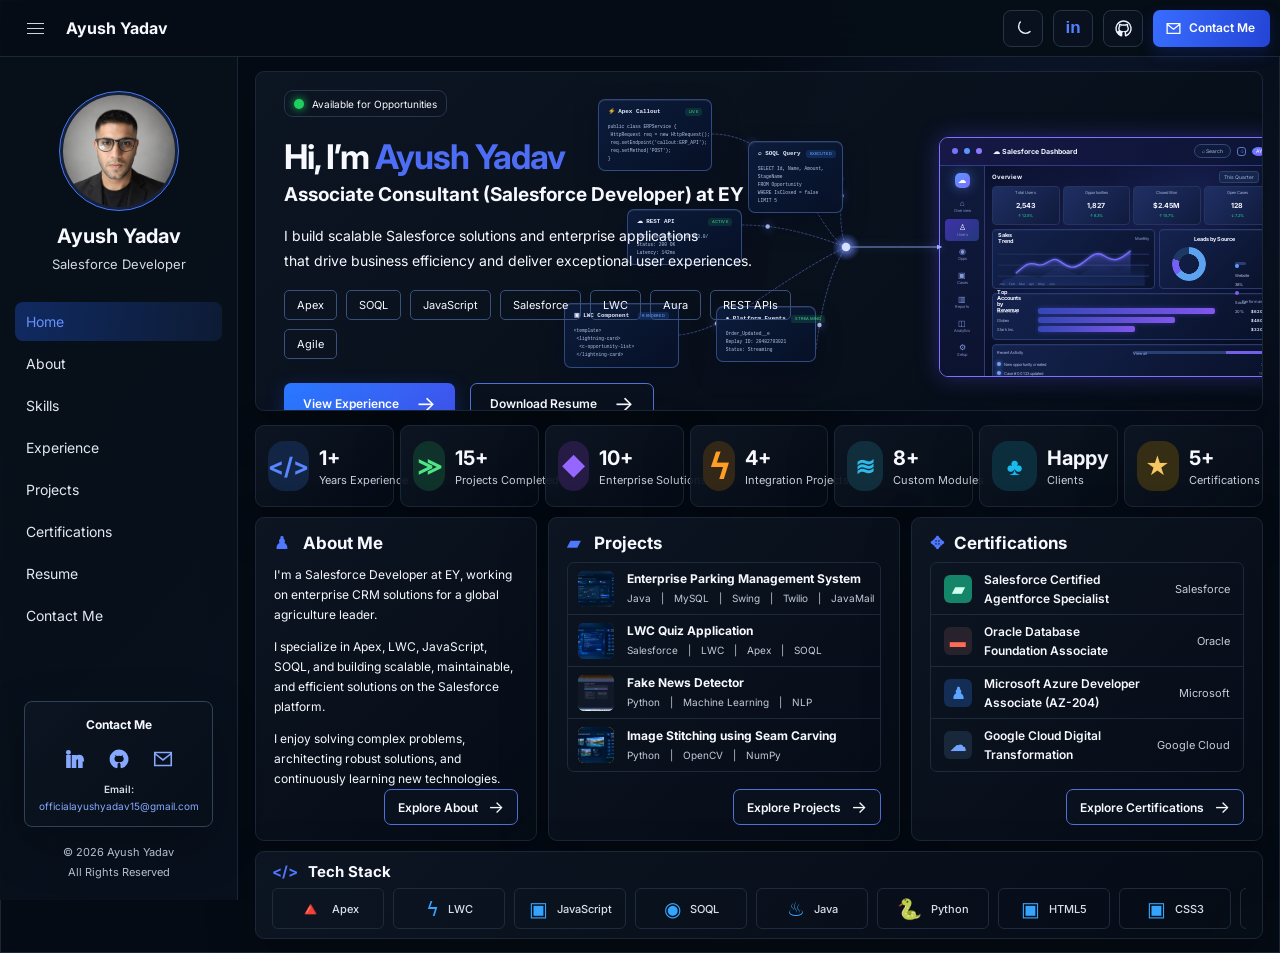
<file: index.html>
<!doctype html>
<html lang="en">
<head>
  <meta charset="utf-8">
  <meta name="viewport" content="width=device-width, initial-scale=1">
  <meta name="description" content="Ayush Yadav &#x2014; Salesforce Developer portfolio dashboard.">
  <title>Ayush Yadav | Salesforce Developer</title>
  <link rel="canonical" href="https://yadavayushportfolio.netlify.app/">
  <meta property="og:type" content="website">
  <meta property="og:site_name" content="Ayush Yadav">
  <meta property="og:title" content="Ayush Yadav | Salesforce Developer">
  <meta property="og:description" content="Ayush Yadav &#x2014; Salesforce Developer portfolio dashboard.">
  <meta property="og:url" content="https://yadavayushportfolio.netlify.app/">
  <meta property="og:image" content="https://yadavayushportfolio.netlify.app/IMAGES/PROFILE.png">
  <meta property="og:image:type" content="image/png">
  <meta property="og:image:width" content="1086">
  <meta property="og:image:height" content="1448">
  <meta property="og:image:alt" content="Ayush Yadav">
  <meta name="twitter:card" content="summary">
  <meta name="twitter:title" content="Ayush Yadav | Salesforce Developer">
  <meta name="twitter:description" content="Ayush Yadav &#x2014; Salesforce Developer portfolio dashboard.">
  <meta name="twitter:image" content="https://yadavayushportfolio.netlify.app/IMAGES/PROFILE.png">
  <meta name="twitter:image:alt" content="Ayush Yadav">
  <script type="application/ld+json">
  {
    "@context": "https://schema.org",
    "@graph": [
      {
        "@type": "WebSite",
        "@id": "https://yadavayushportfolio.netlify.app/#website",
        "url": "https://yadavayushportfolio.netlify.app/",
        "name": "Ayush Yadav | Salesforce Developer"
      },
      {
        "@type": "Person",
        "@id": "https://yadavayushportfolio.netlify.app/#person",
        "name": "Ayush Yadav",
        "url": "https://yadavayushportfolio.netlify.app/",
        "image": "https://yadavayushportfolio.netlify.app/IMAGES/PROFILE.png",
        "sameAs": [
          "https://github.com/officialayushyadav15"
        ]
      }
    ]
  }
  </script>
  <link rel="icon" type="image/png" href="IMAGES/LOGO.png">
  <link rel="preconnect" href="https://fonts.googleapis.com">
  <link rel="preconnect" href="https://fonts.gstatic.com" crossorigin>
  <link href="https://fonts.googleapis.com/css2?family=Inter:wght@400;500;600;700;800&display=swap" rel="stylesheet">
  <link rel="stylesheet" href="css/variables.css">
  <link rel="stylesheet" href="css/style.css">
  <link rel="stylesheet" href="css/sidebar.css">
  <link rel="stylesheet" href="css/header.css">
  <link rel="stylesheet" href="css/hero.css">
  <link rel="stylesheet" href="css/cards.css">
  <link rel="stylesheet" href="css/techstack.css">
  <link rel="stylesheet" href="css/animation.css">
  <link rel="stylesheet" href="css/responsive.css">
</head>
<body>
  <div class="app-shell">
    <header class="topbar">
      <button class="menu-button" type="button" aria-label="Open navigation" aria-expanded="false"><span></span><span></span><span></span></button>
      <strong class="topbar-name">Ayush Yadav</strong>
      <div class="topbar-actions">
        <button class="icon-button theme-toggle" type="button" aria-label="Toggle colour theme" aria-pressed="false"><svg viewBox="0 0 24 24" aria-hidden="true"><path d="M20.8 15.6A8.7 8.7 0 0 1 8.4 3.2 8.7 8.7 0 1 0 20.8 15.6Z"/></svg></button>
        <a class="icon-button linkedin" href="https://www.linkedin.com/in/ayush-yadav-dev/" aria-label="LinkedIn" target="_blank" rel="noreferrer">in</a>
        <a class="icon-button" href="https://github.com/officialayushyadav15" aria-label="GitHub" target="_blank" rel="noreferrer"><svg viewBox="0 0 24 24" aria-hidden="true"><path d="M12 2.6a9.5 9.5 0 0 0-3 18.5c.5.1.6-.2.6-.5v-1.8c-2.5.5-3-1.1-3-1.1-.4-1-1-1.3-1-1.3-.8-.6.1-.6.1-.6.9.1 1.4.9 1.4.9.8 1.3 2.1 1 2.6.7.1-.6.3-1 .6-1.2-2-.2-4.1-1-4.1-4.5 0-1 .4-1.8 1-2.4-.1-.2-.4-1.2.1-2.4 0 0 .8-.3 2.5.9a8.6 8.6 0 0 1 4.6 0c1.8-1.2 2.5-.9 2.5-.9.5 1.3.2 2.2.1 2.4.6.7 1 1.5 1 2.4 0 3.5-2.1 4.3-4.1 4.5.3.3.6.9.6 1.8v2.6c0 .3.2.6.6.5A9.5 9.5 0 0 0 12 2.6Z"/></svg></a>
        <a class="contact-top" href="pages/contact.html" aria-label="Contact Me"><svg viewBox="0 0 24 24" aria-hidden="true"><path d="M3 5h18v14H3zM3 6l9 7 9-7"/></svg>Contact Me</a>
      </div>
    </header>

    <aside class="sidebar" aria-label="Main navigation">
      <div class="identity">
        <div class="portrait"><img src="IMAGES/PROFILE.png" alt="Ayush Yadav"></div>
        <strong class="identity-name">Ayush Yadav</strong><p>Salesforce Developer</p>
      </div>
      <nav class="sidebar-nav">
        <a class="active" href="index.html">Home</a>
        <a href="pages/about.html">About</a>
        <a href="pages/skills.html">Skills</a>
        <a href="pages/experience.html">Experience</a>
        <a href="pages/projects.html">Projects</a>
        <a href="pages/certifications.html">Certifications</a>
        <a href="pages/resume.html">Resume</a>
        <a href="pages/contact.html">Contact Me</a>
      </nav>
      <div class="sidebar-footer">
        <div class="sidebar-foot"><strong>Contact Me</strong><div class="social-links"><a href="https://linkedin.com" aria-label="LinkedIn" target="_blank" rel="noreferrer"><svg viewBox="0 0 24 24" aria-hidden="true"><path d="M6.5 8.5H3.2V21h3.3V8.5ZM4.85 3C3.75 3 3 3.75 3 4.75s.72 1.75 1.82 1.75h.03c1.13 0 1.83-.75 1.83-1.75C6.65 3.75 5.97 3 4.85 3ZM21 13.84c0-3.77-2.01-5.52-4.69-5.52-2.16 0-3.13 1.19-3.67 2.03V8.5H9.3c.04 1.23 0 12.5 0 12.5h3.34v-6.98c0-.37.03-.74.14-1.01.24-.74.8-1.5 1.73-1.5 1.22 0 1.71.93 1.71 2.3V21H19.55v-7.16H21Z"/></svg></a><a href="https://github.com" aria-label="GitHub" target="_blank" rel="noreferrer"><svg viewBox="0 0 24 24" aria-hidden="true"><path d="M12 2.6a9.5 9.5 0 0 0-3 18.5c.5.1.6-.2.6-.5v-1.8c-2.5.5-3-1.1-3-1.1-.4-1-1-1.3-1-1.3-.8-.6.1-.6.1-.6.9.1 1.4.9 1.4.9.8 1.3 2.1 1 2.6.7.1-.6.3-1 .6-1.2-2-.2-4.1-1-4.1-4.5 0-1 .4-1.8 1-2.4-.1-.2-.4-1.2.1-2.4 0 0 .8-.3 2.5.9a8.6 8.6 0 0 1 4.6 0c1.8-1.2 2.5-.9 2.5-.9.5 1.3.2 2.2.1 2.4.6.7 1 1.5 1 2.4 0 3.5-2.1 4.3-4.1 4.5.3.3.6.9.6 1.8v2.6c0 .3.2.6.6.5A9.5 9.5 0 0 0 12 2.6Z"/></svg></a><a href="mailto:your-email@example.com" aria-label="Email"><svg viewBox="0 0 24 24" aria-hidden="true"><path d="M3 5h18v14H3zM3 6l9 7 9-7"/></svg></a></div><p class="sidebar-email"><span>Email:</span><a href="mailto:your-email@example.com">your-email@example.com</a></p></div>
        <small class="sidebar-copyright">&#xa9; 2026 Ayush Yadav<br>All Rights Reserved</small>
      </div>
    </aside>

    <main class="dashboard-main">
      <section class="hero-panel panel reveal">
        <div class="hero-copy"><span class="availability"><b></b>Available for Opportunities</span><h1>Hi, I&#x2019;m <em>Ayush Yadav</em></h1><h2>Associate Consultant (Salesforce Developer) at EY</h2><p>I build scalable Salesforce solutions and enterprise applications<br>that drive business efficiency and deliver exceptional user experiences.</p><div class="skill-pills"><span>Apex</span><span>SOQL</span><span>JavaScript</span><span>Salesforce</span><span>LWC</span><span>Aura</span><span>REST APIs</span><span>Agile</span></div><div class="hero-buttons"><a class="button primary" href="pages/experience.html">View Experience <b>&#x2192;</b></a><a class="button secondary" href="RESUME/Ayush_Yadav_Salesforce_Developer_Resume.pdf" download>Download Resume <b>&#x2192;</b></a></div></div>
        <div class="hero-architecture-layer"><div class="buildings"><article class="architecture-node node-apex"><header><b>&#x26a1; Apex Callout</b><em>LIVE</em></header><code>public class ERPService {<br>&nbsp;HttpRequest req = new HttpRequest();<br>&nbsp;req.setEndpoint(&#x27;callout:ERP_API&#x27;);<br>&nbsp;req.setMethod(&#x27;POST&#x27;);<br>}</code></article><article class="architecture-node node-soql"><header><b>&#x2315; SOQL Query</b><em>EXECUTED</em></header><code>SELECT Id, Name, Amount,<br>StageName<br>FROM Opportunity<br>WHERE IsClosed = false<br>LIMIT 5</code></article><article class="architecture-node node-rest"><header><b>&#x2601; REST API</b><em>ACTIVE</em></header><code>POST /services/data/v63.0/<br>Status: 200 OK<br>Latency: 142ms</code></article><article class="architecture-node node-lwc"><header><b>&#x25a3; LWC Component</b><em>RENDERED</em></header><code>&lt;template&gt;<br>&nbsp;&lt;lightning-card&gt;<br>&nbsp;&nbsp;&lt;c-opportunity-list&gt;<br>&nbsp;&lt;/lightning-card&gt;</code></article><article class="architecture-node node-events"><header><b>&#x25cf; Platform Events</b><em>STREAMING</em></header><code>Order_Updated__e<br>Replay ID: 20482793021<br>Status: Streaming</code></article></div><svg class="architecture-reference-flow" viewBox="0 0 400 340" aria-hidden="true"><defs><marker id="dash-arrow" markerWidth="5" markerHeight="5" refX="4" refY="2.5" orient="auto"><path d="M0,0 L5,2.5 L0,5Z"/></marker><radialGradient id="mergeGlow"><stop stop-color="#d5e1ff"/><stop offset=".35" stop-color="#809cff"/><stop offset="1" stop-color="#5d6fff" stop-opacity="0"/></radialGradient></defs><path class="ref-apex" d="M181 62C230 62 263 106 285 139C298 159 305 170 315 175"/><path class="ref-soql" d="M312 106C310 132 307 153 315 175"/><path class="ref-rest" d="M211 153C248 153 280 162 315 175"/><path class="ref-lwc" d="M148 263C198 258 248 207 315 175"/><path class="ref-events" d="M285 277C290 235 300 197 315 175"/><path class="ref-dashboard" d="M315 175C340 175 365 175 390 175" marker-end="url(#dash-arrow)"/><circle class="merge-bloom" cx="315" cy="175" r="14"/><circle class="merge-orb" cx="315" cy="175" r="3.4"><animate attributeName="r" values="3;4.4;3" dur="2.8s" repeatCount="indefinite"/></circle><circle class="ref-packet" r="2.2"><animateMotion dur="5.6s" repeatCount="indefinite" path="M181 62C230 62 263 106 285 139C298 159 305 170 315 175"/></circle><circle class="ref-packet" r="2.2"><animateMotion dur="5.1s" repeatCount="indefinite" path="M312 106C310 132 307 153 315 175"/></circle><circle class="ref-packet" r="2.2"><animateMotion dur="5.4s" repeatCount="indefinite" path="M211 153C248 153 280 162 315 175"/></circle><circle class="ref-packet" r="2.2"><animateMotion dur="6.2s" repeatCount="indefinite" path="M148 263C198 258 248 207 315 175"/></circle><circle class="ref-packet" r="2.2"><animateMotion dur="5.8s" repeatCount="indefinite" path="M285 277C290 235 300 197 315 175"/></circle></svg></div><div class="hero-art" aria-label="Salesforce analytics dashboard"><div class="stars">&#x2726;&#x3000; &#xb7;&#x3000;&#x2726;&#x3000; &#xb7;&#x3000;&#x2726;</div><svg class="architecture-link" viewBox="0 0 178 130" aria-hidden="true"><path d="M56 0V16M56 63V78C56 91 68 98 82 98H178"/><circle class="link-pulse" cx="118" cy="98" r="2.5"/></svg><div class="screen"><div class="screen-top"><i></i><i></i><i></i><strong>&#x2601; Salesforce Dashboard</strong><span>&#x2315; Search</span><u>&#x2667;</u><u>AY</u></div><div class="screen-body"><aside class="dashboard-nav"><b>&#x2601;</b><i>&#x2302;<small>Overview</small></i><i>&#x2659;<small>Users</small></i><i>&#x25c9;<small>Opps</small></i><i>&#x25a3;<small>Cases</small></i><i>&#x25a5;<small>Reports</small></i><i>&#x25eb;<small>Analytics</small></i><i>&#x2699;<small>Setup</small></i></aside><div class="dashboard-workspace"><div class="dashboard-title"><b>Overview</b><span>This Quarter</span><em>&#x2304;</em></div><div class="dashboard-kpis"><div><i>&#x2659;</i><small>Total Users</small><b>2,543</b><em>&#x2191; 12.5%</em></div><div><i>&#x265b;</i><small>Opportunities</small><b>1,827</b><em>&#x2191; 8.3%</em></div><div><i>$</i><small>Closed Won</small><b>$2.45M</b><em>&#x2191; 15.7%</em></div><div><i>&#x25a3;</i><small>Open Cases</small><b>128</b><em>&#x2193; 7.2%</em></div></div><div class="dashboard-widgets"><div class="line-card"><div class="card-label"><b>Sales Trend</b><span>Monthly</span></div><div class="chart-grid"><svg viewBox="0 0 180 48" aria-label="Sales trend line chart"><defs><linearGradient id="salesFill" x1="0" x2="0" y1="0" y2="1"><stop stop-color="#7565ff" stop-opacity=".45"/><stop offset="1" stop-color="#547dff" stop-opacity="0"/></linearGradient></defs><path class="chart-area" d="M4 41C17 30 22 23 36 28S56 13 70 23s20 12 33 3 20-20 34-11 22 7 39-8V46H4Z"/><path class="chart-line" d="M4 41C17 30 22 23 36 28S56 13 70 23s20 12 33 3 20-20 34-11 22 7 39-8"/></svg><small>Jan&#x3000; Feb&#x3000; Mar&#x3000; Apr&#x3000; May&#x3000; Jun</small></div></div><div class="donut-card"><b>Leads by Source</b><div class="donut"><span>2.5K</span></div><small><i></i>Website 38%<br><i></i>Social 20%</small></div><div class="bar-card"><div class="card-label"><b>Top Accounts by Revenue</b><span>Performance</span></div><div class="revenue-row"><small>Acme Corp</small><i style="--bar:88%"></i><b>$620K</b></div><div class="revenue-row"><small>Globex</small><i style="--bar:68%"></i><b>$480K</b></div><div class="revenue-row"><small>Stark Inc.</small><i style="--bar:48%"></i><b>$320K</b></div></div><div class="activity-card"><div class="card-label"><b>Recent Activity</b><span>View all</span></div><div><i></i><b>New opportunity created</b><small>2m</small></div><div><i></i><b>Case #00123 updated</b><small>15m</small></div></div></div></div></div></div>
      </section>

      <section class="metrics" aria-label="Career highlights">
        <article class="metric panel reveal"><b class="metric-icon code">&lt;/&gt;</b><div><strong>1+</strong><span>Years Experience</span></div></article><article class="metric panel reveal"><b class="metric-icon projects">&#x226b;</b><div><strong>15+</strong><span>Projects Completed</span></div></article><article class="metric panel reveal"><b class="metric-icon enterprise">&#x25c6;</b><div><strong>10+</strong><span>Enterprise Solutions</span></div></article><article class="metric panel reveal"><b class="metric-icon integration">&#x3df;</b><div><strong>4+</strong><span>Integration Projects</span></div></article><article class="metric panel reveal"><b class="metric-icon modules">&#x224b;</b><div><strong>8+</strong><span>Custom Modules</span></div></article><article class="metric panel reveal"><b class="metric-icon clients">&#x2663;</b><div><strong>Happy</strong><span>Clients</span></div></article><article class="metric panel reveal"><b class="metric-icon certifications">&#x2605;</b><div><strong>5+</strong><span>Certifications</span></div></article>
      </section>

      <section class="content-grid">
        <article class="about-panel panel reveal">
            <h2>
                <i>&#x265f;</i>
                About Me
            </h2>
            <p>
                I'm a Salesforce Developer at EY, working on enterprise CRM solutions for a global agriculture leader.
            </p>
            <p>I specialize in Apex, LWC, JavaScript, SOQL, and building scalable, maintainable, and efficient solutions on the Salesforce platform.</p><p>I enjoy solving complex problems, architecting robust solutions, and continuously learning new technologies.</p><a class="button secondary card-cta" href="pages/about.html">Explore About <b>&#x2192;</b></a></article>
        <article class="project-panel panel reveal">
          <header>
              <h2>
                  <i>&#x25b0;</i>
                  Projects
              </h2>
          </header>

          <div class="project-list">

              <a href="pages/projects.html">
                  <b class="project-mark blue" data-project-logo="parkiva"></b>
                  <span>
                      <strong>Enterprise Parking Management System</strong>
                      <small>Java&#x3000;|&#x3000;MySQL&#x3000;|&#x3000;Swing&#x3000;|&#x3000;Twilio&#x3000;|&#x3000;JavaMail</small>
                  </span>                  
              </a>

              <a href="pages/projects.html">
                  <b class="project-mark purple" data-project-logo="salesforceQuiz"></b>
                  <span>
                      <strong>LWC Quiz Application</strong>
                      <small>Salesforce&#x3000;|&#x3000;LWC&#x3000;|&#x3000;Apex&#x3000;|&#x3000;SOQL</small>
                  </span>
              </a>

              <a href="pages/projects.html">
                  <b class="project-mark green" data-project-logo="authentiscan"></b>
                  <span>
                      <strong>Fake News Detector</strong>
                      <small>Python&#x3000;|&#x3000;Machine Learning&#x3000;|&#x3000;NLP</small>
                  </span>
              </a>

              <a href="pages/projects.html">
                  <b class="project-mark orange" data-project-logo="imageStitching"></b>
                  <span>
                      <strong>Image Stitching using Seam Carving</strong>
                      <small>Python&#x3000;|&#x3000;OpenCV&#x3000;|&#x3000;NumPy</small>
                  </span>
              </a>

          </div>

          <a class="button secondary card-cta" href="pages/projects.html">
              Explore Projects
              <b>&#x2192;</b>
          </a>
      </article>
        <article class="cert-panel panel reveal"><header><h2><i>&#x2725;</i>Certifications</h2></header><div class="cert-list"><div><b class="cert-mark green">&#x25b0;</b><span>Salesforce Certified<br>Agentforce Specialist</span><small>Salesforce</small></div><div><b class="cert-mark red">&#x25ac;</b><span>Oracle Database<br>Foundation Associate</span><small>Oracle</small></div><div><b class="cert-mark azure">&#x265f;</b><span>Microsoft Azure Developer<br>Associate (AZ-204)</span><small>Microsoft</small></div><div><b class="cert-mark cloud">&#x2601;</b><span>Google Cloud Digital<br>Transformation</span><small>Google Cloud</small></div></div><a class="button secondary card-cta" href="pages/certifications.html">Explore Certifications <b>&#x2192;</b></a></article>
      </section>
      <section class="tech-panel panel reveal"><h2><i>&lt;/&gt;</i>Tech Stack</h2><div class="tech-marquee"><div class="tech-list tech-track"><span>&#x1f53a; <b>Apex</b></span><span>&#x3df; <b>LWC</b></span><span>&#x25a3; <b>JavaScript</b></span><span>&#x25c9; <b>SOQL</b></span><span>&#x2668; <b>Java</b></span><span>&#x1f40d; <b>Python</b></span><span>&#x25a3; <b>HTML5</b></span><span>&#x25a3; <b>CSS3</b></span><span>&#x25c6; <b>Git</b></span><span>&#x2301; <b>VS Code</b></span><span>&#x25d2; <b>MySQL</b></span><span>&#x25b3; <b>Azure</b></span><span>&#x2601; <b>GCP</b></span><span aria-hidden="true">&#x1f53a; <b>Apex</b></span><span aria-hidden="true">&#x3df; <b>LWC</b></span><span aria-hidden="true">&#x25a3; <b>JavaScript</b></span><span aria-hidden="true">&#x25c9; <b>SOQL</b></span><span aria-hidden="true">&#x2668; <b>Java</b></span><span aria-hidden="true">&#x1f40d; <b>Python</b></span><span aria-hidden="true">&#x25a3; <b>HTML5</b></span><span aria-hidden="true">&#x25a3; <b>CSS3</b></span><span aria-hidden="true">&#x25c6; <b>Git</b></span><span aria-hidden="true">&#x2301; <b>VS Code</b></span><span aria-hidden="true">&#x25d2; <b>MySQL</b></span><span aria-hidden="true">&#x25b3; <b>Azure</b></span><span aria-hidden="true">&#x2601; <b>GCP</b></span></div></div></section>
    </main>
  </div>
  <script src="JS/project-logos.js"></script>
  <script src="JS/script.js"></script>
  <script src="JS/theme.js"></script>
  <script src="JS/loader.js"></script>
</body>
</html>
</file>
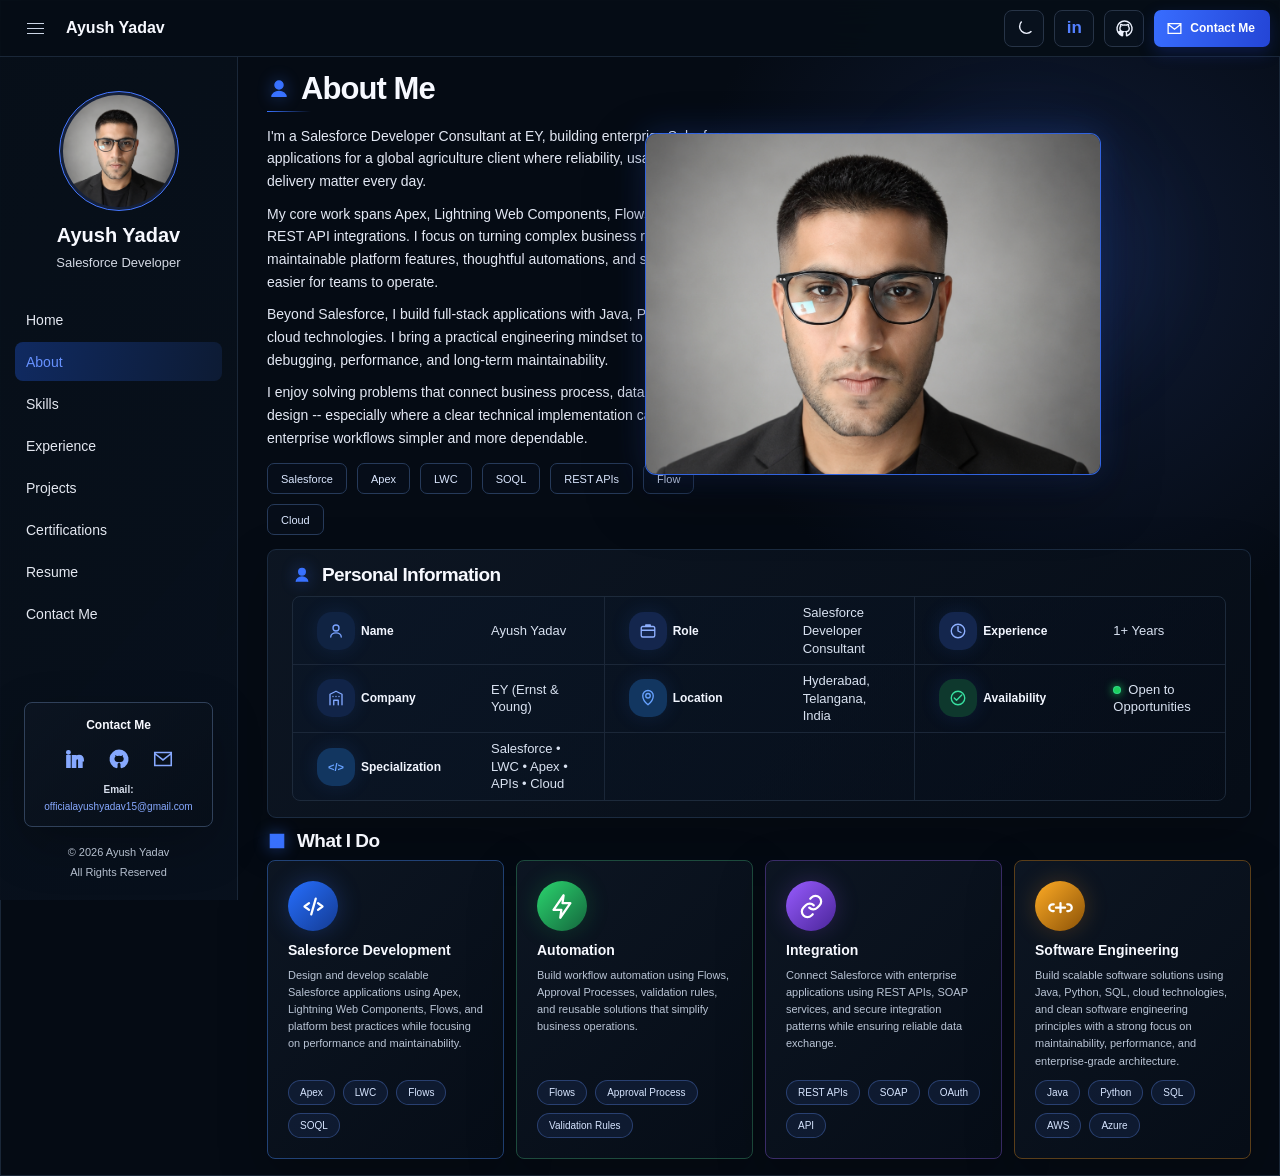
<file: pages/about.html>
<!doctype html>
<html lang="en">
    <head>
        <meta charset="utf-8">
        <meta name="viewport" content="width=device-width,initial-scale=1">
        <meta name="description" content="Learn about Ayush Yadav, a Salesforce Developer focused on enterprise CRM solutions, Apex, LWC, and API integrations.">
        <title>About | Ayush Yadav</title>
        <link rel="canonical" href="https://yadavayushportfolio.netlify.app/pages/about.html">
        <meta property="og:type" content="website">
        <meta property="og:site_name" content="Ayush Yadav">
        <meta property="og:title" content="About | Ayush Yadav">
        <meta property="og:description" content="Learn about Ayush Yadav, a Salesforce Developer focused on enterprise CRM solutions, Apex, LWC, and API integrations.">
        <meta property="og:url" content="https://yadavayushportfolio.netlify.app/pages/about.html">
        <meta property="og:image" content="https://yadavayushportfolio.netlify.app/IMAGES/PROFILE.png">
        <meta property="og:image:type" content="image/png">
        <meta property="og:image:width" content="1086">
        <meta property="og:image:height" content="1448">
        <meta property="og:image:alt" content="Ayush Yadav">
        <meta name="twitter:card" content="summary">
        <meta name="twitter:title" content="About | Ayush Yadav">
        <meta name="twitter:description" content="Learn about Ayush Yadav, a Salesforce Developer focused on enterprise CRM solutions, Apex, LWC, and API integrations.">
        <meta name="twitter:image" content="https://yadavayushportfolio.netlify.app/IMAGES/PROFILE.png">
        <meta name="twitter:image:alt" content="Ayush Yadav">
        <link rel="icon" type="image/png" href="../IMAGES/LOGO.png">
        <link rel="stylesheet" href="../css/variables.css">
        <link rel="stylesheet" href="../css/style.css">
        <link rel="stylesheet" href="../css/sidebar.css">
        <link rel="stylesheet" href="../css/header.css">
        <link rel="stylesheet" href="../css/responsive.css">
        <link rel="stylesheet" href="../css/about.css">
    </head>
    <body>
        <div class="app-shell">
            <main class="dashboard-main inner-page about-page">
                <section class="about-hero reveal" aria-labelledby="about-title">
                    <div class="about-copy">
                        <h1 id="about-title">
                            <svg viewBox="0 0 24 24" aria-hidden="true">
                                <path d="M12 12a4 4 0 1 0 0-8 4 4 0 0 0 0 8Zm-7 8c0-3.1 3.1-5.6 7-5.6s7 2.5 7 5.6"/>
                            </svg>
                            About Me
                        </h1>

                        <p>I'm a Salesforce Developer Consultant at EY, building enterprise Salesforce applications for a global agriculture client where reliability, usability, and clean delivery matter every day.</p>
                        <p>My core work spans Apex, Lightning Web Components, Flows, SOQL, and REST API integrations. I focus on turning complex business requirements into maintainable platform features, thoughtful automations, and solutions that are easier for teams to operate.</p>
                        <p>Beyond Salesforce, I build full-stack applications with Java, Python, SQL, and cloud technologies. I bring a practical engineering mindset to architecture, debugging, performance, and long-term maintainability.</p>
                        <p>I enjoy solving problems that connect business process, data, and software design -- especially where a clear technical implementation can make enterprise workflows simpler and more dependable.</p>

                        <div class="about-tech-pills" aria-label="Core technologies">
                            <span>Salesforce</span>
                            <span>Apex</span>
                            <span>LWC</span>
                            <span>SOQL</span>
                            <span>REST APIs</span>
                            <span>Flow</span>
                            <span>Cloud</span>
                        </div>
                    </div>

                    <aside class="about-photo-card" aria-label="Profile photo">
                        <img src="../IMAGES/PROFILE.png" alt="Ayush Yadav profile">
                    </aside>
                </section>

                <section class="info-panel panel reveal" aria-labelledby="personal-title">
                    <h2 id="personal-title">
                        <svg viewBox="0 0 24 24" aria-hidden="true">
                            <path d="M12 12a4 4 0 1 0 0-8 4 4 0 0 0 0 8Zm-7 8c0-3.1 3.1-5.6 7-5.6s7 2.5 7 5.6"/>
                        </svg>
                        Personal Information
                    </h2>

                    <div class="info-list">
                        <div class="info-column">
                            <div class="info-row">
                                <div class="info-icon name">
                                    <svg viewBox="0 0 24 24" aria-hidden="true"><path d="M12 12a4 4 0 1 0 0-8 4 4 0 0 0 0 8Zm-7 8c0-3.1 3.1-5.6 7-5.6s7 2.5 7 5.6"/></svg>
                                </div>
                                <span>Name</span>
                                <strong>Ayush Yadav</strong>
                            </div>
                            <div class="info-row">
                                <div class="info-icon company">
                                    <svg viewBox="0 0 24 24" aria-hidden="true"><path d="M4 21V7l8-4 8 4v14M9 21v-6h6v6M8 10h.01M12 10h.01M16 10h.01"/></svg>
                                </div>
                                <span>Company</span>
                                <strong>EY (Ernst &amp; Young)</strong>
                            </div>
                            <div class="info-row">
                                <div class="info-icon spec">&lt;/&gt;</div>
                                <span>Specialization</span>
                                <strong>Salesforce &bull; LWC &bull; Apex &bull; APIs &bull; Cloud</strong>
                            </div>
                        </div>

                        <div class="info-column">
                            <div class="info-row">
                                <div class="info-icon role">
                                    <svg viewBox="0 0 24 24" aria-hidden="true"><path d="M10 6h4M9 6V4h6v2m-12 5h18m-2-5H5a2 2 0 0 0-2 2v10a2 2 0 0 0 2 2h14a2 2 0 0 0 2-2V8a2 2 0 0 0-2-2Z"/></svg>
                                </div>
                                <span>Role</span>
                                <strong>Salesforce Developer Consultant</strong>
                            </div>
                            <div class="info-row">
                                <div class="info-icon location">
                                    <svg viewBox="0 0 24 24" aria-hidden="true"><path d="M12 21s7-5.3 7-12a7 7 0 1 0-14 0c0 6.7 7 12 7 12Zm0-9a3 3 0 1 0 0-6 3 3 0 0 0 0 6Z"/></svg>
                                </div>
                                <span>Location</span>
                                <strong>Hyderabad, Telangana, India</strong>
                            </div>
                        </div>

                        <div class="info-column">
                            <div class="info-row">
                                <div class="info-icon role">
                                    <svg viewBox="0 0 24 24" aria-hidden="true"><path d="M12 6v6l4 2M21 12a9 9 0 1 1-18 0 9 9 0 0 1 18 0Z"/></svg>
                                </div>
                                <span>Experience</span>
                                <strong>1+ Years</strong>
                            </div>
                            <div class="info-row">
                                <div class="info-icon availability">
                                    <svg viewBox="0 0 24 24" aria-hidden="true"><path d="m7 12 3 3 7-7M21 12a9 9 0 1 1-18 0 9 9 0 0 1 18 0Z"/></svg>
                                </div>
                                <span>Availability</span>
                                <strong><i></i>Open to Opportunities</strong>
                            </div>
                            <div class="info-row info-row-empty" aria-hidden="true"></div>
                        </div>
                    </div>
                </section>

                <section class="what-i-do reveal" aria-labelledby="services-title">
                    <h2 id="services-title">
                        <svg viewBox="0 0 24 24" aria-hidden="true">
                            <path d="M4 4h16v16H4zM8 12h8M12 8v8"/>
                        </svg>
                        What I Do
                    </h2>

                    <div class="service-grid">
                        <article class="service-card panel blue-card">
                            <div class="service-icon">
                                <svg viewBox="0 0 24 24" aria-hidden="true"><path d="m8 9-4 3 4 3m8-6 4 3-4 3M14 5l-4 14"/></svg>
                            </div>
                            <h3>Salesforce Development</h3>
                            <p>Design and develop scalable Salesforce applications using Apex, Lightning Web Components, Flows, and platform best practices while focusing on performance and maintainability.</p>
                            <div class="card-chips">
                                <span>Apex</span>
                                <span>LWC</span>
                                <span>Flows</span>
                                <span>SOQL</span>
                            </div>
                        </article>

                        <article class="service-card panel green-card">
                            <div class="service-icon">
                                <svg viewBox="0 0 24 24" aria-hidden="true"><path d="m13 2-9 13h7l-1 7 9-13h-7l1-7Z"/></svg>
                            </div>
                            <h3>Automation</h3>
                            <p>Build workflow automation using Flows, Approval Processes, validation rules, and reusable solutions that simplify business operations.</p>
                            <div class="card-chips">
                                <span>Flows</span>
                                <span>Approval Process</span>
                                <span>Validation Rules</span>
                            </div>
                        </article>

                        <article class="service-card panel purple-card">
                            <div class="service-icon">
                                <svg viewBox="0 0 24 24" aria-hidden="true"><path d="M10 13a5 5 0 0 0 7.1.1l2-2a5 5 0 0 0-7.1-7.1l-1.1 1.1M14 11a5 5 0 0 0-7.1-.1l-2 2A5 5 0 0 0 12 20l1.1-1.1"/></svg>
                            </div>
                            <h3>Integration</h3>
                            <p>Connect Salesforce with enterprise applications using REST APIs, SOAP services, and secure integration patterns while ensuring reliable data exchange.</p>
                            <div class="card-chips">
                                <span>REST APIs</span>
                                <span>SOAP</span>
                                <span>OAuth</span>
                                <span>API</span>
                            </div>
                        </article>

                        <article class="service-card panel amber-card">
                            <div class="service-icon">
                                <svg viewBox="0 0 24 24" aria-hidden="true"><path d="M18 10h1a3 3 0 0 1 0 6h-1M6 10H5a3 3 0 0 0 0 6h1m2-3h8m-4-4v8"/></svg>
                            </div>
                            <h3>Software Engineering</h3>
                            <p>Build scalable software solutions using Java, Python, SQL, cloud technologies, and clean software engineering principles with a strong focus on maintainability, performance, and enterprise-grade architecture.</p>
                            <div class="card-chips">
                                <span>Java</span>
                                <span>Python</span>
                                <span>SQL</span>
                                <span>AWS</span>
                                <span>Azure</span>
                            </div>
                        </article>
                    </div>
                </section>
            </main>
        </div>
        <script src="../JS/script.js"></script>
        <script src="../JS/theme.js"></script>
    </body>
</html>
</file>
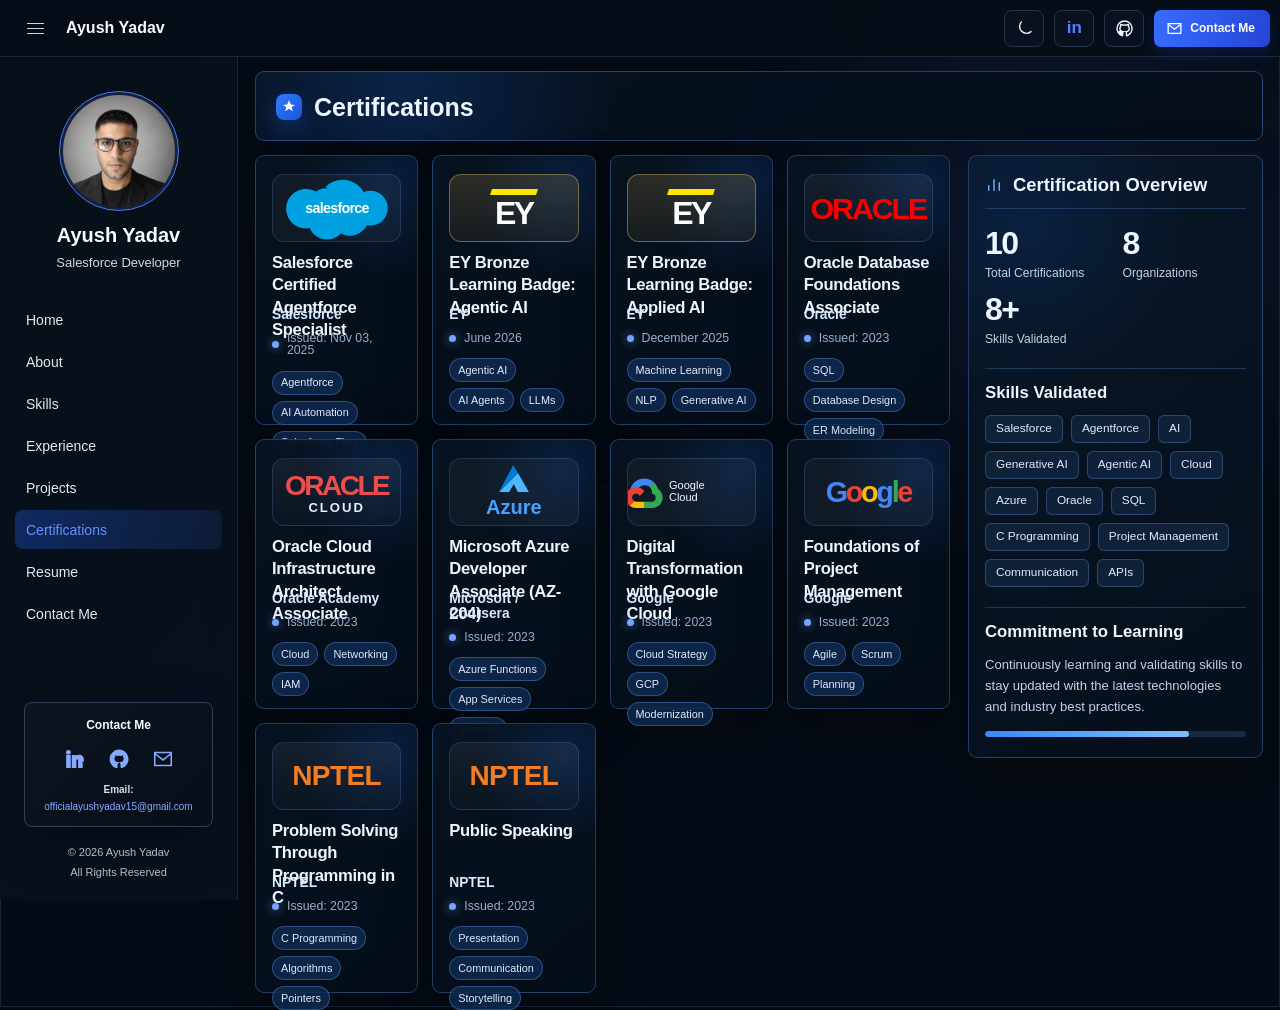
<file: pages/certifications.html>
<!doctype html>
<html lang="en">
    <head>
        <meta charset="utf-8">
        <meta name="viewport" content="width=device-width,initial-scale=1">
        <meta name="description" content="View Ayush Yadav's professional certifications across Salesforce, cloud, databases, and technology.">
        <title>Certifications | Ayush Yadav</title>
        <link rel="canonical" href="https://yadavayushportfolio.netlify.app/pages/certifications.html">
        <meta property="og:type" content="website">
        <meta property="og:site_name" content="Ayush Yadav">
        <meta property="og:title" content="Certifications | Ayush Yadav">
        <meta property="og:description" content="View Ayush Yadav's professional certifications across Salesforce, cloud, databases, and technology.">
        <meta property="og:url" content="https://yadavayushportfolio.netlify.app/pages/certifications.html">
        <meta property="og:image" content="https://yadavayushportfolio.netlify.app/IMAGES/PROFILE.png">
        <meta property="og:image:type" content="image/png">
        <meta property="og:image:width" content="1086">
        <meta property="og:image:height" content="1448">
        <meta property="og:image:alt" content="Ayush Yadav">
        <meta name="twitter:card" content="summary">
        <meta name="twitter:title" content="Certifications | Ayush Yadav">
        <meta name="twitter:description" content="View Ayush Yadav's professional certifications across Salesforce, cloud, databases, and technology.">
        <meta name="twitter:image" content="https://yadavayushportfolio.netlify.app/IMAGES/PROFILE.png">
        <meta name="twitter:image:alt" content="Ayush Yadav">
        <link rel="icon" type="image/png" href="../IMAGES/LOGO.png">
        <link rel="stylesheet" href="../css/variables.css">
        <link rel="stylesheet" href="../css/style.css">
        <link rel="stylesheet" href="../css/sidebar.css">
        <link rel="stylesheet" href="../css/header.css">
        <link rel="stylesheet" href="../css/responsive.css">
        <link rel="stylesheet" href="../css/certifications.css">
    </head>
    <body>
        <div class="app-shell">
            <main class="dashboard-main inner-page certifications-page">
                <section class="panel cert-header">
                    <div class="cert-header-row">
                        <span class="cert-header-icon" aria-hidden="true">
                            <svg viewBox="0 0 24 24">
                                <path d="m12 2 2.7 6.2L21 9l-5 3.3 1.8 6.2-5.8-3.7-5.8 3.7L8 12.3 3 9l6.3-.8L12 2Z"/>
                            </svg>
                        </span>
                        <h1>Certifications</h1>
                    </div>
                </section>

                <div class="certifications-layout">
                    <section class="cert-grid" aria-label="Certification portfolio">
                        <article class="panel cert-card">
                            <div class="cert-brand brand-salesforce">
                                <svg class="salesforce-logo" viewBox="0 0 180 112" role="img" aria-label="Salesforce">
                                    <path d="M71.4 22.7c7-7.3 16.9-11.8 27.8-11.8 14.5 0 27.2 8 33.8 19.9 3.3-1.4 6.9-2.1 10.7-2.1 15.4 0 27.9 12.5 27.9 27.9s-12.5 27.9-27.9 27.9c-1.9 0-3.7-.2-5.5-.5-5.3 9.9-15.8 16.7-27.9 16.7-5 0-9.8-1.2-14-3.3-5.5 5.9-13.3 9.6-22.1 9.6-12.6 0-23.4-7.7-27.9-18.6-2 .4-4.1.7-6.2.7-17.5 0-31.7-14.2-31.7-31.7s14.2-31.7 31.7-31.7c5.9 0 11.5 1.6 16.2 4.5 4-3.4 9.2-5.5 14.8-5.5 1.5 0 2.9.1 4.3.4Z"/>
                                    <text x="90" y="64" text-anchor="middle">salesforce</text>
                                </svg>
                            </div>
                            <h2>Salesforce Certified Agentforce Specialist</h2>
                            <div class="cert-issuer">Salesforce</div>
                            <div class="cert-date"><span class="mini-dot"></span>Issued: Nov 03, 2025</div>
                            <div class="cert-skills">
                                <span>Agentforce</span>
                                <span>AI Automation</span>
                                <span>Salesforce Flow</span>
                            </div>
                        </article>

                        <article class="panel cert-card">
                            <div class="cert-brand brand-ey">
                                <span class="ey-logo-mark"></span>
                                <span class="brand-word">EY</span>
                            </div>
                            <h2>EY Bronze Learning Badge: Agentic AI</h2>
                            <div class="cert-issuer">EY</div>
                            <div class="cert-date"><span class="mini-dot"></span>June 2026</div>
                            <div class="cert-skills">
                                <span>Agentic AI</span>
                                <span>AI Agents</span>
                                <span>LLMs</span>
                            </div>
                        </article>

                        <article class="panel cert-card">
                            <div class="cert-brand brand-ey">
                                <span class="ey-logo-mark"></span>
                                <span class="brand-word">EY</span>
                            </div>
                            <h2>EY Bronze Learning Badge: Applied AI</h2>
                            <div class="cert-issuer">EY</div>
                            <div class="cert-date"><span class="mini-dot"></span>December 2025</div>
                            <div class="cert-skills">
                                <span>Machine Learning</span>
                                <span>NLP</span>
                                <span>Generative AI</span>
                            </div>
                        </article>

                        <article class="panel cert-card">
                            <div class="cert-brand brand-oracle-red">
                                <span class="brand-word">Oracle</span>
                            </div>
                            <h2>Oracle Database Foundations Associate</h2>
                            <div class="cert-issuer">Oracle</div>
                            <div class="cert-date"><span class="mini-dot"></span>Issued: 2023</div>
                            <div class="cert-skills">
                                <span>SQL</span>
                                <span>Database Design</span>
                                <span>ER Modeling</span>
                            </div>
                        </article>

                        <article class="panel cert-card">
                            <div class="cert-brand brand-oracle-cloud">
                                <span class="brand-word">ORACLE</span>
                                <small>CLOUD</small>
                            </div>
                            <h2>Oracle Cloud Infrastructure Architect Associate</h2>
                            <div class="cert-issuer">Oracle Academy</div>
                            <div class="cert-date"><span class="mini-dot"></span>Issued: 2023</div>
                            <div class="cert-skills">
                                <span>Cloud</span>
                                <span>Networking</span>
                                <span>IAM</span>
                            </div>
                        </article>

                        <article class="panel cert-card">
                            <div class="cert-brand brand-microsoft">
                                <span class="azure-mark" aria-hidden="true"></span>
                                <span class="brand-word">Azure</span>
                            </div>
                            <h2>Microsoft Azure Developer Associate (AZ-204)</h2>
                            <div class="cert-issuer">Microsoft / Coursera</div>
                            <div class="cert-date"><span class="mini-dot"></span>Issued: 2023</div>
                            <div class="cert-skills">
                                <span>Azure Functions</span>
                                <span>App Services</span>
                                <span>Security</span>
                            </div>
                        </article>

                        <article class="panel cert-card">
                            <div class="cert-brand brand-google">
                                <svg class="google-cloud-logo" viewBox="0 0 220 54" role="img" aria-label="Google Cloud">
                                    <path fill="#4285F4" d="M38.2 18.2h1.9l5.5-5.5.3-2.3A24.8 24.8 0 0 0 5.7 22.5c.6-.4 1.3-.6 2.1-.6l11-.2s.6-1 .9-.9a13.7 13.7 0 0 1 18.5-2.6Z"/>
                                    <path fill="#34A853" d="M53.5 22.5a25 25 0 0 0-7.6-12.1l-7.7 7.8a13.7 13.7 0 0 1 5 10.8v1.4a6.9 6.9 0 0 1 0 13.7H29.4L28 45.5v8.2l1.4 1.3h13.8a17.8 17.8 0 0 0 10.3-32.5Z"/>
                                    <path fill="#FBBC05" d="M15.6 55h13.8V44.1H15.6a6.8 6.8 0 0 1-2.8-.6l-2 .6-5.5 5.5-.5 1.9A17.7 17.7 0 0 0 15.6 55Z"/>
                                    <path fill="#EA4335" d="M15.6 19.4A17.8 17.8 0 0 0 4.8 51.5l8-8a6.9 6.9 0 1 1 9.1-9.1l8-8a17.7 17.7 0 0 0-14.3-7Z"/>
                                    <text x="72" y="22">Google</text>
                                    <text x="72" y="43">Cloud</text>
                                </svg>
                            </div>
                            <h2>Digital Transformation with Google Cloud</h2>
                            <div class="cert-issuer">Google</div>
                            <div class="cert-date"><span class="mini-dot"></span>Issued: 2023</div>
                            <div class="cert-skills">
                                <span>Cloud Strategy</span>
                                <span>GCP</span>
                                <span>Modernization</span>
                            </div>
                        </article>

                        <article class="panel cert-card">
                            <div class="cert-brand brand-google">
                                <span class="google-word"><i>G</i><i>o</i><i>o</i><i>g</i><i>l</i><i>e</i></span>
                            </div>
                            <h2>Foundations of Project Management</h2>
                            <div class="cert-issuer">Google</div>
                            <div class="cert-date"><span class="mini-dot"></span>Issued: 2023</div>
                            <div class="cert-skills">
                                <span>Agile</span>
                                <span>Scrum</span>
                                <span>Planning</span>
                            </div>
                        </article>

                        <article class="panel cert-card">
                            <div class="cert-brand brand-nptel">
                                <span class="nptel-wordmark">NPTEL</span>
                            </div>
                            <h2>Problem Solving Through Programming in C</h2>
                            <div class="cert-issuer">NPTEL</div>
                            <div class="cert-date"><span class="mini-dot"></span>Issued: 2023</div>
                            <div class="cert-skills">
                                <span>C Programming</span>
                                <span>Algorithms</span>
                                <span>Pointers</span>
                            </div>
                        </article>

                        <article class="panel cert-card">
                            <div class="cert-brand brand-nptel">
                                <span class="nptel-wordmark">NPTEL</span>
                            </div>
                            <h2>Public Speaking</h2>
                            <div class="cert-issuer">NPTEL</div>
                            <div class="cert-date"><span class="mini-dot"></span>Issued: 2023</div>
                            <div class="cert-skills">
                                <span>Presentation</span>
                                <span>Communication</span>
                                <span>Storytelling</span>
                            </div>
                        </article>
                    </section>

                    <aside class="panel cert-sidebar">
                        <h2>
                            <span class="sidebar-title-icon" aria-hidden="true">
                                <svg viewBox="0 0 24 24">
                                    <path d="M5 19v-6M12 19V5M19 19V9"/>
                                </svg>
                            </span>
                            Certification Overview
                        </h2>

                        <div class="overview-stats">
                            <div class="overview-stat">
                                <strong>10</strong>
                                <span>Total Certifications</span>
                            </div>
                            <div class="overview-stat">
                                <strong>8</strong>
                                <span>Organizations</span>
                            </div>
                            <div class="overview-stat">
                                <strong>8+</strong>
                                <span>Skills Validated</span>
                            </div>
                        </div>

                        <div class="sidebar-section">
                            <h3>Skills Validated</h3>
                            <div class="chip-list">
                                <span>Salesforce</span>
                                <span>Agentforce</span>
                                <span>AI</span>
                                <span>Generative AI</span>
                                <span>Agentic AI</span>
                                <span>Cloud</span>
                                <span>Azure</span>
                                <span>Oracle</span>
                                <span>SQL</span>
                                <span>C Programming</span>
                                <span>Project Management</span>
                                <span>Communication</span>
                                <span>APIs</span>
                            </div>
                        </div>

                        <div class="sidebar-section commitment-box">
                            <h3>Commitment to Learning</h3>
                            <p>Continuously learning and validating skills to stay updated with the latest technologies and industry best practices.</p>
                            <div class="learn-bar"><span></span></div>
                        </div>
                    </aside>
                </div>
            </main>
        </div>

        <script src="../JS/script.js"></script>
        <script src="../JS/theme.js"></script>
    </body>
</html>
</file>
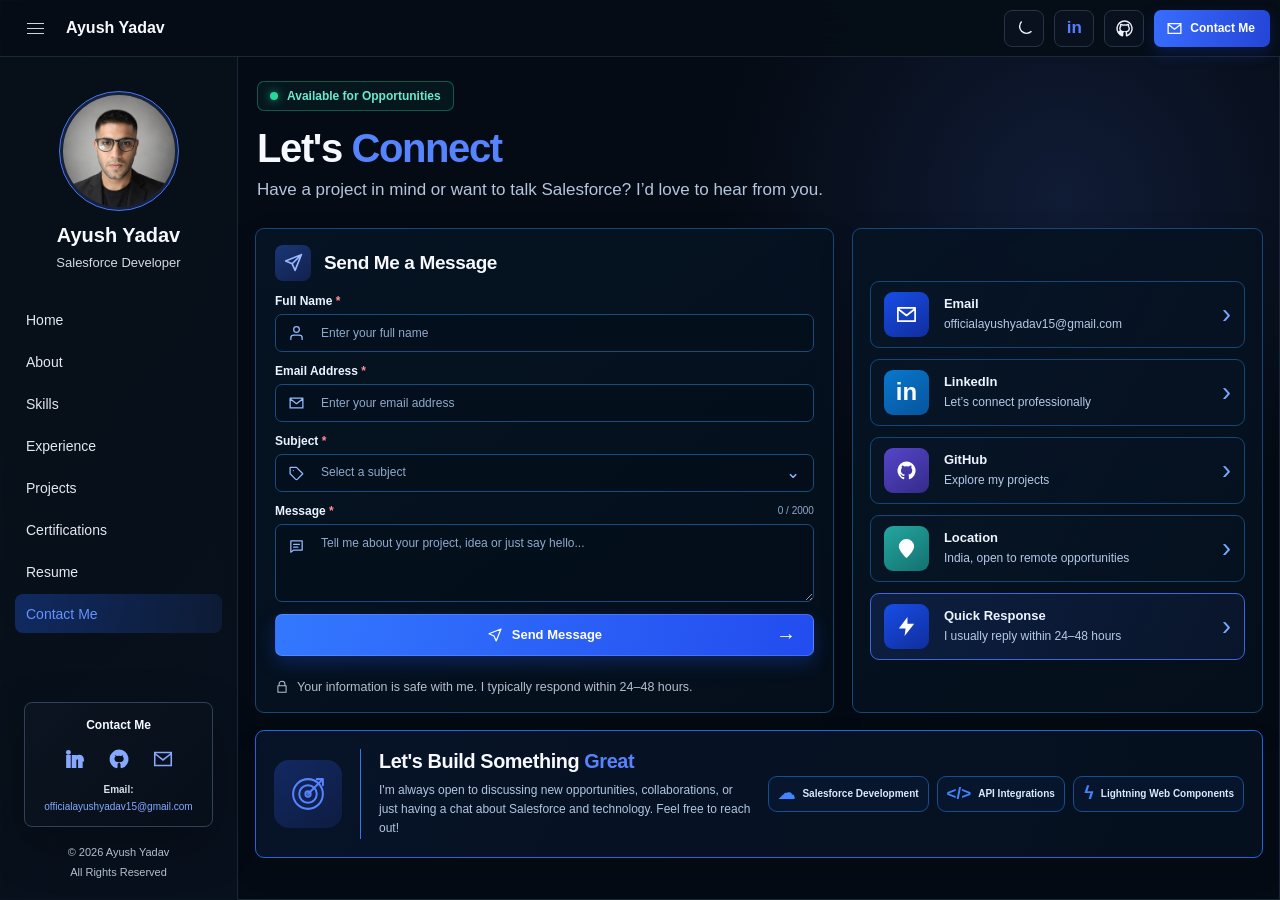
<file: pages/contact.html>
<!doctype html>
<html lang="en">
    <head>
        <meta charset="utf-8">
        <meta name="viewport" content="width=device-width,initial-scale=1">
        <meta name="description" content="Get in touch with Ayush Yadav about Salesforce development, API integrations, and collaboration.">
        <title>Contact | Ayush Yadav</title>
        <link rel="canonical" href="https://yadavayushportfolio.netlify.app/pages/contact.html">
        <meta property="og:type" content="website">
        <meta property="og:site_name" content="Ayush Yadav">
        <meta property="og:title" content="Contact | Ayush Yadav">
        <meta property="og:description" content="Get in touch with Ayush Yadav about Salesforce development, API integrations, and collaboration.">
        <meta property="og:url" content="https://yadavayushportfolio.netlify.app/pages/contact.html">
        <meta property="og:image" content="https://yadavayushportfolio.netlify.app/IMAGES/PROFILE.png">
        <meta property="og:image:type" content="image/png">
        <meta property="og:image:width" content="1086">
        <meta property="og:image:height" content="1448">
        <meta property="og:image:alt" content="Ayush Yadav">
        <meta name="twitter:card" content="summary">
        <meta name="twitter:title" content="Contact | Ayush Yadav">
        <meta name="twitter:description" content="Get in touch with Ayush Yadav about Salesforce development, API integrations, and collaboration.">
        <meta name="twitter:image" content="https://yadavayushportfolio.netlify.app/IMAGES/PROFILE.png">
        <meta name="twitter:image:alt" content="Ayush Yadav">
        <link rel="icon" type="image/png" href="../IMAGES/LOGO.png">
        <link rel="stylesheet" href="../css/variables.css">
        <link rel="stylesheet" href="../css/style.css">
        <link rel="stylesheet" href="../css/sidebar.css">
        <link rel="stylesheet" href="../css/header.css">
        <link rel="stylesheet" href="../css/responsive.css">
        <link rel="stylesheet" href="../css/contact.css">
    </head>
    <body>
        <div class="app-shell">
            <main class="dashboard-main inner-page contact-page">
                <section class="contact-heading" aria-labelledby="contact-title">
                    <span class="contact-availability"><i aria-hidden="true"></i>Available for Opportunities</span>
                    <h1 id="contact-title">Let's <span>Connect</span></h1>
                    <p>Have a project in mind or want to talk Salesforce? I’d love to hear from you.</p>
                </section>

                <div class="contact-layout">
                    <section class="contact-form-panel panel" aria-labelledby="contact-form-title">
                        <div class="contact-form-heading">
                            <span class="contact-form-icon" aria-hidden="true"><svg viewBox="0 0 24 24"><path d="m21 3-7.2 18-3.3-7.5L3 10.2 21 3Zm-10.5 10.5L21 3"/></svg></span>
                            <h2 id="contact-form-title">Send Me a Message</h2>
                        </div>
                        <form name="contact" method="POST" action="/pages/contact.html" data-contact-form>
                            <p class="contact-honeypot" aria-hidden="true"><label>Leave this field empty <input name="bot-field" tabindex="-1" autocomplete="off"></label></p>
                            <div class="contact-field">
                                <label for="contact-name">Full Name <span aria-hidden="true">*</span></label>
                                <div class="contact-input-wrap"><svg viewBox="0 0 24 24" aria-hidden="true"><path d="M20 21v-2a4 4 0 0 0-4-4H8a4 4 0 0 0-4 4v2m8-10a4 4 0 1 0 0-8 4 4 0 0 0 0 8Z"/></svg><input id="contact-name" name="name" type="text" placeholder="Enter your full name" minlength="2" maxlength="100" autocomplete="name" required></div>
                            </div>
                            <div class="contact-field">
                                <label for="contact-email">Email Address <span aria-hidden="true">*</span></label>
                                <div class="contact-input-wrap"><svg viewBox="0 0 24 24" aria-hidden="true"><path d="M3 5h18v14H3zM3 6l9 7 9-7"/></svg><input id="contact-email" name="email" type="email" placeholder="Enter your email address" maxlength="254" autocomplete="email" required></div>
                            </div>
                            <div class="contact-field">
                                <label for="contact-subject">Subject <span aria-hidden="true">*</span></label>
                                <div class="contact-input-wrap"><svg viewBox="0 0 24 24" aria-hidden="true"><path d="m20.6 13.4-7.2 7.2a2 2 0 0 1-2.8 0L3 13V4h9l8.6 8.6a.6.6 0 0 1 0 .8ZM7.5 8.5h.01"/></svg><select id="contact-subject" name="subject" required><option value="" disabled selected>Select a subject</option><option>Salesforce Development</option><option>API Integration</option><option>Lightning Web Components</option><option>Job Opportunity</option><option>Collaboration</option><option>Other</option></select><span class="contact-select-chevron" aria-hidden="true">⌄</span></div>
                            </div>
                            <div class="contact-field contact-message-field">
                                <div class="contact-label-row"><label for="contact-message">Message <span aria-hidden="true">*</span></label><span class="contact-counter" data-message-count>0 / 2000</span></div>
                                <div class="contact-input-wrap contact-textarea-wrap"><svg viewBox="0 0 24 24" aria-hidden="true"><path d="M4 4h16v13H8l-4 3V4Zm4 5h8m-8 4h6"/></svg><textarea id="contact-message" name="message" placeholder="Tell me about your project, idea or just say hello..." minlength="10" maxlength="2000" required></textarea></div>
                            </div>
                            <button class="contact-submit" type="submit"><span class="contact-spinner" aria-hidden="true"></span><svg class="contact-submit-icon" viewBox="0 0 24 24" aria-hidden="true"><path d="m21 3-7.2 18-3.3-7.5L3 10.2 21 3Z"/></svg><span data-submit-label>Send Message</span><span class="contact-submit-arrow" aria-hidden="true">→</span></button>
                            <p class="contact-status" data-form-status role="status" aria-live="polite"></p>
                            <p class="contact-privacy"><svg viewBox="0 0 24 24" aria-hidden="true"><path d="M7 10V7a5 5 0 0 1 10 0v3m-12 0h14v11H5z"/></svg>Your information is safe with me. I typically respond within 24–48 hours.</p>
                        </form>
                    </section>

                    <aside class="contact-info-panel panel" aria-label="Contact information">
                        <a class="contact-info-card" href="mailto:officialayushyadav15@gmail.com"><span class="contact-info-icon email-icon"><svg viewBox="0 0 24 24" aria-hidden="true"><path d="M3 5h18v14H3zM3 6l9 7 9-7"/></svg></span><span class="contact-info-copy"><strong>Email</strong><small>officialayushyadav15@gmail.com</small></span><span class="contact-info-chevron" aria-hidden="true">›</span></a>
                        <a class="contact-info-card" href="https://www.linkedin.com/in/ayush-yadav-dev/" target="_blank" rel="noopener noreferrer"><span class="contact-info-icon linkedin-icon" aria-hidden="true">in</span><span class="contact-info-copy"><strong>LinkedIn</strong><small>Let’s connect professionally</small></span><span class="contact-info-chevron" aria-hidden="true">›</span></a>
                        <a class="contact-info-card" href="https://github.com/officialayushyadav15" target="_blank" rel="noopener noreferrer"><span class="contact-info-icon github-icon"><svg viewBox="0 0 24 24" aria-hidden="true"><path d="M12 2.6a9.5 9.5 0 0 0-3 18.5c.5.1.6-.2.6-.5v-1.8c-2.5.5-3-1.1-3-1.1-.4-1-1-1.3-1-1.3-.8-.6.1-.6.1-.6.9.1 1.4.9 1.4.9.8 1.3 2.1 1 2.6.7.1-.6.3-1 .6-1.2-2-.2-4.1-1-4.1-4.5 0-1 .4-1.8 1-2.4-.1-.2-.4-1.2.1-2.4 0 0 .8-.3 2.5.9a8.6 8.6 0 0 1 4.6 0c1.8-1.2 2.5-.9 2.5-.9.5 1.3.2 2.2.1 2.4.6.7 1 1.5 1 2.4 0 3.5-2.1 4.3-4.1 4.5.3.3.6.9.6 1.8v2.6c0 .3.2.6.6.5A9.5 9.5 0 0 0 12 2.6Z"/></svg></span><span class="contact-info-copy"><strong>GitHub</strong><small>Explore my projects</small></span><span class="contact-info-chevron" aria-hidden="true">›</span></a>
                        <div class="contact-info-card"><span class="contact-info-icon location-icon"><svg viewBox="0 0 24 24" aria-hidden="true"><path d="M20 10c0 5-8 12-8 12S4 15 4 10a8 8 0 1 1 16 0Zm-5 0a3 3 0 1 1-6 0 3 3 0 0 1 6 0Z"/></svg></span><span class="contact-info-copy"><strong>Location</strong><small>India, open to remote opportunities</small></span><span class="contact-info-chevron" aria-hidden="true">›</span></div>
                        <div class="contact-info-card contact-response-card"><span class="contact-info-icon response-icon"><svg viewBox="0 0 24 24" aria-hidden="true"><path d="m13 2-9 12h7l-1 8 10-13h-7z"/></svg></span><span class="contact-info-copy"><strong>Quick Response</strong><small>I usually reply within 24–48 hours</small></span><span class="contact-info-chevron" aria-hidden="true">›</span></div>
                    </aside>
                </div>

                <section class="contact-cta panel" aria-labelledby="contact-cta-title">
                    <span class="contact-cta-art" aria-hidden="true"><svg viewBox="0 0 48 48"><circle cx="24" cy="24" r="17"/><circle cx="24" cy="24" r="10"/><circle cx="24" cy="24" r="3"/><path d="m24 24 17-17m-7 0h7v7"/></svg></span>
                    <div class="contact-cta-copy"><h2 id="contact-cta-title">Let's Build Something <span>Great</span></h2><p>I'm always open to discussing new opportunities, collaborations, or just having a chat about Salesforce and technology. Feel free to reach out!</p></div>
                    <div class="contact-tags" aria-label="Areas of expertise"><span><b aria-hidden="true">☁</b>Salesforce Development</span><span><b aria-hidden="true">&lt;/&gt;</b>API Integrations</span><span><b aria-hidden="true">ϟ</b>Lightning Web Components</span></div>
                </section>
            </main>
        </div>
        <script src="../JS/script.js"></script>
        <script src="../JS/theme.js"></script>
        <script src="../JS/contact-config.js"></script>
        <script src="../JS/contact.js"></script>
    </body>
</html>
</file>
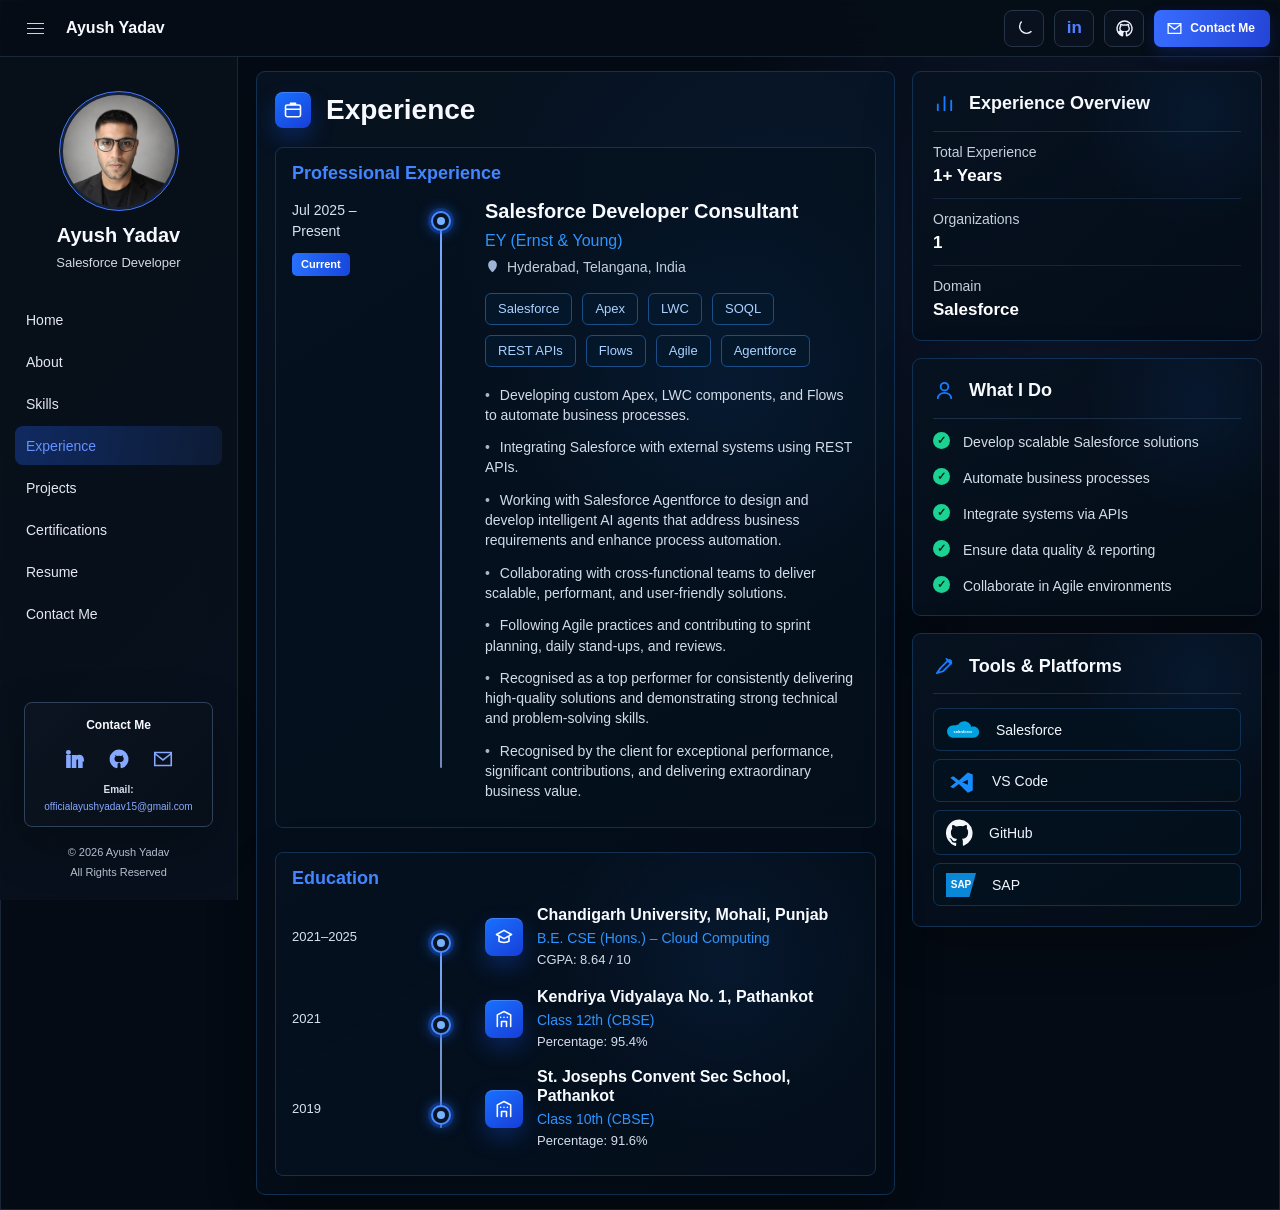
<file: pages/experience.html>
<!doctype html>
<html lang="en">
<head>
    <meta charset="utf-8">
    <meta name="viewport" content="width=device-width,initial-scale=1">
    <meta name="description" content="Review Ayush Yadav's Salesforce development experience, enterprise CRM work, and technical expertise.">
    <title>Experience | Ayush Yadav</title>
    <link rel="canonical" href="https://yadavayushportfolio.netlify.app/pages/experience.html">
    <meta property="og:type" content="website">
    <meta property="og:site_name" content="Ayush Yadav">
    <meta property="og:title" content="Experience | Ayush Yadav">
    <meta property="og:description" content="Review Ayush Yadav's Salesforce development experience, enterprise CRM work, and technical expertise.">
    <meta property="og:url" content="https://yadavayushportfolio.netlify.app/pages/experience.html">
    <meta property="og:image" content="https://yadavayushportfolio.netlify.app/IMAGES/PROFILE.png">
    <meta property="og:image:type" content="image/png">
    <meta property="og:image:width" content="1086">
    <meta property="og:image:height" content="1448">
    <meta property="og:image:alt" content="Ayush Yadav">
    <meta name="twitter:card" content="summary">
    <meta name="twitter:title" content="Experience | Ayush Yadav">
    <meta name="twitter:description" content="Review Ayush Yadav's Salesforce development experience, enterprise CRM work, and technical expertise.">
    <meta name="twitter:image" content="https://yadavayushportfolio.netlify.app/IMAGES/PROFILE.png">
    <meta name="twitter:image:alt" content="Ayush Yadav">
    <link rel="icon" type="image/png" href="../IMAGES/LOGO.png">

    <link rel="stylesheet" href="../css/variables.css">
    <link rel="stylesheet" href="../css/style.css">
    <link rel="stylesheet" href="../css/sidebar.css">
    <link rel="stylesheet" href="../css/header.css">
    <link rel="stylesheet" href="../css/responsive.css">
    <link rel="stylesheet" href="../css/experience.css">
</head>

<body>
    <div class="app-shell">

        <main class="dashboard-main experience-page">

            <div class="experience-grid">

                <!-- =====================================================
                     LEFT CONTENT
                ====================================================== -->

                <div class="experience-main">

                    <!-- =================================================
                         PROFESSIONAL EXPERIENCE
                    ================================================== -->

                    <section
                        class="panel experience-card"
                        aria-labelledby="experience-title"
                    >

                        <header class="experience-hero">
                            <div class="experience-title-row">

                                <span class="blue-icon">
                                    <svg viewBox="0 0 24 24" aria-hidden="true">
                                        <path d="M10 6h4M9 6V4h6v2m-12 5h18m-2-5H5a2 2 0 0 0-2 2v10a2 2 0 0 0 2 2h14a2 2 0 0 0 2-2V8a2 2 0 0 0-2-2Z"/>
                                    </svg>
                                </span>

                                <h1 id="experience-title">Experience</h1>

                            </div>
                        </header>

                        <!-- ===============================
                             PROFESSIONAL EXPERIENCE
                        ================================ -->

                        <section
                            class="timeline-card"
                            aria-labelledby="professional-experience-title"
                        >

                            <h2 id="professional-experience-title">
                                Professional Experience
                            </h2>


                            <div class="timeline">

                                <article class="timeline-row experience-row">

                                    <!-- DATE -->
                                    <div class="timeline-date">
                                        <span>Jul 2025</span>
                                        <span>&ndash;</span>
                                        <span>Present</span>

                                        <b>Current</b>
                                    </div>


                                    <!-- TIMELINE MARKER -->
                                    <div class="timeline-marker">
                                        <span class="timeline-dot"></span>
                                    </div>


                                    <!-- EXPERIENCE CONTENT -->
                                    <div class="timeline-body">

                                        <div class="role-head">

                                            <h3>
                                                Salesforce Developer Consultant
                                            </h3>

                                            <a
                                                href="https://www.ey.com/"
                                                target="_blank"
                                                rel="noreferrer"
                                            >
                                                EY (Ernst &amp; Young)
                                            </a>

                                            <p class="location">

                                                <svg
                                                    viewBox="0 0 24 24"
                                                    aria-hidden="true"
                                                >
                                                    <path d="M12 21s7-5.3 7-12a7 7 0 1 0-14 0c0 6.7 7 12 7 12Zm0-9a3 3 0 1 0 0-6 3 3 0 0 0 0 6Z"/>
                                                </svg>

                                                Hyderabad, Telangana, India

                                            </p>

                                        </div>


                                        <!-- TECHNOLOGIES -->

                                        <div
                                            class="tech-tags"
                                            aria-label="Technologies"
                                        >

                                            <span>Salesforce</span>
                                            <span>Apex</span>
                                            <span>LWC</span>
                                            <span>SOQL</span>
                                            <span>REST APIs</span>
                                            <span>Flows</span>
                                            <span>Agile</span>
                                            <span>Agentforce</span>

                                        </div>


                                        <!-- RESPONSIBILITIES -->

                                        <ul class="responsibilities">


                                            <li>
                                                Developing custom Apex, LWC components,
                                                and Flows to automate business processes.
                                            </li>

                                            <li>
                                                Integrating Salesforce with external
                                                systems using REST APIs.
                                            </li>

                                            <li>
                                                Working with Salesforce Agentforce to design and develop
                                                intelligent AI agents that address business requirements
                                                and enhance process automation.
                                            </li>

                                            <li>
                                                Collaborating with cross-functional teams
                                                to deliver scalable, performant, and
                                                user-friendly solutions.
                                            </li>

                                            <li>
                                                Following Agile practices and contributing
                                                to sprint planning, daily stand-ups,
                                                and reviews.
                                            </li>

                                            <li>
                                                Recognised as a top performer for consistently delivering
                                                high-quality solutions and demonstrating strong technical
                                                and problem-solving skills.
                                            </li>

                                            <li>
                                                Recognised by the client for exceptional performance,
                                                significant contributions, and delivering extraordinary
                                                business value.
                                            </li>

                                        </ul>

                                    </div>

                                </article>

                            </div>

                        </section>

                    



                    <!-- =================================================
                         EDUCATION — SEPARATE CARD
                    ================================================== -->

                    <section
                        class="panel timeline-card education-card"
                        aria-labelledby="education-title"
                    >

                            <h2 id="education-title">
                                Education
                            </h2>



                        <div class="timeline education-timeline">


                            <!-- ===============================
                                 UNIVERSITY
                            ================================ -->

                            <article class="timeline-row education-row">

                                <div class="timeline-date">
                                    2021&ndash;2025
                                </div>


                                <div class="timeline-marker">
                                    <span class="timeline-dot"></span>
                                </div>


                                <div class="timeline-body education-body">

                                    <span class="edu-icon">

                                        <svg
                                            viewBox="0 0 24 24"
                                            aria-hidden="true"
                                        >
                                            <path d="m3 9 9-5 9 5-9 5-9-5Zm3 3v5c2 2 10 2 12 0v-5"/>
                                        </svg>

                                    </span>


                                    <div>

                                        <h3>
                                            Chandigarh University, Mohali, Punjab
                                        </h3>

                                        <a>
                                            B.E. CSE (Hons.) &ndash; Cloud Computing
                                        </a>

                                        <p>
                                            CGPA: 8.64 / 10
                                        </p>

                                    </div>

                                </div>

                            </article>


                            <!-- ===============================
                                 CLASS 12
                            ================================ -->

                            <article class="timeline-row education-row">

                                <div class="timeline-date">
                                    2021
                                </div>


                                <div class="timeline-marker">
                                    <span class="timeline-dot"></span>
                                </div>


                                <div class="timeline-body education-body">

                                    <span class="edu-icon">

                                        <svg
                                            viewBox="0 0 24 24"
                                            aria-hidden="true"
                                        >
                                            <path d="M4 21V7l8-4 8 4v14M9 21v-6h6v6M8 10h.01M12 10h.01M16 10h.01"/>
                                        </svg>

                                    </span>


                                    <div>

                                        <h3>
                                            Kendriya Vidyalaya No. 1, Pathankot
                                        </h3>

                                        <a>
                                            Class 12th (CBSE)
                                        </a>

                                        <p>
                                            Percentage: 95.4%
                                        </p>

                                    </div>

                                </div>

                            </article>


                            <!-- ===============================
                                 CLASS 10
                            ================================ -->

                            <article class="timeline-row education-row">

                                <div class="timeline-date">
                                    2019
                                </div>


                                <div class="timeline-marker">
                                    <span class="timeline-dot"></span>
                                </div>


                                <div class="timeline-body education-body">

                                    <span class="edu-icon">

                                        <svg
                                            viewBox="0 0 24 24"
                                            aria-hidden="true"
                                        >
                                            <path d="M4 21V7l8-4 8 4v14M9 21v-6h6v6M8 10h.01M12 10h.01M16 10h.01"/>
                                        </svg>

                                    </span>


                                    <div>

                                        <h3>
                                            St. Josephs Convent Sec School, Pathankot
                                        </h3>

                                        <a>
                                            Class 10th (CBSE)
                                        </a>

                                        <p>
                                            Percentage: 91.6%
                                        </p>

                                    </div>

                                </div>

                            </article>

                        </div>

                    </section>

                </div> </section>


                <!-- =====================================================
                     RIGHT SIDEBAR
                ====================================================== -->

                <aside class="experience-sidebar">


                    <!-- ===============================
                         EXPERIENCE OVERVIEW
                    ================================ -->

                    <section class="panel side-card">

                        <h2>

                            <svg
                                viewBox="0 0 24 24"
                                aria-hidden="true"
                            >
                                <path d="M5 19v-6M12 19V5M19 19V9"/>
                            </svg>

                            Experience Overview

                        </h2>


                        <dl class="overview-list">

                            <div>
                                <dt>Total Experience</dt>
                                <dd>1+ Years</dd>
                            </div>

                            <div>
                                <dt>Organizations</dt>
                                <dd>1</dd>
                            </div>

                            <div>
                                <dt>Domain</dt>
                                <dd>Salesforce</dd>
                            </div>

                        </dl>

                    </section>


                    <!-- ===============================
                         WHAT I DO
                    ================================ -->

                    <section class="panel side-card">

                        <h2>

                            <svg
                                viewBox="0 0 24 24"
                                aria-hidden="true"
                            >
                                <path d="M12 12a4 4 0 1 0 0-8 4 4 0 0 0 0 8Zm-7 8c0-3.1 3.1-5.6 7-5.6s7 2.5 7 5.6"/>
                            </svg>

                            What I Do

                        </h2>


                        <ul class="check-list">

                            <li>
                                Develop scalable Salesforce solutions
                            </li>

                            <li>
                                Automate business processes
                            </li>

                            <li>
                                Integrate systems via APIs
                            </li>

                            <li>
                                Ensure data quality &amp; reporting
                            </li>

                            <li>
                                Collaborate in Agile environments
                            </li>

                        </ul>

                    </section>


                    <!-- ===============================
                         TOOLS & PLATFORMS
                    ================================ -->

                    <section class="panel side-card">

                        <h2>

                            <svg
                                viewBox="0 0 24 24"
                                aria-hidden="true"
                            >
                                <path d="m14.7 6.3 3 3M4 20l6.5-2 8-8a2.1 2.1 0 0 0-3-3l-8 8L4 20Zm10-15 5 5"/>
                            </svg>

                            Tools &amp; Platforms

                        </h2>


                        <ul class="tool-list">


                            <!-- SALESFORCE -->

                            <li>

                                <span class="tool-logo salesforce">

                                    <svg
                                        viewBox="0 0 106 68"
                                        aria-hidden="true"
                                    >
                                        <path d="M39.6 15.3c4.1-5.1 10.5-8.2 17.4-8.2 10.6 0 19.6 7.4 21.9 17.2 2.1-.9 4.3-1.3 6.7-1.3 9.8 0 17.8 7.8 17.8 17.5S95.4 58 85.6 58H23.5C12.4 58 3.4 49.3 3.4 38.5S12.4 19 23.5 19c2.1 0 4.1.3 6 .9 2.3-2.1 5.5-3.4 8.9-3.4.4 0 .8 0 1.2.1Z"/>
                                        <text
                                            x="53"
                                            y="42"
                                            text-anchor="middle"
                                        >
                                            salesforce
                                        </text>
                                    </svg>

                                </span>

                                Salesforce

                            </li>


                            <!-- VS CODE -->

                            <li>

                                <span class="tool-logo vscode">

                                    <svg
                                        viewBox="0 0 24 24"
                                        aria-hidden="true"
                                    >
                                        <path d="M22 4.85v14.3L17.6 21 9.7 13.35l-5 3.75L2 15.75l5.05-4L2 7.75 4.7 6.4l5 3.75L17.6 3 22 4.85Zm-4.35 4.7-4.95 2.2 4.95 2.2v-4.4Z"/>
                                    </svg>

                                </span>

                                VS Code

                            </li>


                            <!-- GITHUB -->

                            <li>

                                <span class="tool-logo github">

                                    <svg
                                        viewBox="0 0 24 24"
                                        aria-hidden="true"
                                    >
                                        <path
                                            fill="currentColor"
                                            d="M12 .5A12 12 0 0 0 8.21 23.89c.6.11.82-.26.82-.58v-2.25c-3.34.73-4.04-1.42-4.04-1.42-.55-1.39-1.33-1.76-1.33-1.76-1.09-.75.08-.73.08-.73 1.2.09 1.83 1.23 1.83 1.23 1.07 1.82 2.8 1.29 3.49.99.11-.77.42-1.29.76-1.59-2.67-.3-5.47-1.34-5.47-5.95 0-1.31.47-2.38 1.23-3.22-.12-.3-.53-1.52.12-3.17 0 0 1-.32 3.3 1.23A11.5 11.5 0 0 1 12 6.14c1.02 0 2.04.14 3 .41 2.3-1.55 3.3-1.23 3.3-1.23.65 1.65.24 2.87.12 3.17.77.84 1.23 1.91 1.23 3.22 0 4.62-2.81 5.64-5.49 5.94.43.37.81 1.1.81 2.22v3.29c0 .32.22.69.83.58A12 12 0 0 0 12 .5Z"
                                        />
                                    </svg>

                                </span>

                                GitHub

                            </li>


                            

                            <!-- SAP -->

                            <li>

                                <span class="tool-logo sap">
                                    SAP
                                </span>

                                SAP

                            </li>

                        </ul>

                    </section>

                </aside>

            </div>

        </main>

    </div>


    <script src="../JS/script.js"></script>
    <script src="../JS/theme.js"></script>

</body>
</html>
</file>
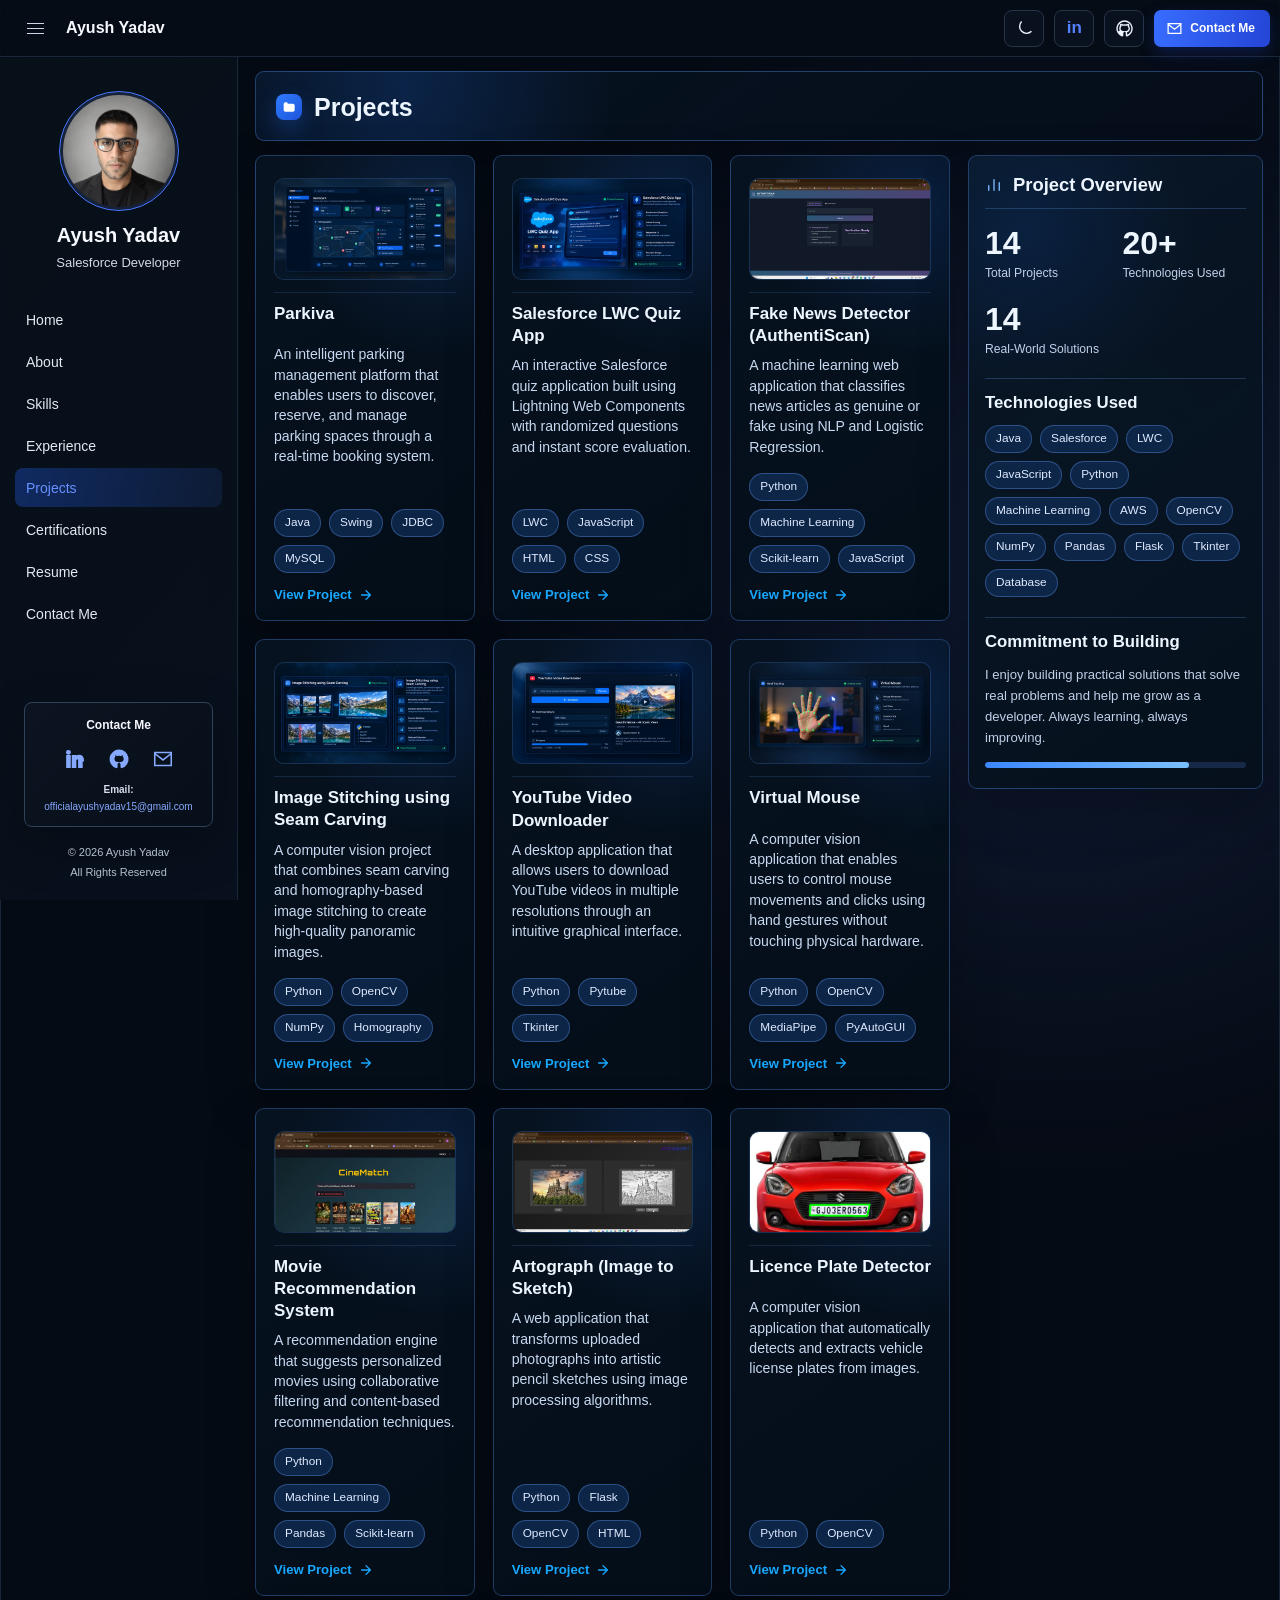
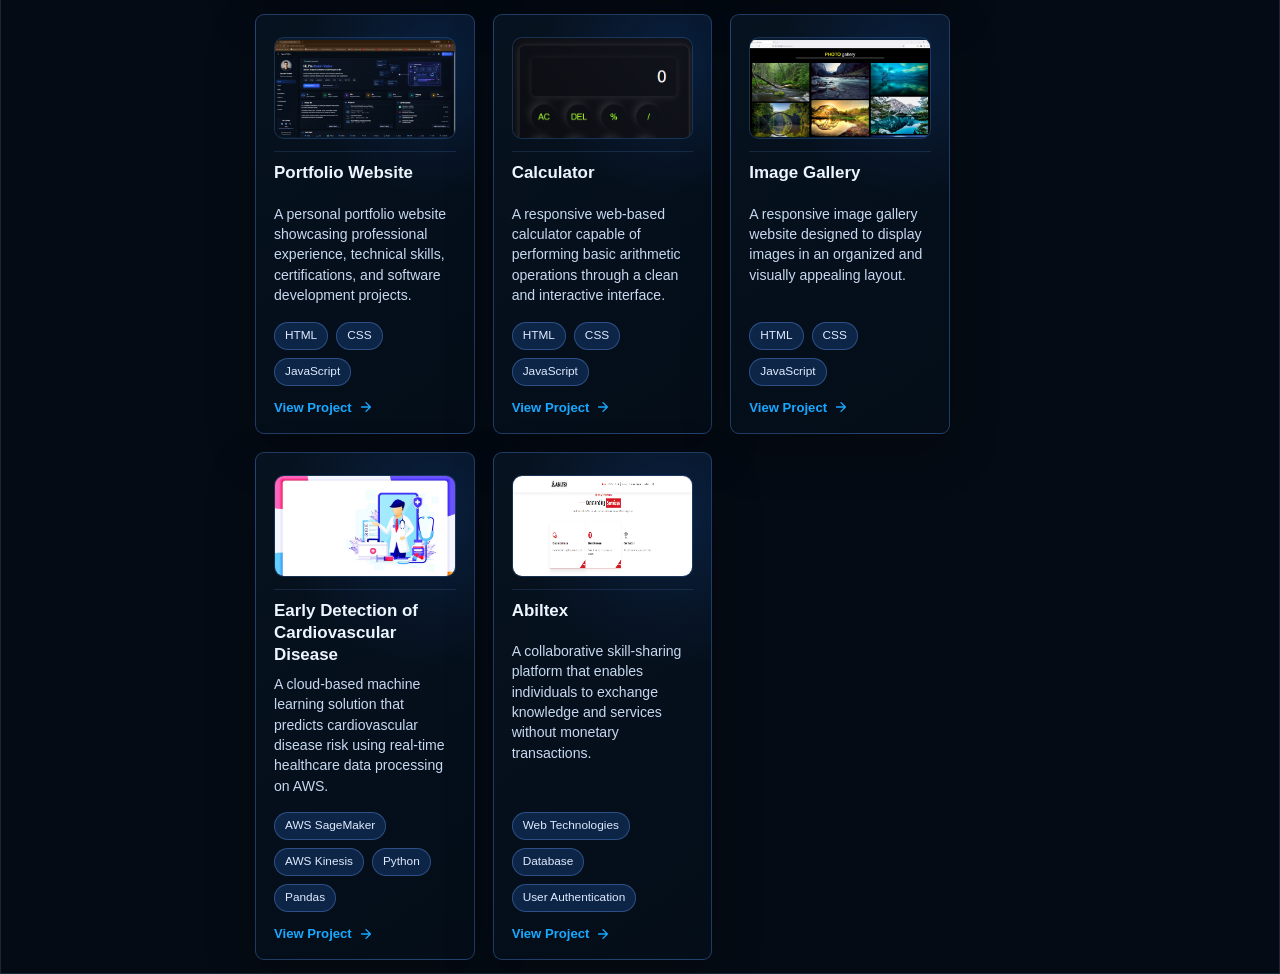
<file: pages/projects.html>
<!doctype html>
<html lang="en">
    <head>
        <meta charset="utf-8">
        <meta name="viewport" content="width=device-width,initial-scale=1">
        <meta name="description" content="Explore Salesforce, Java, Python, and web development projects by Ayush Yadav.">
        <title>Projects | Ayush Yadav</title>
        <link rel="canonical" href="https://yadavayushportfolio.netlify.app/pages/projects.html">
        <meta property="og:type" content="website">
        <meta property="og:site_name" content="Ayush Yadav">
        <meta property="og:title" content="Projects | Ayush Yadav">
        <meta property="og:description" content="Explore Salesforce, Java, Python, and web development projects by Ayush Yadav.">
        <meta property="og:url" content="https://yadavayushportfolio.netlify.app/pages/projects.html">
        <meta property="og:image" content="https://yadavayushportfolio.netlify.app/IMAGES/PROFILE.png">
        <meta property="og:image:type" content="image/png">
        <meta property="og:image:width" content="1086">
        <meta property="og:image:height" content="1448">
        <meta property="og:image:alt" content="Ayush Yadav">
        <meta name="twitter:card" content="summary">
        <meta name="twitter:title" content="Projects | Ayush Yadav">
        <meta name="twitter:description" content="Explore Salesforce, Java, Python, and web development projects by Ayush Yadav.">
        <meta name="twitter:image" content="https://yadavayushportfolio.netlify.app/IMAGES/PROFILE.png">
        <meta name="twitter:image:alt" content="Ayush Yadav">
        <link rel="icon" type="image/png" href="../IMAGES/LOGO.png">
        <link rel="stylesheet" href="../css/variables.css">
        <link rel="stylesheet" href="../css/style.css">
        <link rel="stylesheet" href="../css/sidebar.css">
        <link rel="stylesheet" href="../css/header.css">
        <link rel="stylesheet" href="../css/responsive.css">
        <link rel="stylesheet" href="../css/projects.css">
    </head>
    <body>
        <div class="app-shell">
            <main class="dashboard-main inner-page projects-page">
                <section class="panel projects-header">
                    <div class="projects-header-row">
                        <span class="projects-header-icon" aria-hidden="true">
                            <svg viewBox="0 0 24 24"><path d="M4 7.5A2.5 2.5 0 0 1 6.5 5H9l1.5 2H18A2.5 2.5 0 0 1 20.5 9.5v7A2.5 2.5 0 0 1 18 19H6.5A2.5 2.5 0 0 1 4 16.5v-9Z"/></svg>
                        </span>
                        <h1>Projects</h1>
                    </div>
                </section>

                <div class="projects-layout">
                    <section class="project-grid" aria-label="Project portfolio">
                        <article class="panel project-card">
                            <div class="project-brand brand-parkiva" data-project-logo="parkiva" aria-hidden="true"></div>
                            <h2>Parkiva</h2>
                            <p>An intelligent parking management platform that enables users to discover, reserve, and manage parking spaces through a real-time booking system.</p>
                            <div class="project-tags"><span>Java</span><span>Swing</span><span>JDBC</span><span>MySQL</span></div>
                            <a class="project-action" data-project-link="parkiva" target="_blank" rel="noreferrer">View Project <svg class="project-action-arrow" viewBox="0 0 16 16" aria-hidden="true"><path d="M3 8h10M8 3l5 5-5 5"/></svg></a>
                        </article>

                        <article class="panel project-card">
                            <div class="project-brand brand-quiz" data-project-logo="salesforceQuiz" aria-hidden="true"></div>
                            <h2>Salesforce LWC Quiz App</h2>
                            <p>An interactive Salesforce quiz application built using Lightning Web Components with randomized questions and instant score evaluation.</p>
                            <div class="project-tags"><span>LWC</span><span>JavaScript</span><span>HTML</span><span>CSS</span></div>
                            <a class="project-action" data-project-link="salesforceQuiz" target="_blank" rel="noreferrer">View Project <svg class="project-action-arrow" viewBox="0 0 16 16" aria-hidden="true"><path d="M3 8h10M8 3l5 5-5 5"/></svg></a>
                        </article>

                        <article class="panel project-card">
                            <div class="project-brand brand-auth" data-project-logo="authentiscan" aria-hidden="true"></div>
                            <h2>Fake News Detector (AuthentiScan)</h2>
                            <p>A machine learning web application that classifies news articles as genuine or fake using NLP and Logistic Regression.</p>
                            <div class="project-tags"><span>Python</span><span>Machine Learning</span><span>Scikit-learn</span><span>JavaScript</span></div>
                            <a class="project-action" data-project-link="authentiscan" target="_blank" rel="noreferrer">View Project <svg class="project-action-arrow" viewBox="0 0 16 16" aria-hidden="true"><path d="M3 8h10M8 3l5 5-5 5"/></svg></a>
                        </article>

                        <article class="panel project-card">
                            <div class="project-brand brand-image" data-project-logo="imageStitching" aria-hidden="true"></div>
                            <h2>Image Stitching using Seam Carving</h2>
                            <p>A computer vision project that combines seam carving and homography-based image stitching to create high-quality panoramic images.</p>
                            <div class="project-tags"><span>Python</span><span>OpenCV</span><span>NumPy</span><span>Homography</span></div>
                            <a class="project-action" data-project-link="imageStitching" target="_blank" rel="noreferrer">View Project <svg class="project-action-arrow" viewBox="0 0 16 16" aria-hidden="true"><path d="M3 8h10M8 3l5 5-5 5"/></svg></a>
                        </article>

                        <article class="panel project-card">
                            <div class="project-brand brand-video" data-project-logo="youtubeDownloader" aria-hidden="true"></div>
                            <h2>YouTube Video Downloader</h2>
                            <p>A desktop application that allows users to download YouTube videos in multiple resolutions through an intuitive graphical interface.</p>
                            <div class="project-tags"><span>Python</span><span>Pytube</span><span>Tkinter</span></div>
                            <a class="project-action" data-project-link="youtubeDownloader" target="_blank" rel="noreferrer">View Project <svg class="project-action-arrow" viewBox="0 0 16 16" aria-hidden="true"><path d="M3 8h10M8 3l5 5-5 5"/></svg></a>
                        </article>

                        <article class="panel project-card">
                            <div class="project-brand brand-mouse" data-project-logo="virtualMouse" aria-hidden="true"></div>
                            <h2>Virtual Mouse</h2>
                            <p>A computer vision application that enables users to control mouse movements and clicks using hand gestures without touching physical hardware.</p>
                            <div class="project-tags"><span>Python</span><span>OpenCV</span><span>MediaPipe</span><span>PyAutoGUI</span></div>
                            <a class="project-action" data-project-link="virtualMouse" target="_blank" rel="noreferrer">View Project <svg class="project-action-arrow" viewBox="0 0 16 16" aria-hidden="true"><path d="M3 8h10M8 3l5 5-5 5"/></svg></a>
                        </article>

                        <article class="panel project-card">
                            <div class="project-brand brand-movie" data-project-logo="movieRecommendation" aria-hidden="true"></div>
                            <h2>Movie Recommendation System</h2>
                            <p>A recommendation engine that suggests personalized movies using collaborative filtering and content-based recommendation techniques.</p>
                            <div class="project-tags"><span>Python</span><span>Machine Learning</span><span>Pandas</span><span>Scikit-learn</span></div>
                            <a class="project-action" data-project-link="movieRecommendation" target="_blank" rel="noreferrer">View Project <svg class="project-action-arrow" viewBox="0 0 16 16" aria-hidden="true"><path d="M3 8h10M8 3l5 5-5 5"/></svg></a>
                        </article>

                        <article class="panel project-card">
                            <div class="project-brand brand-sketch" data-project-logo="artograph" aria-hidden="true"></div>
                            <h2>Artograph (Image to Sketch)</h2>
                            <p>A web application that transforms uploaded photographs into artistic pencil sketches using image processing algorithms.</p>
                            <div class="project-tags"><span>Python</span><span>Flask</span><span>OpenCV</span><span>HTML</span></div>
                            <a class="project-action" data-project-link="artograph" target="_blank" rel="noreferrer">View Project <svg class="project-action-arrow" viewBox="0 0 16 16" aria-hidden="true"><path d="M3 8h10M8 3l5 5-5 5"/></svg></a>
                        </article>

                        <article class="panel project-card">
                            <div class="project-brand brand-plate" data-project-logo="licencePlateDetector" aria-hidden="true"></div>
                            <h2>Licence Plate Detector</h2>
                            <p>A computer vision application that automatically detects and extracts vehicle license plates from images.</p>
                            <div class="project-tags"><span>Python</span><span>OpenCV</span></div>
                            <a class="project-action" data-project-link="licencePlateDetector" target="_blank" rel="noreferrer">View Project <svg class="project-action-arrow" viewBox="0 0 16 16" aria-hidden="true"><path d="M3 8h10M8 3l5 5-5 5"/></svg></a>
                        </article>

                        <article class="panel project-card">
                            <div class="project-brand brand-web" data-project-logo="portfolioWebsite" aria-hidden="true"></div>
                            <h2>Portfolio Website</h2>
                            <p>A personal portfolio website showcasing professional experience, technical skills, certifications, and software development projects.</p>
                            <div class="project-tags"><span>HTML</span><span>CSS</span><span>JavaScript</span></div>
                            <a class="project-action" data-project-link="portfolioWebsite" target="_blank" rel="noreferrer">View Project <svg class="project-action-arrow" viewBox="0 0 16 16" aria-hidden="true"><path d="M3 8h10M8 3l5 5-5 5"/></svg></a>
                        </article>

                        <article class="panel project-card">
                            <div class="project-brand brand-calc" data-project-logo="calculator" aria-hidden="true"></div>
                            <h2>Calculator</h2>
                            <p>A responsive web-based calculator capable of performing basic arithmetic operations through a clean and interactive interface.</p>
                            <div class="project-tags"><span>HTML</span><span>CSS</span><span>JavaScript</span></div>
                            <a class="project-action" data-project-link="calculator" target="_blank" rel="noreferrer">View Project <svg class="project-action-arrow" viewBox="0 0 16 16" aria-hidden="true"><path d="M3 8h10M8 3l5 5-5 5"/></svg></a>
                        </article>

                        <article class="panel project-card">
                            <div class="project-brand brand-gallery" data-project-logo="imageGallery" aria-hidden="true"></div>
                            <h2>Image Gallery</h2>
                            <p>A responsive image gallery website designed to display images in an organized and visually appealing layout.</p>
                            <div class="project-tags"><span>HTML</span><span>CSS</span><span>JavaScript</span></div>
                            <a class="project-action" data-project-link="imageGallery" target="_blank" rel="noreferrer">View Project <svg class="project-action-arrow" viewBox="0 0 16 16" aria-hidden="true"><path d="M3 8h10M8 3l5 5-5 5"/></svg></a>
                        </article>

                        <article class="panel project-card">
                            <div class="project-brand brand-health" data-project-logo="cardiovascularDisease" aria-hidden="true"></div>
                            <h2>Early Detection of Cardiovascular Disease</h2>
                            <p>A cloud-based machine learning solution that predicts cardiovascular disease risk using real-time healthcare data processing on AWS.</p>
                            <div class="project-tags"><span>AWS SageMaker</span><span>AWS Kinesis</span><span>Python</span><span>Pandas</span></div>
                            <a class="project-action" data-project-link="cardiovascularDisease" target="_blank" rel="noreferrer">View Project <svg class="project-action-arrow" viewBox="0 0 16 16" aria-hidden="true"><path d="M3 8h10M8 3l5 5-5 5"/></svg></a>
                        </article>

                        <article class="panel project-card">
                            <div class="project-brand brand-abiltex" data-project-logo="abiltex" aria-hidden="true"></div>
                            <h2>Abiltex</h2>
                            <p>A collaborative skill-sharing platform that enables individuals to exchange knowledge and services without monetary transactions.</p>
                            <div class="project-tags"><span>Web Technologies</span><span>Database</span><span>User Authentication</span></div>
                            <a class="project-action" data-project-link="abiltex" target="_blank" rel="noreferrer">View Project <svg class="project-action-arrow" viewBox="0 0 16 16" aria-hidden="true"><path d="M3 8h10M8 3l5 5-5 5"/></svg></a>
                        </article>
                    </section>

                    <aside class="panel project-sidebar">
                        <h2><span class="sidebar-title-icon" aria-hidden="true"><svg viewBox="0 0 24 24"><path d="M5 19v-6M12 19V5M19 19V9"/></svg></span>Project Overview</h2>
                        <div class="overview-stats">
                            <div class="overview-stat"><strong>14</strong><span>Total Projects</span></div>
                            <div class="overview-stat"><strong>20+</strong><span>Technologies Used</span></div>
                            <div class="overview-stat"><strong>14</strong><span>Real-World Solutions</span></div>
                        </div>
                        <div class="sidebar-section">
                            <h3>Technologies Used</h3>
                            <div class="chip-list"><span>Java</span><span>Salesforce</span><span>LWC</span><span>JavaScript</span><span>Python</span><span>Machine Learning</span><span>AWS</span><span>OpenCV</span><span>NumPy</span><span>Pandas</span><span>Flask</span><span>Tkinter</span><span>Database</span></div>
                        </div>
                        <div class="sidebar-section commitment-box">
                            <h3>Commitment to Building</h3>
                            <p>I enjoy building practical solutions that solve real problems and help me grow as a developer. Always learning, always improving.</p>
                            <div class="learn-bar"><span></span></div>
                        </div>
                    </aside>
                </div>
            </main>
        </div>

        <script src="../JS/project-logos.js"></script>
        <script src="../JS/project-links.js"></script>
        <script src="../JS/script.js"></script>
        <script src="../JS/theme.js"></script>
    </body>
</html>
</file>
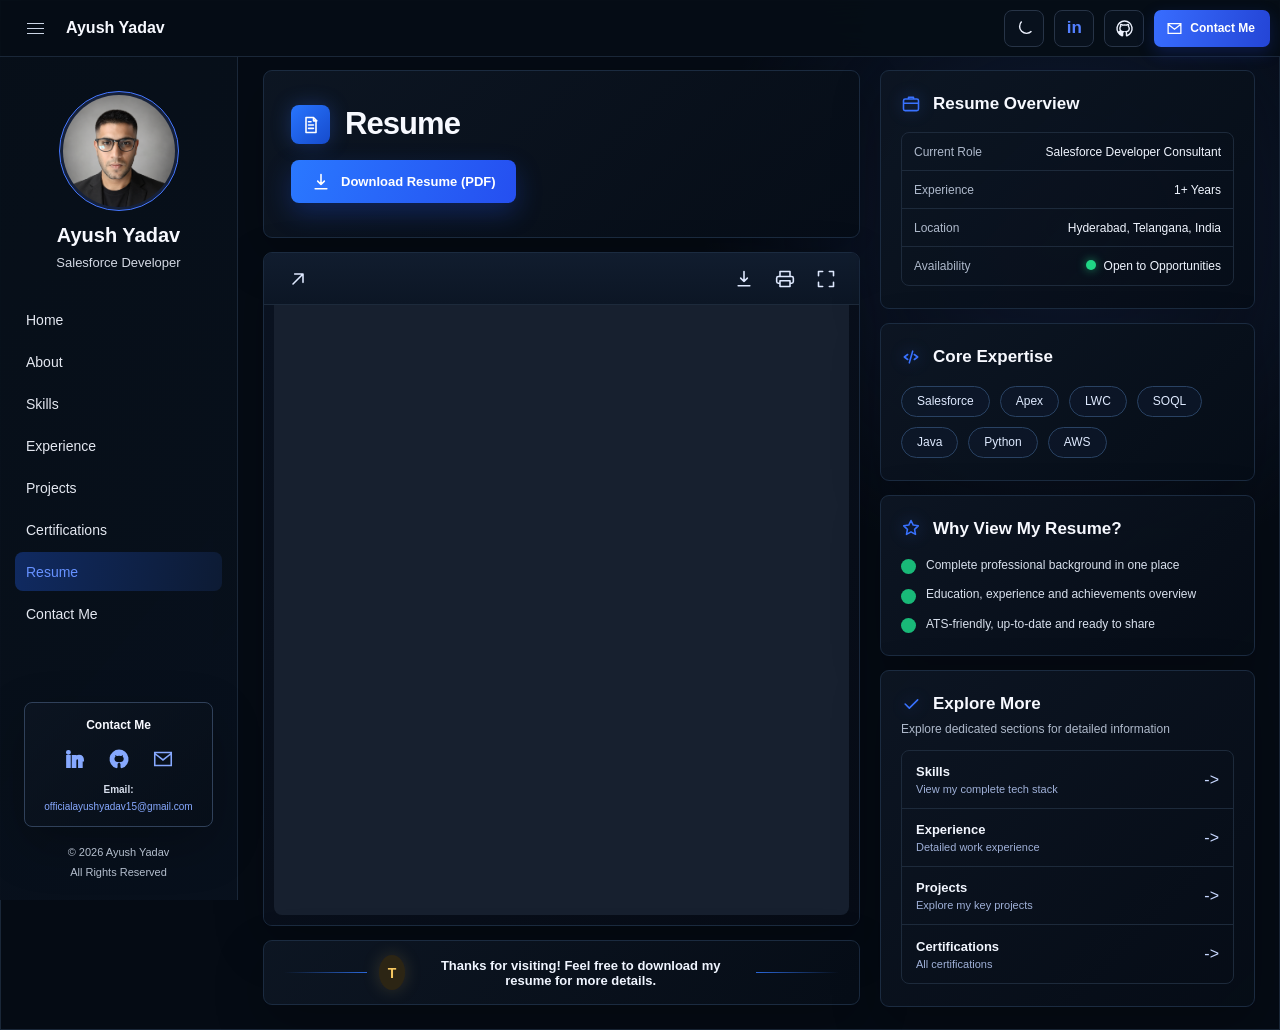
<file: pages/resume.html>
<!doctype html>
<html lang="en">
    <head>
        <meta charset="utf-8">
        <meta name="viewport" content="width=device-width,initial-scale=1">
        <meta name="description" content="Download or view Ayush Yadav's Salesforce Developer resume, experience, technical expertise, and education.">
        <title>Resume | Ayush Yadav</title>
        <link rel="canonical" href="https://yadavayushportfolio.netlify.app/pages/resume.html">
        <meta property="og:type" content="website">
        <meta property="og:site_name" content="Ayush Yadav">
        <meta property="og:title" content="Resume | Ayush Yadav">
        <meta property="og:description" content="Download or view Ayush Yadav's Salesforce Developer resume, experience, technical expertise, and education.">
        <meta property="og:url" content="https://yadavayushportfolio.netlify.app/pages/resume.html">
        <meta property="og:image" content="https://yadavayushportfolio.netlify.app/IMAGES/PROFILE.png">
        <meta property="og:image:type" content="image/png">
        <meta property="og:image:width" content="1086">
        <meta property="og:image:height" content="1448">
        <meta property="og:image:alt" content="Ayush Yadav">
        <meta name="twitter:card" content="summary">
        <meta name="twitter:title" content="Resume | Ayush Yadav">
        <meta name="twitter:description" content="Download or view Ayush Yadav's Salesforce Developer resume, experience, technical expertise, and education.">
        <meta name="twitter:image" content="https://yadavayushportfolio.netlify.app/IMAGES/PROFILE.png">
        <meta name="twitter:image:alt" content="Ayush Yadav">
        <link rel="icon" type="image/png" href="../IMAGES/LOGO.png">
        <link rel="stylesheet" href="../css/variables.css">
        <link rel="stylesheet" href="../css/style.css">
        <link rel="stylesheet" href="../css/sidebar.css">
        <link rel="stylesheet" href="../css/header.css">
        <link rel="stylesheet" href="../css/responsive.css">
        <link rel="stylesheet" href="../css/resume.css">
    </head>
    <body>
        <div class="app-shell">
            <main class="dashboard-main resume-page">
                <section class="resume-layout">
                    <div class="resume-main">
                        <section class="panel resume-hero reveal" aria-labelledby="resume-title">
                            <div class="resume-hero-copy">
                                <div class="resume-title-row">
                                    <span class="resume-icon" aria-hidden="true">
                                        <svg viewBox="0 0 24 24"><path d="M6 3h9l3 3v15H6V3Zm9 0v4h4M9 12h6M9 16h6M9 8h3"/></svg>
                                    </span>
                                    <h1 id="resume-title">Resume</h1>
                                </div>
                                <div class="resume-actions">
                                    <a class="resume-button resume-button-primary" href="../RESUME/Ayush_Yadav_Salesforce_Developer_Resume.pdf" download>
                                        <svg viewBox="0 0 24 24" aria-hidden="true"><path d="M12 3v12m0 0 4-4m-4 4-4-4M5 20h14"/></svg>
                                        Download Resume (PDF)
                                    </a>
                                </div>
                            </div>

                        </section>

                        <section class="panel resume-preview-panel reveal" id="resume-preview" aria-label="Resume preview">
                            <div class="resume-viewer-toolbar">
                                <div class="viewer-left">
                                    <a class="viewer-icon" href="../RESUME/Ayush_Yadav_Salesforce_Developer_Resume.pdf" target="_blank" rel="noreferrer" aria-label="Open resume">
                                        <svg viewBox="0 0 24 24" aria-hidden="true"><path d="M18 6 6 18M8 6h10v10"/></svg>
                                    </a>
                                </div>
                                <div class="viewer-center">
                                    
                                </div>
                                <div class="viewer-tools">
                                    <a class="viewer-icon" href="../RESUME/Ayush_Yadav_Salesforce_Developer_Resume.pdf" download aria-label="Download resume">
                                        <svg viewBox="0 0 24 24" aria-hidden="true"><path d="M12 3v12m0 0 4-4m-4 4-4-4M5 20h14"/></svg>
                                    </a>
                                    <a class="viewer-icon" href="../RESUME/Ayush_Yadav_Salesforce_Developer_Resume.pdf" target="_blank" rel="noreferrer" aria-label="Print or open resume">
                                        <svg viewBox="0 0 24 24" aria-hidden="true"><path d="M6 9V3h12v6M6 17H4a2 2 0 0 1-2-2v-4a2 2 0 0 1 2-2h16a2 2 0 0 1 2 2v4a2 2 0 0 1-2 2h-2M6 14h12v7H6v-7Z"/></svg>
                                    </a>
                                    <a class="viewer-icon" href="../RESUME/Ayush_Yadav_Salesforce_Developer_Resume.pdf" target="_blank" rel="noreferrer" aria-label="Fullscreen resume">
                                        <svg viewBox="0 0 24 24" aria-hidden="true"><path d="M8 3H3v5m13-5h5v5M8 21H3v-5m18 0v5h-5"/></svg>
                                    </a>
                                </div>
                            </div>
                            <div class="resume-frame">
                                <iframe title="Ayush Yadav Resume PDF" src="../RESUME/Ayush_Yadav_Salesforce_Developer_Resume.pdf#toolbar=0&navpanes=0&view=FitH"></iframe>
                            </div>
                        </section>

                        <section class="panel resume-thanks reveal">
                            <span aria-hidden="true">T</span>
                            <p>Thanks for visiting! Feel free to download my resume for more details.</p>
                        </section>
                    </div>

                    <aside class="resume-side">
                        <section class="panel resume-card reveal">
                            <h2><svg viewBox="0 0 24 24" aria-hidden="true"><path d="M10 6h4M9 6V4h6v2m-12 5h18m-2-5H5a2 2 0 0 0-2 2v10a2 2 0 0 0 2 2h14a2 2 0 0 0 2-2V8a2 2 0 0 0-2-2Z"/></svg>Resume Overview</h2>
                            <div class="overview-list">
                                <div><span>Current Role</span><strong>Salesforce Developer Consultant</strong></div>
                                <div><span>Experience</span><strong>1+ Years</strong></div>
                                <div><span>Location</span><strong>Hyderabad, Telangana, India</strong></div>
                                <div><span>Availability</span><strong><i></i>Open to Opportunities</strong></div>
                            </div>
                        </section>

                        <section class="panel resume-card reveal">
                            <h2><svg viewBox="0 0 24 24" aria-hidden="true"><path d="m8 9-4 3 4 3m8-6 4 3-4 3M14 5l-4 14"/></svg>Core Expertise</h2>
                            <div class="resume-pills">
                                <span>Salesforce</span>
                                <span>Apex</span>
                                <span>LWC</span>
                                <span>SOQL</span>
                                <span>Java</span>
                                <span>Python</span>
                                <span>AWS</span>
                            </div>
                        </section>

                        <section class="panel resume-card reveal">
                            <h2><svg viewBox="0 0 24 24" aria-hidden="true"><path d="m12 3 2.7 5.5 6 .9-4.4 4.2 1.1 6-5.4-2.9-5.4 2.9 1.1-6-4.4-4.2 6-.9L12 3Z"/></svg>Why View My Resume?</h2>
                            <ul class="resume-checks">
                                <li>Complete professional background in one place</li>
                                <li>Education, experience and achievements overview</li>
                                <li>ATS-friendly, up-to-date and ready to share</li>
                            </ul>
                        </section>

                        <section class="panel resume-card reveal">
                            <h2><svg viewBox="0 0 24 24" aria-hidden="true"><path d="m5 12 5 5L20 7"/></svg>Explore More</h2>
                            <p class="explore-intro">Explore dedicated sections for detailed information</p>
                            <div class="explore-links">
                                <a href="skills.html"><span>Skills<small>View my complete tech stack</small></span><b>-></b></a>
                                <a href="experience.html"><span>Experience<small>Detailed work experience</small></span><b>-></b></a>
                                <a href="projects.html"><span>Projects<small>Explore my key projects</small></span><b>-></b></a>
                                <a href="certifications.html"><span>Certifications<small>All certifications</small></span><b>-></b></a>
                            </div>
                        </section>
                    </aside>
                </section>
            </main>
        </div>
        <script src="../JS/script.js"></script>
        <script src="../JS/theme.js"></script>
    </body>
</html>
</file>
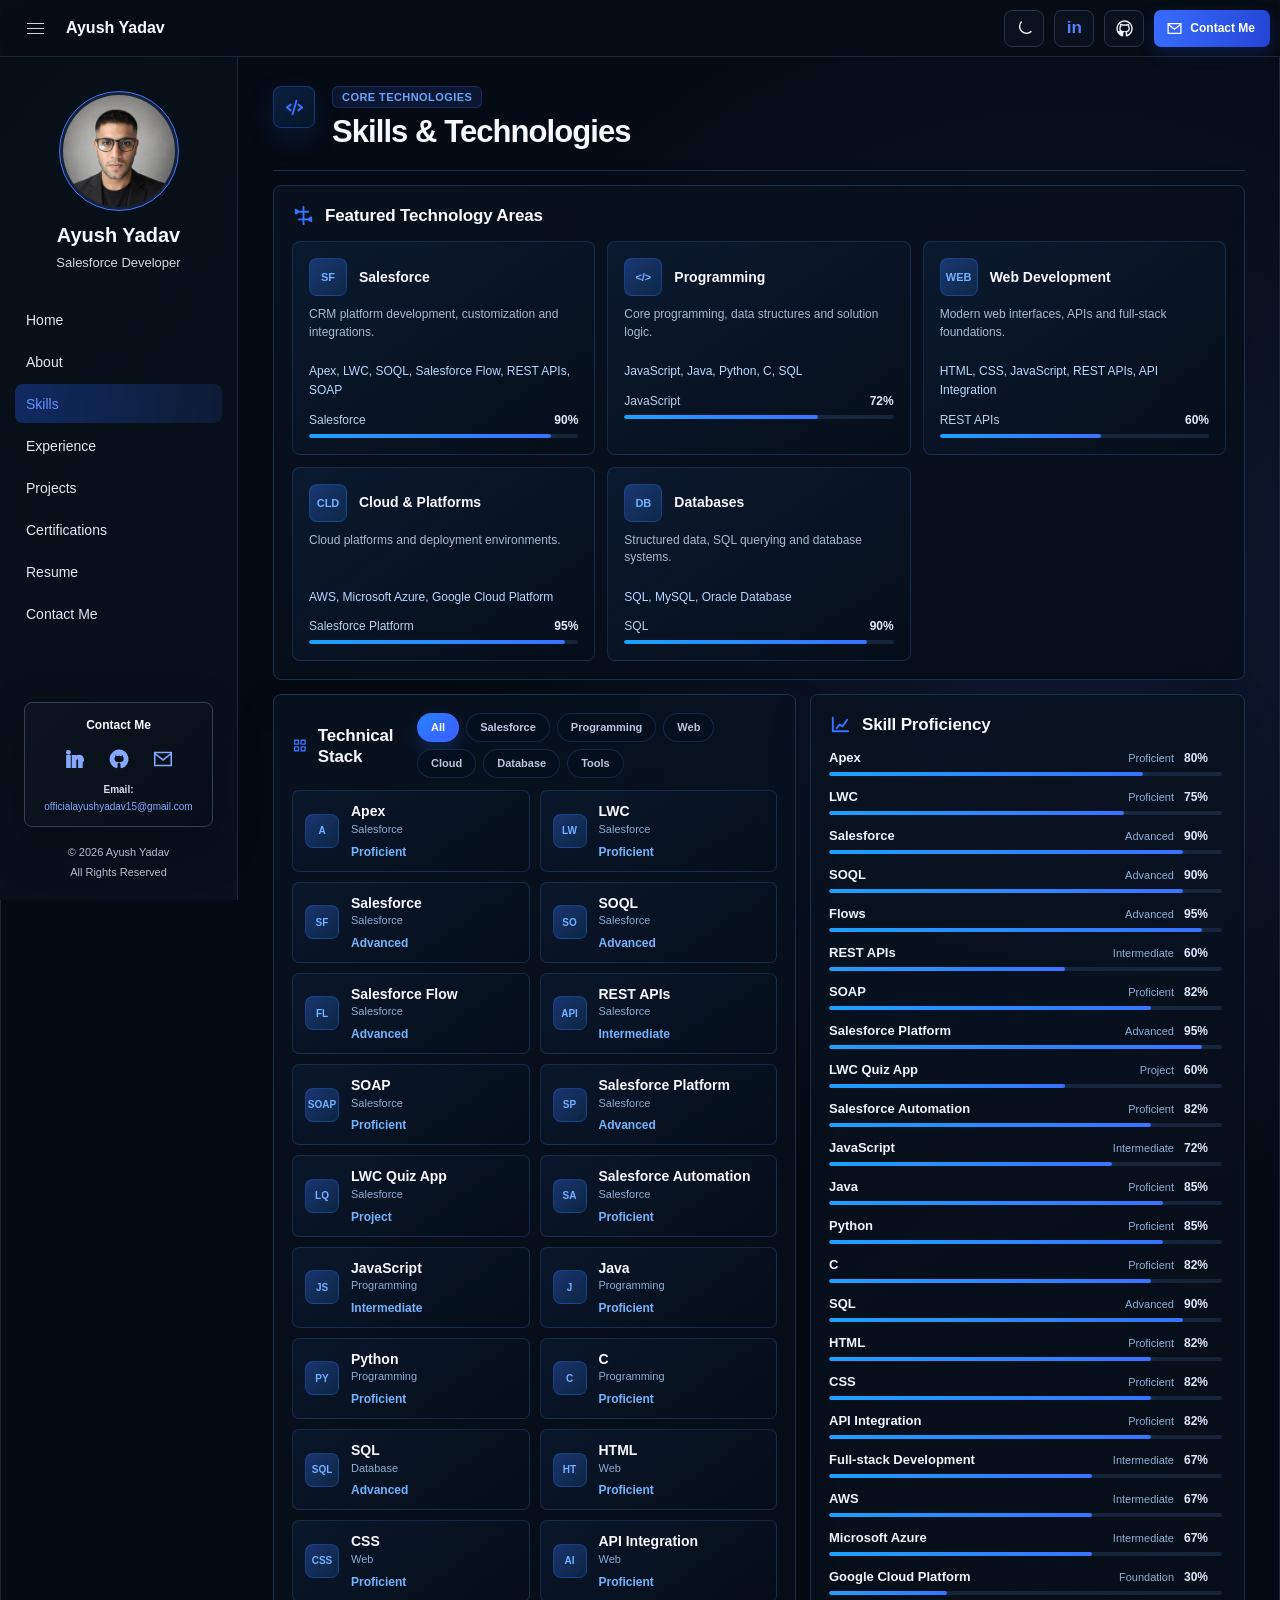
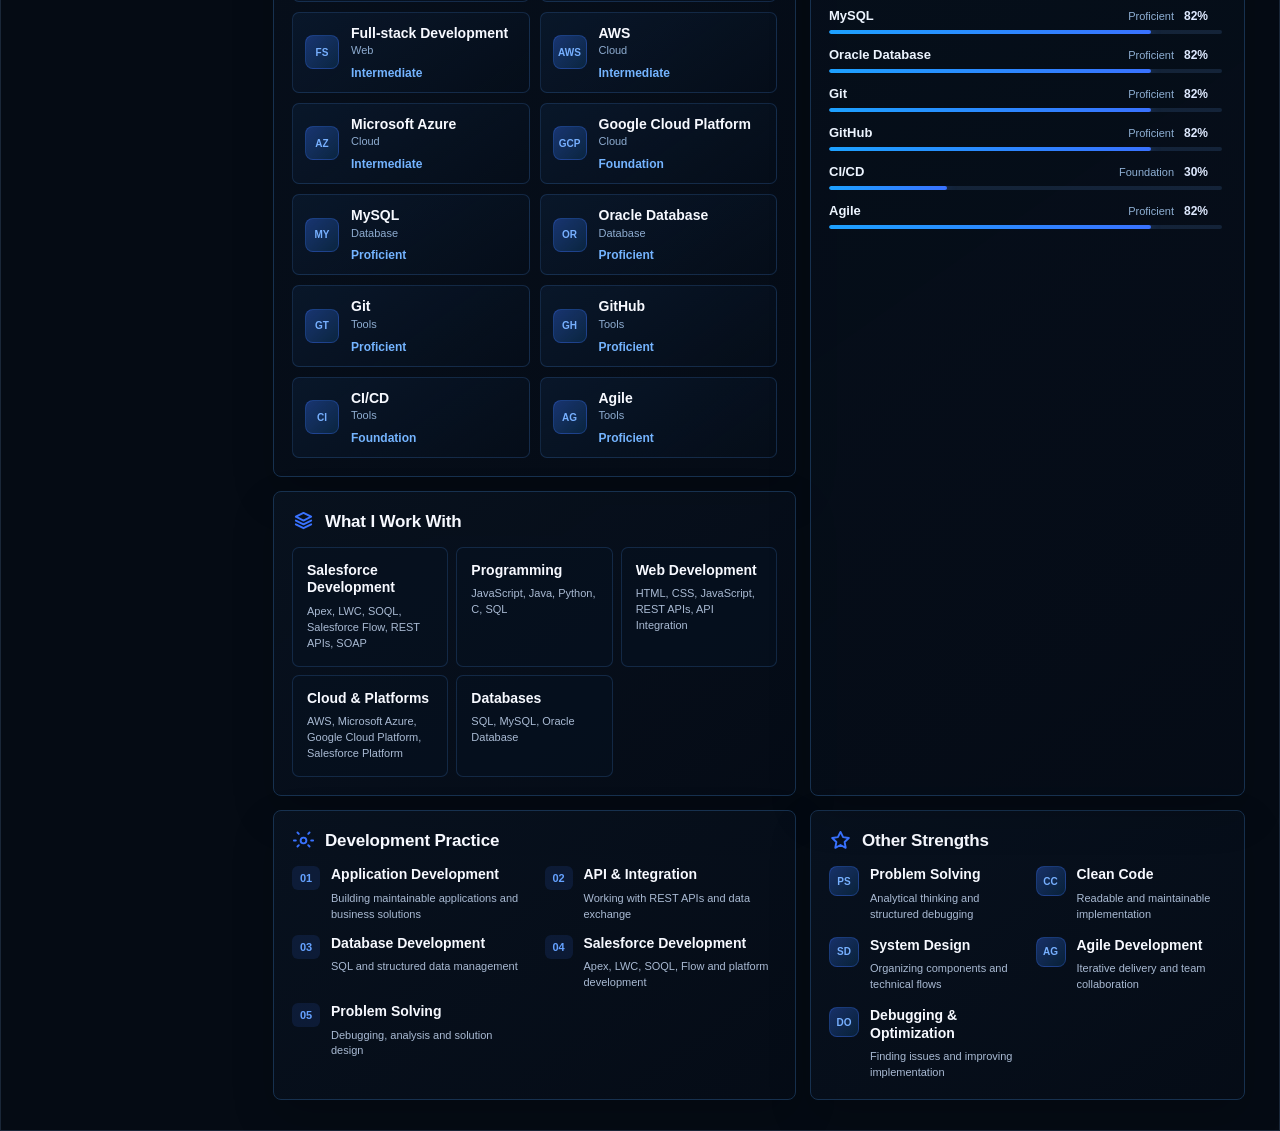
<file: pages/skills.html>
<!doctype html>
<html lang="en">
    <head>
        <meta charset="utf-8">
        <meta name="viewport" content="width=device-width,initial-scale=1">
        <meta name="description" content="Explore Ayush Yadav's Salesforce, Apex, LWC, JavaScript, API integration, and cloud development skills.">
        <title>Skills | Ayush Yadav</title>
        <link rel="canonical" href="https://yadavayushportfolio.netlify.app/pages/skills.html">
        <meta property="og:type" content="website">
        <meta property="og:site_name" content="Ayush Yadav">
        <meta property="og:title" content="Skills | Ayush Yadav">
        <meta property="og:description" content="Explore Ayush Yadav's Salesforce, Apex, LWC, JavaScript, API integration, and cloud development skills.">
        <meta property="og:url" content="https://yadavayushportfolio.netlify.app/pages/skills.html">
        <meta property="og:image" content="https://yadavayushportfolio.netlify.app/IMAGES/PROFILE.png">
        <meta property="og:image:type" content="image/png">
        <meta property="og:image:width" content="1086">
        <meta property="og:image:height" content="1448">
        <meta property="og:image:alt" content="Ayush Yadav">
        <meta name="twitter:card" content="summary">
        <meta name="twitter:title" content="Skills | Ayush Yadav">
        <meta name="twitter:description" content="Explore Ayush Yadav's Salesforce, Apex, LWC, JavaScript, API integration, and cloud development skills.">
        <meta name="twitter:image" content="https://yadavayushportfolio.netlify.app/IMAGES/PROFILE.png">
        <meta name="twitter:image:alt" content="Ayush Yadav">
        <link rel="icon" type="image/png" href="../IMAGES/LOGO.png">
        <link rel="stylesheet" href="../css/variables.css">
        <link rel="stylesheet" href="../css/style.css">
        <link rel="stylesheet" href="../css/sidebar.css">
        <link rel="stylesheet" href="../css/header.css">
        <link rel="stylesheet" href="../css/responsive.css">
        <link rel="stylesheet" href="../css/skills.css">
    </head>
    <body>
        <div class="app-shell">
            <main class="dashboard-main skills-page">
                <section class="skills-header reveal" aria-labelledby="skills-title">
                    <div class="skills-header-icon" aria-hidden="true">
                        <svg viewBox="0 0 24 24"><path d="m8 9-4 3 4 3m8-6 4 3-4 3M14 5l-4 14"/></svg>
                    </div>
                    <div>
                        <p class="skills-eyebrow">Core Technologies</p>
                        <h1 id="skills-title">Skills &amp; Technologies</h1>
                    </div>
                </section>

                <section class="skills-section reveal" aria-labelledby="featured-title">
                    <div class="skills-section-title">
                        <svg viewBox="0 0 24 24" aria-hidden="true"><path d="M12 3v18M7 8h10M7 16h10M4 6l3 2-3 2V6Zm16 8-3 2 3 2v-4Z"/></svg>
                        <h2 id="featured-title">Featured Technology Areas</h2>
                    </div>
                    <div class="skills-featured-grid" data-skills-featured>
                        <article class="skills-feature-card">
                          <div class="skills-card-head"><span class="skills-tech-icon" aria-hidden="true">SF</span><h3>Salesforce</h3></div>
                          <p>CRM platform development, customization and integrations.</p>
                          <div class="skills-card-stack">Apex, LWC, SOQL, Salesforce Flow, REST APIs, SOAP</div>
                          <div class="skills-meter"><div><span>Salesforce</span><strong>90%</strong></div><i style="--value:90%"></i></div>
                        </article>
                        <article class="skills-feature-card">
                          <div class="skills-card-head"><span class="skills-tech-icon" aria-hidden="true">&lt;/&gt;</span><h3>Programming</h3></div>
                          <p>Core programming, data structures and solution logic.</p>
                          <div class="skills-card-stack">JavaScript, Java, Python, C, SQL</div>
                          <div class="skills-meter"><div><span>JavaScript</span><strong>72%</strong></div><i style="--value:72%"></i></div>
                        </article>
                        <article class="skills-feature-card">
                          <div class="skills-card-head"><span class="skills-tech-icon" aria-hidden="true">WEB</span><h3>Web Development</h3></div>
                          <p>Modern web interfaces, APIs and full-stack foundations.</p>
                          <div class="skills-card-stack">HTML, CSS, JavaScript, REST APIs, API Integration</div>
                          <div class="skills-meter"><div><span>REST APIs</span><strong>60%</strong></div><i style="--value:60%"></i></div>
                        </article>
                        <article class="skills-feature-card">
                          <div class="skills-card-head"><span class="skills-tech-icon" aria-hidden="true">CLD</span><h3>Cloud &amp; Platforms</h3></div>
                          <p>Cloud platforms and deployment environments.</p>
                          <div class="skills-card-stack">AWS, Microsoft Azure, Google Cloud Platform</div>
                          <div class="skills-meter"><div><span>Salesforce Platform</span><strong>95%</strong></div><i style="--value:95%"></i></div>
                        </article>
                        <article class="skills-feature-card">
                          <div class="skills-card-head"><span class="skills-tech-icon" aria-hidden="true">DB</span><h3>Databases</h3></div>
                          <p>Structured data, SQL querying and database systems.</p>
                          <div class="skills-card-stack">SQL, MySQL, Oracle Database</div>
                          <div class="skills-meter"><div><span>SQL</span><strong>90%</strong></div><i style="--value:90%"></i></div>
                        </article>
                    </div>
                </section>

                <div class="skills-dashboard">
                    <div class="skills-dashboard-main">
                        <section class="skills-section reveal" aria-labelledby="stack-title">
                            <div class="skills-toolbar">
                                <div class="skills-section-title">
                                    <svg viewBox="0 0 24 24" aria-hidden="true"><path d="M4 4h6v6H4V4Zm10 0h6v6h-6V4ZM4 14h6v6H4v-6Zm10 0h6v6h-6v-6Z"/></svg>
                                    <h2 id="stack-title">Technical Stack</h2>
                                </div>
                                <div class="skills-filter-group" role="group" aria-label="Filter technical stack" data-stack-filters>
                                    <button class="skills-filter is-active" type="button" data-category="all" aria-pressed="true">All</button>
                                    <button class="skills-filter" type="button" data-category="salesforce" aria-pressed="false">Salesforce</button>
                                    <button class="skills-filter" type="button" data-category="programming" aria-pressed="false">Programming</button>
                                    <button class="skills-filter" type="button" data-category="web" aria-pressed="false">Web</button>
                                    <button class="skills-filter" type="button" data-category="cloud" aria-pressed="false">Cloud</button>
                                    <button class="skills-filter" type="button" data-category="database" aria-pressed="false">Database</button>
                                    <button class="skills-filter" type="button" data-category="tools" aria-pressed="false">Tools</button>
                                </div>
                            </div>

                            <div class="skills-tech-grid" aria-live="polite" data-skills-stack>
                                <article class="skills-tech-card">
                                  <span aria-hidden="true">A</span>
                                  <div><h3>Apex</h3><p>Salesforce</p><strong>Proficient</strong></div>
                                </article>
                                <article class="skills-tech-card">
                                  <span aria-hidden="true">LW</span>
                                  <div><h3>LWC</h3><p>Salesforce</p><strong>Proficient</strong></div>
                                </article>
                                <article class="skills-tech-card">
                                  <span aria-hidden="true">SF</span>
                                  <div><h3>Salesforce</h3><p>Salesforce</p><strong>Advanced</strong></div>
                                </article>
                                <article class="skills-tech-card">
                                  <span aria-hidden="true">SO</span>
                                  <div><h3>SOQL</h3><p>Salesforce</p><strong>Advanced</strong></div>
                                </article>
                                <article class="skills-tech-card">
                                  <span aria-hidden="true">FL</span>
                                  <div><h3>Salesforce Flow</h3><p>Salesforce</p><strong>Advanced</strong></div>
                                </article>
                                <article class="skills-tech-card">
                                  <span aria-hidden="true">API</span>
                                  <div><h3>REST APIs</h3><p>Salesforce</p><strong>Intermediate</strong></div>
                                </article>
                                <article class="skills-tech-card">
                                  <span aria-hidden="true">SOAP</span>
                                  <div><h3>SOAP</h3><p>Salesforce</p><strong>Proficient</strong></div>
                                </article>
                                <article class="skills-tech-card">
                                  <span aria-hidden="true">SP</span>
                                  <div><h3>Salesforce Platform</h3><p>Salesforce</p><strong>Advanced</strong></div>
                                </article>
                                <article class="skills-tech-card">
                                  <span aria-hidden="true">LQ</span>
                                  <div><h3>LWC Quiz App</h3><p>Salesforce</p><strong>Project</strong></div>
                                </article>
                                <article class="skills-tech-card">
                                  <span aria-hidden="true">SA</span>
                                  <div><h3>Salesforce Automation</h3><p>Salesforce</p><strong>Proficient</strong></div>
                                </article>
                                <article class="skills-tech-card">
                                  <span aria-hidden="true">JS</span>
                                  <div><h3>JavaScript</h3><p>Programming</p><strong>Intermediate</strong></div>
                                </article>
                                <article class="skills-tech-card">
                                  <span aria-hidden="true">J</span>
                                  <div><h3>Java</h3><p>Programming</p><strong>Proficient</strong></div>
                                </article>
                                <article class="skills-tech-card">
                                  <span aria-hidden="true">PY</span>
                                  <div><h3>Python</h3><p>Programming</p><strong>Proficient</strong></div>
                                </article>
                                <article class="skills-tech-card">
                                  <span aria-hidden="true">C</span>
                                  <div><h3>C</h3><p>Programming</p><strong>Proficient</strong></div>
                                </article>
                                <article class="skills-tech-card">
                                  <span aria-hidden="true">SQL</span>
                                  <div><h3>SQL</h3><p>Database</p><strong>Advanced</strong></div>
                                </article>
                                <article class="skills-tech-card">
                                  <span aria-hidden="true">HT</span>
                                  <div><h3>HTML</h3><p>Web</p><strong>Proficient</strong></div>
                                </article>
                                <article class="skills-tech-card">
                                  <span aria-hidden="true">CSS</span>
                                  <div><h3>CSS</h3><p>Web</p><strong>Proficient</strong></div>
                                </article>
                                <article class="skills-tech-card">
                                  <span aria-hidden="true">AI</span>
                                  <div><h3>API Integration</h3><p>Web</p><strong>Proficient</strong></div>
                                </article>
                                <article class="skills-tech-card">
                                  <span aria-hidden="true">FS</span>
                                  <div><h3>Full-stack Development</h3><p>Web</p><strong>Intermediate</strong></div>
                                </article>
                                <article class="skills-tech-card">
                                  <span aria-hidden="true">AWS</span>
                                  <div><h3>AWS</h3><p>Cloud</p><strong>Intermediate</strong></div>
                                </article>
                                <article class="skills-tech-card">
                                  <span aria-hidden="true">AZ</span>
                                  <div><h3>Microsoft Azure</h3><p>Cloud</p><strong>Intermediate</strong></div>
                                </article>
                                <article class="skills-tech-card">
                                  <span aria-hidden="true">GCP</span>
                                  <div><h3>Google Cloud Platform</h3><p>Cloud</p><strong>Foundation</strong></div>
                                </article>
                                <article class="skills-tech-card">
                                  <span aria-hidden="true">MY</span>
                                  <div><h3>MySQL</h3><p>Database</p><strong>Proficient</strong></div>
                                </article>
                                <article class="skills-tech-card">
                                  <span aria-hidden="true">OR</span>
                                  <div><h3>Oracle Database</h3><p>Database</p><strong>Proficient</strong></div>
                                </article>
                                <article class="skills-tech-card">
                                  <span aria-hidden="true">GT</span>
                                  <div><h3>Git</h3><p>Tools</p><strong>Proficient</strong></div>
                                </article>
                                <article class="skills-tech-card">
                                  <span aria-hidden="true">GH</span>
                                  <div><h3>GitHub</h3><p>Tools</p><strong>Proficient</strong></div>
                                </article>
                                <article class="skills-tech-card">
                                  <span aria-hidden="true">CI</span>
                                  <div><h3>CI/CD</h3><p>Tools</p><strong>Foundation</strong></div>
                                </article>
                                <article class="skills-tech-card">
                                  <span aria-hidden="true">AG</span>
                                  <div><h3>Agile</h3><p>Tools</p><strong>Proficient</strong></div>
                                </article>
                            </div>
                        </section>

                        <section class="skills-section reveal" aria-labelledby="work-title">
                            <div class="skills-section-title">
                                <svg viewBox="0 0 24 24" aria-hidden="true"><path d="M12 3 4 7l8 4 8-4-8-4Zm-8 8 8 4 8-4M4 15l8 4 8-4"/></svg>
                                <h2 id="work-title">What I Work With</h2>
                            </div>
                            <div class="skills-work-grid" data-skills-work>
                                <article><h3>Salesforce Development</h3><p>Apex, LWC, SOQL, Salesforce Flow, REST APIs, SOAP</p></article>
                                <article><h3>Programming</h3><p>JavaScript, Java, Python, C, SQL</p></article>
                                <article><h3>Web Development</h3><p>HTML, CSS, JavaScript, REST APIs, API Integration</p></article>
                                <article><h3>Cloud &amp; Platforms</h3><p>AWS, Microsoft Azure, Google Cloud Platform, Salesforce Platform</p></article>
                                <article><h3>Databases</h3><p>SQL, MySQL, Oracle Database</p></article>
                            </div>
                        </section>
                    </div>

                    <aside class="skills-dashboard-side">
                        <section class="skills-section skills-proficiency-panel reveal" aria-labelledby="proficiency-title">
                            <div class="skills-section-title">
                                <svg viewBox="0 0 24 24" aria-hidden="true"><path d="M4 19V5m0 14h16M8 16l3-4 3 2 5-7"/></svg>
                                <h2 id="proficiency-title">Skill Proficiency</h2>
                            </div>
                            <div class="skills-proficiency-list" aria-live="polite" data-skills-proficiency>
                                <article class="skills-proficiency-row">
                                  <div><span>Apex</span><em>Proficient</em><strong>80%</strong></div>
                                  <i style="--value:80%"></i>
                                </article>
                                <article class="skills-proficiency-row">
                                  <div><span>LWC</span><em>Proficient</em><strong>75%</strong></div>
                                  <i style="--value:75%"></i>
                                </article>
                                <article class="skills-proficiency-row">
                                  <div><span>Salesforce</span><em>Advanced</em><strong>90%</strong></div>
                                  <i style="--value:90%"></i>
                                </article>
                                <article class="skills-proficiency-row">
                                  <div><span>SOQL</span><em>Advanced</em><strong>90%</strong></div>
                                  <i style="--value:90%"></i>
                                </article>
                                <article class="skills-proficiency-row">
                                  <div><span>Flows</span><em>Advanced</em><strong>95%</strong></div>
                                  <i style="--value:95%"></i>
                                </article>
                                <article class="skills-proficiency-row">
                                  <div><span>REST APIs</span><em>Intermediate</em><strong>60%</strong></div>
                                  <i style="--value:60%"></i>
                                </article>
                                <article class="skills-proficiency-row">
                                  <div><span>SOAP</span><em>Proficient</em><strong>82%</strong></div>
                                  <i style="--value:82%"></i>
                                </article>
                                <article class="skills-proficiency-row">
                                  <div><span>Salesforce Platform</span><em>Advanced</em><strong>95%</strong></div>
                                  <i style="--value:95%"></i>
                                </article>
                                <article class="skills-proficiency-row">
                                  <div><span>LWC Quiz App</span><em>Project</em><strong>60%</strong></div>
                                  <i style="--value:60%"></i>
                                </article>
                                <article class="skills-proficiency-row">
                                  <div><span>Salesforce Automation</span><em>Proficient</em><strong>82%</strong></div>
                                  <i style="--value:82%"></i>
                                </article>
                                <article class="skills-proficiency-row">
                                  <div><span>JavaScript</span><em>Intermediate</em><strong>72%</strong></div>
                                  <i style="--value:72%"></i>
                                </article>
                                <article class="skills-proficiency-row">
                                  <div><span>Java</span><em>Proficient</em><strong>85%</strong></div>
                                  <i style="--value:85%"></i>
                                </article>
                                <article class="skills-proficiency-row">
                                  <div><span>Python</span><em>Proficient</em><strong>85%</strong></div>
                                  <i style="--value:85%"></i>
                                </article>
                                <article class="skills-proficiency-row">
                                  <div><span>C</span><em>Proficient</em><strong>82%</strong></div>
                                  <i style="--value:82%"></i>
                                </article>
                                <article class="skills-proficiency-row">
                                  <div><span>SQL</span><em>Advanced</em><strong>90%</strong></div>
                                  <i style="--value:90%"></i>
                                </article>
                                <article class="skills-proficiency-row">
                                  <div><span>HTML</span><em>Proficient</em><strong>82%</strong></div>
                                  <i style="--value:82%"></i>
                                </article>
                                <article class="skills-proficiency-row">
                                  <div><span>CSS</span><em>Proficient</em><strong>82%</strong></div>
                                  <i style="--value:82%"></i>
                                </article>
                                <article class="skills-proficiency-row">
                                  <div><span>API Integration</span><em>Proficient</em><strong>82%</strong></div>
                                  <i style="--value:82%"></i>
                                </article>
                                <article class="skills-proficiency-row">
                                  <div><span>Full-stack Development</span><em>Intermediate</em><strong>67%</strong></div>
                                  <i style="--value:67%"></i>
                                </article>
                                <article class="skills-proficiency-row">
                                  <div><span>AWS</span><em>Intermediate</em><strong>67%</strong></div>
                                  <i style="--value:67%"></i>
                                </article>
                                <article class="skills-proficiency-row">
                                  <div><span>Microsoft Azure</span><em>Intermediate</em><strong>67%</strong></div>
                                  <i style="--value:67%"></i>
                                </article>
                                <article class="skills-proficiency-row">
                                  <div><span>Google Cloud Platform</span><em>Foundation</em><strong>30%</strong></div>
                                  <i style="--value:30%"></i>
                                </article>
                                <article class="skills-proficiency-row">
                                  <div><span>MySQL</span><em>Proficient</em><strong>82%</strong></div>
                                  <i style="--value:82%"></i>
                                </article>
                                <article class="skills-proficiency-row">
                                  <div><span>Oracle Database</span><em>Proficient</em><strong>82%</strong></div>
                                  <i style="--value:82%"></i>
                                </article>
                                <article class="skills-proficiency-row">
                                  <div><span>Git</span><em>Proficient</em><strong>82%</strong></div>
                                  <i style="--value:82%"></i>
                                </article>
                                <article class="skills-proficiency-row">
                                  <div><span>GitHub</span><em>Proficient</em><strong>82%</strong></div>
                                  <i style="--value:82%"></i>
                                </article>
                                <article class="skills-proficiency-row">
                                  <div><span>CI/CD</span><em>Foundation</em><strong>30%</strong></div>
                                  <i style="--value:30%"></i>
                                </article>
                                <article class="skills-proficiency-row">
                                  <div><span>Agile</span><em>Proficient</em><strong>82%</strong></div>
                                  <i style="--value:82%"></i>
                                </article>
                            </div>
                        </section>
                    </aside>
                </div>

                <section class="skills-lower-grid">
                    <article class="skills-section reveal" aria-labelledby="practice-title">
                        <div class="skills-section-title">
                            <svg viewBox="0 0 24 24" aria-hidden="true"><path d="M12 15a3 3 0 1 0 0-6 3 3 0 0 0 0 6Zm8-3h2M2 12h2m12.9-6.9 1.4-1.4M5.7 18.3l1.4-1.4m0-11.8L5.7 3.7m12.6 14.6-1.4-1.4"/></svg>
                            <h2 id="practice-title">Development Practice</h2>
                        </div>
                        <div class="skills-practice-grid">
                            <article><span>01</span><div><h3>Application Development</h3><p>Building maintainable applications and business solutions</p></div></article>
                            <article><span>02</span><div><h3>API &amp; Integration</h3><p>Working with REST APIs and data exchange</p></div></article>
                            <article><span>03</span><div><h3>Database Development</h3><p>SQL and structured data management</p></div></article>
                            <article><span>04</span><div><h3>Salesforce Development</h3><p>Apex, LWC, SOQL, Flow and platform development</p></div></article>
                            <article><span>05</span><div><h3>Problem Solving</h3><p>Debugging, analysis and solution design</p></div></article>
                        </div>
                    </article>

                    <article class="skills-section reveal" aria-labelledby="strengths-title">
                        <div class="skills-section-title">
                            <svg viewBox="0 0 24 24" aria-hidden="true"><path d="m12 3 2.7 5.5 6 .9-4.4 4.2 1.1 6-5.4-2.9-5.4 2.9 1.1-6-4.4-4.2 6-.9L12 3Z"/></svg>
                            <h2 id="strengths-title">Other Strengths</h2>
                        </div>
                        <div class="skills-strength-grid">
                            <article><span>PS</span><div><h3>Problem Solving</h3><p>Analytical thinking and structured debugging</p></div></article>
                            <article><span>CC</span><div><h3>Clean Code</h3><p>Readable and maintainable implementation</p></div></article>
                            <article><span>SD</span><div><h3>System Design</h3><p>Organizing components and technical flows</p></div></article>
                            <article><span>AG</span><div><h3>Agile Development</h3><p>Iterative delivery and team collaboration</p></div></article>
                            <article><span>DO</span><div><h3>Debugging &amp; Optimization</h3><p>Finding issues and improving implementation</p></div></article>
                        </div>
                    </article>
                </section>
            </main>
        </div>
        <script src="../JS/script.js"></script>
        <script src="../JS/theme.js"></script>
        <script src="../JS/skills.js"></script>
    </body>
</html>
</file>
<file: css/variables.css>
:root{--bg:#050b14;--surface:#09111d;--surface-2:#0c1523;--line:#1a2738;--text:#f7f9ff;--muted:#b5bed0;--blue:#3972ff;--blue-2:#6571ff;--sidebar:238px;--header:57px;--radius:9px;--shadow:0 18px 50px rgba(0,0,0,.24);--font:Inter,Arial,sans-serif;color-scheme:dark}
body.light-theme{--bg:#eef3fa;--surface:#fff;--surface-2:#f7faff;--line:#d5e0ef;--text:#17243a;--muted:#536783;--blue:#3167f5;--blue-2:#2454d8;--shadow:0 8px 24px rgba(37,57,89,.08);--focus-ring:rgba(49,103,245,.2);--success-text:#087f5b;--success-bg:#e5f8ef;--error-text:#b4233d;--error-bg:#fff0f2;color-scheme:light;background:radial-gradient(ellipse at 78% 8%,rgba(210,225,246,.38),transparent 34%),var(--bg)}
</file>
<file: css/style.css>
html body{min-width:0}
*{box-sizing:border-box}html{background:var(--bg)}body{margin:0;background:radial-gradient(circle at 83% 22%,#101b35 0,transparent 27%),var(--bg);color:var(--text);font-family:var(--font);font-size:14px;min-width:320px;transition:background .28s ease,color .28s ease}.app-shell{min-height:100vh;border:1px solid var(--line)}.dashboard-main{margin:var(--header) 0 0 var(--sidebar);padding:13px 25px 8px;max-width:1680px}.panel{background:linear-gradient(135deg,rgba(13,22,35,.95),rgba(6,13,23,.91));border:1px solid var(--line);border-radius:var(--radius);box-shadow:var(--shadow)}a{color:inherit;text-decoration:none}h1,h2,h3,p{margin:0}.button{display:inline-flex;align-items:center;justify-content:center;gap:17px;min-height:40px;padding:0 19px;border-radius:7px;font-size:12px;font-weight:600;transition:transform .2s ease,filter .2s ease,background .28s ease}.button b{font-size:21px;font-weight:400}.primary{color:#fff;background:linear-gradient(110deg,#2a78ff,#3f55ed);box-shadow:0 6px 19px rgba(35,89,255,.31)}.secondary{border:1px solid #5171d7;background:#08111d}.panel,.metric,.button,.sidebar-nav a{transition:transform .2s ease,border-color .2s ease,background .28s ease,box-shadow .28s ease}.panel:hover{border-color:#2d4261}.button:hover{transform:translateY(-2px);filter:brightness(1.08)}.inner-page{display:grid;gap:14px}.page-heading{padding:30px}.page-heading h1{font-size:29px}.page-heading p{margin-top:10px;color:var(--muted);line-height:1.6}.page-grid{display:grid;grid-template-columns:repeat(2,minmax(0,1fr));gap:14px}.page-card{padding:22px;min-height:150px}.page-card h2{margin-bottom:12px}.page-card p,.page-card li{color:var(--muted);line-height:1.8;font-size:13px}.page-card ul{margin:0;padding-left:18px}.page-card.wide{grid-column:1/-1}body.light-theme .panel{background:linear-gradient(135deg,rgba(255,255,255,.92),rgba(247,250,253,.82));box-shadow:0 9px 24px rgba(37,57,89,.08)}body.light-theme .secondary{background:rgba(255,255,255,.7);border-color:#7a9df5;color:#155eef}body.light-theme .panel:hover{border-color:#b8c9e3;box-shadow:0 12px 28px rgba(37,57,89,.12)}@media (min-width:1200px){.hero-art{transform:none}.hero-art .screen{left:50%;right:auto;margin-left:-170px;transform:translateY(-50%)}}@media (min-width:1200px) and (max-height:900px){.dashboard-main{padding-top:8px;padding-bottom:4px}.hero-panel{height:318px}.metrics{margin:14px 0 10px}.tech-panel{margin-top:10px;padding-bottom:10px}}
</file>
<file: css/sidebar.css>
body.light-theme .sidebar .sidebar-copyright{color:#536783}
.sidebar{position:fixed;z-index:5;left:0;top:var(--header);bottom:0;width:var(--sidebar);padding:34px 15px 18px;background:linear-gradient(130deg,rgba(7,15,25,.98),rgba(8,17,29,.94));border-right:1px solid var(--line);display:flex;flex-direction:column;transition:background .28s ease,transform .25s}.identity{text-align:center}.portrait{width:120px;height:120px;margin:0 auto 13px;padding:3px;border:1px solid #4577ff;border-radius:50%;background:#16213a}.portrait img{width:100%;height:100%;object-fit:cover;border-radius:50%}.identity-name{display:block;font-size:20px;font-weight:700}.identity p{margin-top:8px;color:#d3d8e3;font-size:13px}.sidebar-nav{display:grid;gap:3px;margin-top:30px}.sidebar-nav a{height:39px;border-radius:8px;color:#e4e8f1;display:flex;align-items:center;gap:16px;padding:0 11px;font-size:14px}.sidebar-nav a i{width:18px;text-align:center;color:#91abd0;font-size:19px;font-style:normal}.sidebar-nav a:hover,.sidebar-nav .active{color:#6691ff;background:linear-gradient(100deg,#102a61,#0d1b34)}.sidebar-nav .active i{color:#5882ff}.sidebar-footer{margin:auto 9px 0;text-align:center}.sidebar-foot{border:1px solid #30415a;border-radius:8px;padding:15px 10px 13px;background:linear-gradient(135deg,rgba(13,22,35,.72),rgba(6,13,23,.55));box-shadow:var(--shadow)}.sidebar-foot strong{display:block;font-size:12px}.social-links{display:flex;justify-content:center;gap:16px;margin:13px 0 10px}.social-links a{width:28px;height:28px;display:grid;place-items:center;color:#87a9ff;border-radius:7px;transition:transform .2s ease,color .2s ease,background .2s ease}.social-links svg{width:22px;height:22px;fill:currentColor;stroke:currentColor;stroke-width:1.7}.social-links a:last-child svg{fill:none}.social-links a:hover{color:#fff;background:linear-gradient(135deg,#3b72ff,#4057e9);transform:translateY(-3px) scale(1.06)}.sidebar-email{display:grid;gap:3px;margin:0;color:#b4bece;font-size:10px;line-height:1.35}.sidebar-email span{font-weight:600;color:#d6ddeb}.sidebar-email a{color:#87a9ff;overflow-wrap:anywhere}.sidebar-copyright{display:block;margin-top:15px;color:#b4bece;font-size:11px;line-height:20px;white-space:nowrap}body.light-theme .sidebar{background:#f8fafe;border-right-color:#d5e0ef;box-shadow:3px 0 12px rgba(34,55,86,.035)}body.light-theme .identity-name{color:#17243a}body.light-theme .identity p,body.light-theme .sidebar-nav a{color:#536783}body.light-theme .sidebar-nav a i{color:#607795}body.light-theme .sidebar-nav a:hover,body.light-theme .sidebar-nav .active{color:#2454d8;background:#e7efff}body.light-theme .sidebar-nav .active{font-weight:650}body.light-theme .sidebar-foot{border-color:#d5e0ef;background:#fff;box-shadow:0 5px 16px rgba(37,57,89,.06)}body.light-theme .sidebar-foot strong{color:#17243a}body.light-theme .sidebar-email{color:#536783}body.light-theme .sidebar-email span{color:#30425d}body.light-theme .sidebar-copyright{color:#71829c}
body.light-theme .social-links a,body.light-theme .sidebar-email a{color:#3167f5}
</file>
<file: css/header.css>
.topbar{position:fixed;z-index:10;inset:0 0 auto;height:var(--header);display:flex;align-items:center;padding:0 10px 0 21px;border-bottom:1px solid var(--line);background:rgba(6,13,22,.93);backdrop-filter:blur(16px);transition:background .28s ease}.menu-button{border:0;background:transparent;width:29px;padding:6px;display:grid;gap:4px}.menu-button span{width:17px;height:1px;background:#cbd5e5}.topbar-name{font-size:16px;margin-left:16px}.topbar-actions{display:flex;align-items:center;gap:10px;margin-left:auto}.icon-button{width:40px;height:37px;border:1px solid #273447;border-radius:8px;background:#08111d;color:#eef3ff;display:grid;place-items:center;font-weight:800;font-size:17px}.icon-button svg,.contact-top svg{width:19px;height:19px;fill:none;stroke:currentColor;stroke-width:1.8}.linkedin{color:#5380ff;font-family:Arial}.contact-top{height:37px;padding:0 15px 0 12px;border-radius:7px;background:linear-gradient(100deg,#386dff,#2445d6);box-shadow:0 6px 16px rgba(36,69,214,.25);display:inline-flex;flex:0 0 auto;gap:7px;align-items:center;justify-content:center;color:#fff;white-space:nowrap;font-size:12px;font-weight:600;line-height:1;transition:transform .2s ease,filter .2s ease,box-shadow .2s ease}.contact-top:hover{transform:translateY(-2px);filter:brightness(1.1);box-shadow:0 8px 20px rgba(36,69,214,.42)}.contact-top svg{width:17px;height:17px;flex:0 0 auto}
body.light-theme .topbar{background:rgba(255,255,255,.96);border-bottom-color:#d5e0ef;box-shadow:0 2px 10px rgba(34,55,86,.055)}body.light-theme .topbar-name{color:#17243a}body.light-theme .menu-button span{background:#30425d}body.light-theme .icon-button{background:#f7faff;border-color:#d5e0ef;color:#17243a}body.light-theme .linkedin{color:#155eef}
</file>
<file: css/hero.css>
.hero-panel{height:340px;position:relative;overflow:hidden;display:grid;grid-template-columns:56% 44%;padding:18px 38px}.hero-copy{position:relative;z-index:2}.availability{height:27px;display:inline-flex;align-items:center;gap:8px;padding:0 9px;border:1px solid #26364f;border-radius:9px;font-size:10px}.availability b{width:10px;height:10px;border-radius:50%;background:#1ed05f;box-shadow:0 0 9px #1ed05f}.hero-copy h1{font-size:34px;line-height:1.1;margin-top:21px;letter-spacing:-1px}.hero-copy h1 em{font-style:normal;color:#4e6df5}.hero-copy h2{font-size:19px;margin-top:8px}.hero-copy p{font-size:14px;line-height:25px;margin:17px 0}.skill-pills{display:flex;flex-wrap:wrap;gap:9px}.skill-pills span{border:1px solid #38517e;border-radius:5px;padding:7px 12px;font-size:11px}.hero-buttons{display:flex;gap:15px;margin-top:24px}.hero-art{position:relative;transform:translateX(-18px);isolation:isolate}.hero-art:before,.hero-art:after{content:"";position:absolute;pointer-events:none;z-index:0}.hero-art:before{inset:20px 0 22px;background:linear-gradient(90deg,transparent 0 5%,rgba(67,110,255,.1) 5.2%,transparent 5.4%),linear-gradient(rgba(67,110,255,.07) 1px,transparent 1px),linear-gradient(90deg,rgba(67,110,255,.07) 1px,transparent 1px);background-size:100% 100%,28px 28px,28px 28px;mask-image:linear-gradient(90deg,transparent,black 30%,black 85%,transparent)}.hero-art:after{right:4px;bottom:31px;width:180px;height:78px;border:1px solid rgba(92,130,255,.15);border-radius:14px;background:linear-gradient(135deg,rgba(47,82,158,.14),transparent 60%),repeating-linear-gradient(90deg,transparent 0 22px,rgba(119,106,255,.11) 23px 24px);box-shadow:0 0 42px rgba(58,103,255,.16);filter:blur(.2px)}.stars{position:absolute;z-index:1;top:10px;right:20px;color:#7380f7;font-size:13px;letter-spacing:18px}.buildings{position:absolute;z-index:1;inset:105px 0 0;opacity:.46;background:linear-gradient(to top,#101b37,transparent),repeating-linear-gradient(90deg,transparent 0 38px,#1d2a56 39px 43px,transparent 44px 63px);clip-path:polygon(0 100%,0 55%,8% 55%,10% 20%,12% 55%,19% 55%,21% 30%,23% 55%,37% 55%,39% 5%,41% 55%,49% 55%,51% 35%,53% 55%,71% 55%,74% 22%,76% 55%,84% 55%,86% 43%,90% 55%,100% 55%,100% 100%)}.screen{position:absolute;z-index:2;right:22px;top:50%;width:340px;height:240px;transform:translateY(-50%);border:1px solid #8072ff;border-radius:9px;background:linear-gradient(135deg,#0b1230,#070d21);box-shadow:0 0 22px rgba(100,83,255,.34),inset 0 1px rgba(255,255,255,.08);overflow:hidden}.screen-top{height:28px;display:flex;align-items:center;gap:6px;padding:0 12px;border-bottom:1px solid #343b85;background:linear-gradient(90deg,#171846,#0c1535)}.screen-top i{width:6px;height:6px;border-radius:50%;background:#7374ff}.screen-top i:nth-child(2){background:#5b96ff}.screen-top i:nth-child(3){background:#8c7bff}.screen-top span{height:5px;width:87px;margin-left:auto;border-radius:9px;background:linear-gradient(90deg,#26315d,#3a4b85)}.screen-top u{width:9px;height:9px;border:1px solid #5c76c8;border-radius:3px;text-decoration:none}.screen-body{height:calc(100% - 28px);display:flex}.dashboard-nav{width:61px;padding:12px 12px;border-right:1px solid #303971;background:linear-gradient(180deg,#101a3c,#0b1330)}.dashboard-nav b,.dashboard-nav i{display:block;height:4px;margin-bottom:8px;border-radius:6px;background:#6387ea}.dashboard-nav b{width:17px;height:17px;margin-bottom:13px;border-radius:5px;background:linear-gradient(135deg,#5b96ff,#7b6dff);box-shadow:0 0 12px rgba(91,150,255,.5)}.dashboard-nav i:nth-child(odd){width:28px;background:#2e477f}.dashboard-workspace{flex:1;padding:8px 9px;background:radial-gradient(circle at 75% 10%,rgba(84,105,255,.13),transparent 35%)}.dashboard-title{height:8px;display:flex;align-items:center;gap:5px;margin-bottom:6px}.dashboard-title b{width:39px;height:5px;border-radius:6px;background:#547de4}.dashboard-title span{width:18px;height:4px;border-radius:6px;background:#263865}.dashboard-title em{width:26px;height:4px;margin-left:auto;border-radius:6px;background:#4d76dc}.dashboard-kpis{display:grid;grid-template-columns:repeat(3,1fr);gap:5px;margin-bottom:6px}.dashboard-kpis div{height:25px;padding:5px;border:1px solid #26335a;border-radius:4px;background:linear-gradient(135deg,rgba(32,50,104,.9),rgba(16,26,59,.8));position:relative}.dashboard-kpis i,.dashboard-kpis b,.dashboard-kpis small{display:block;height:3px;border-radius:4px}.dashboard-kpis i{width:7px;background:#64a8ff}.dashboard-kpis b{width:18px;margin-top:3px;background:#779cff}.dashboard-kpis small{width:12px;margin-top:2px;background:#2c417a}.dashboard-widgets{display:grid;grid-template-columns:1.38fr .82fr;gap:6px}.line-card,.donut-card,.bar-card,.activity-card{border:1px solid #26335a;border-radius:4px;background:linear-gradient(135deg,rgba(20,32,69,.94),rgba(11,20,48,.88));box-shadow:inset 0 1px rgba(255,255,255,.035)}.line-card{height:67px;padding:6px}.card-label{height:5px;display:flex;align-items:center;gap:5px;margin-bottom:4px}.card-label i,.card-label b,.card-label em{height:4px;border-radius:6px;background:#446fcf}.card-label i{width:27px}.card-label b{width:14px;background:#263865}.card-label em{width:9px;margin-left:auto;background:#5a7ee3}.chart-grid{height:39px;position:relative;background:repeating-linear-gradient(to bottom,transparent 0 9px,#1b2a55 10px 11px)}.chart-grid:after{content:"";position:absolute;left:4px;right:4px;bottom:0;height:29px;opacity:.32;background:linear-gradient(to top,rgba(75,121,255,.55),transparent 85%);clip-path:polygon(0 82%,13% 61%,26% 73%,40% 35%,54% 63%,68% 27%,82% 49%,100% 3%,100% 100%,0 100%)}.chart-grid i{position:absolute;z-index:1;inset:7px 4px 3px;background:#72a3ff;filter:drop-shadow(0 0 3px #4c88ff);clip-path:polygon(0 82%,13% 60%,25% 70%,40% 35%,55% 62%,69% 27%,83% 49%,100% 3%,96% 16%,83% 60%,69% 39%,55% 75%,40% 49%,25% 84%,13% 72%,0 94%)}.chart-legend{display:flex;gap:3px;margin-top:3px}.chart-legend i{width:11px;height:2px;border-radius:3px;background:#5a82e9}.chart-legend i:nth-child(2){background:#745de8}.chart-legend i:nth-child(3){width:18px;background:#2a3d70}.donut-card{height:67px;display:grid;place-items:center;position:relative}.donut{width:42px;height:42px;border-radius:50%;background:conic-gradient(#5ca2ef 0 64%,#765ff4 0 80%,#1e3864 0);mask:radial-gradient(circle,transparent 40%,#000 42%);filter:drop-shadow(0 0 5px rgba(93,154,255,.35))}.donut-card span{position:absolute;width:16px;height:3px;bottom:8px;left:8px;border-radius:4px;background:#476ec8}.donut-card small{position:absolute;width:11px;height:3px;bottom:8px;right:8px;border-radius:4px;background:#2b3d72}.bar-card{grid-column:1/-1;height:55px;padding:6px}.bars{height:36px;display:flex;align-items:end;justify-content:flex-end;gap:7px;padding:3px 8px 0}.bars i{display:block;width:11px;background:linear-gradient(to top,#4c7ef5,#68a5ff);box-shadow:0 0 5px rgba(93,149,255,.25)}.bars i:nth-child(1){height:10px}.bars i:nth-child(2){height:18px}.bars i:nth-child(3){height:26px}.bars i:nth-child(4){height:33px}.bars i:nth-child(5){height:22px}.activity-card{grid-column:1/-1;height:32px;padding:5px 7px;display:grid;gap:4px}.activity-card div{display:flex;align-items:center;gap:5px}.activity-card i{width:5px;height:5px;border-radius:50%;background:#6e9eff;box-shadow:0 0 4px #6e9eff}.activity-card b{width:46px;height:3px;border-radius:5px;background:#3d5eab}.activity-card span{height:3px;flex:1;border-radius:5px;background:linear-gradient(90deg,#293e72 70%,#745eea 70%)}body.light-theme .hero-panel{background:linear-gradient(135deg,rgba(255,255,255,.88),rgba(239,246,254,.86))}body.light-theme .availability{border-color:#d5dfec;color:#24344f}body.light-theme .skill-pills span{border-color:#b7cafa;color:#155eef;background:rgba(255,255,255,.48)}body.light-theme .hero-art:before{opacity:.35}body.light-theme .buildings{opacity:.18;background:linear-gradient(to top,#9ed1e4,transparent),repeating-linear-gradient(90deg,transparent 0 38px,#84b6e9 39px 43px,transparent 44px 63px)}body.light-theme .screen{background:#f8fbff;border-color:#3972ff;box-shadow:0 8px 18px rgba(39,99,217,.16)}body.light-theme .screen-top{border-color:#b9cffc;background:#1762ef}.light-theme .dashboard-nav{background:#f2f7ff;border-color:#d5e3fb}.light-theme .line-card,.light-theme .donut-card,.light-theme .bar-card,.light-theme .activity-card,.light-theme .dashboard-kpis div{border-color:#d5e3fb;background:#fff}.light-theme .chart-grid{background:repeating-linear-gradient(to bottom,transparent 0 9px,#e4edfa 10px 11px)}
/* Enterprise dashboard content: screen dimensions and placement remain unchanged. */
.screen-top strong{font-size:7px;margin-left:5px;color:#eef2ff;white-space:nowrap}.screen-top span{font-size:5px;color:#aebce4;padding:3px 7px;width:auto;height:auto;margin-left:auto;border:1px solid #33477c;background:#101a3b}.screen-top u{display:grid;place-items:center;font-size:5px;color:#9aabff}.screen-top u:last-child{width:14px;border-radius:50%;background:linear-gradient(135deg,#5e85ff,#8e5aff);color:#fff;border:0}.dashboard-nav{padding:7px 5px;width:45px;text-align:center}.dashboard-nav b{display:grid;place-items:center;margin:0 auto 7px;width:15px;height:15px;font-size:8px;color:#fff}.dashboard-nav i{height:25px;width:100%!important;margin:0 0 2px!important;padding-top:3px;background:transparent!important;color:#8499df;font-size:9px;font-style:normal}.dashboard-nav i small{display:block;font-size:4px;line-height:6px;color:#8090c5}.dashboard-nav i:nth-child(3){border-radius:4px;background:linear-gradient(135deg,#4031a9,#24387b)!important;color:#fff}.dashboard-workspace{padding:6px 7px}.dashboard-title{height:10px;margin-bottom:4px}.dashboard-title b{width:auto;height:auto;background:none;color:#eff3ff;font-size:6px}.dashboard-title span{font-size:5px;margin-left:auto;color:#9fb0db;background:#16264d;border:1px solid #294270;border-radius:3px;padding:2px 4px;width:auto;height:auto}.dashboard-title em{width:auto;height:auto;margin-left:2px;color:#a9b9ec;font-size:6px;background:none}.dashboard-kpis{gap:3px;margin-bottom:4px}.dashboard-kpis div{height:39px;padding:4px;display:grid;grid-template-columns:12px 1fr;grid-template-rows:9px 13px 7px}.dashboard-kpis i{display:grid;height:12px;width:12px;place-items:center;grid-row:1/4;border-radius:4px;color:#6cb8ff;background:#113361;font-size:7px}.dashboard-kpis small{width:auto;height:auto;margin:0 0 0 3px;color:#a7b5d9;background:none;font-size:4.5px}.dashboard-kpis b{width:auto;height:auto;margin:0 0 0 3px;color:#f5f7ff;background:none;font-size:8px}.dashboard-kpis em{margin:0 0 0 3px;color:#24d996;font-size:4px;font-style:normal}.dashboard-widgets{gap:4px;grid-template-columns:1.3fr .9fr}.line-card,.donut-card,.bar-card,.activity-card{border-color:#263b70;background:linear-gradient(135deg,rgba(20,35,79,.96),rgba(9,18,43,.94))}.line-card{height:60px;padding:5px}.card-label{height:7px;margin-bottom:2px}.card-label b{font-size:5.5px;color:#f0f3ff}.card-label span{margin-left:auto;font-size:4px;color:#91a5dc}.chart-grid{height:42px}.chart-grid i{inset:7px 3px 9px}.chart-grid small{position:absolute;bottom:0;left:1px;right:1px;white-space:nowrap;font-size:3px;color:#7d91c7}.donut-card{height:60px;display:grid;grid-template-columns:1fr 1fr;grid-template-rows:10px 1fr;padding:4px}.donut-card>b{grid-column:1/-1;font-size:5.5px;color:#eff3ff}.donut{width:34px;height:34px;align-self:center;justify-self:center}.donut span{display:grid;place-items:center;width:100%;height:100%;font-size:5px;color:#fff}.donut-card small{position:static;font-size:4px;line-height:9px;color:#b6c2e1}.donut-card small i{display:inline-block;width:4px;height:4px;margin-right:2px;border-radius:50%;background:#5c9fff}.donut-card small i+br+i{background:#8659f2}.bar-card{grid-column:1/-1;height:47px;padding:4px}.revenue-row{display:grid;grid-template-columns:38px 1fr 24px;align-items:center;gap:3px;height:9px;font-size:4px}.revenue-row small{font-size:4px;color:#a6b4d7}.revenue-row i{height:6px;width:var(--bar);border-radius:2px;background:linear-gradient(90deg,#3348b5,#8156ec);box-shadow:0 0 5px rgba(107,90,255,.35)}.revenue-row b{font-size:4px;color:#dfe6ff;text-align:right}.activity-card{grid-column:1/-1;height:39px;padding:4px;gap:1px}.activity-card div{gap:3px;height:8px}.activity-card div i{width:4px;height:4px}.activity-card div b{width:auto;height:auto;flex:1;background:none;color:#aebce0;font-size:4px;font-weight:400}.activity-card div small{font-size:3.8px;color:#788bbc}
.card-label b{height:auto;background:none}.dashboard-kpis b{border-radius:0}.donut-card span{position:static;background:none;border-radius:0}.dashboard-title b{border-radius:0}
.dashboard-kpis{grid-template-columns:repeat(4,1fr)}.dashboard-kpis div{grid-template-columns:1fr;grid-template-rows:11px 12px 7px;text-align:center;padding:3px}.dashboard-kpis i{display:none}.dashboard-kpis small,.dashboard-kpis b,.dashboard-kpis em{margin:0;font-size:4px}.dashboard-kpis b{font-size:7px}.chart-grid svg{position:absolute;inset:2px 2px 8px;width:calc(100% - 4px);height:calc(100% - 10px);overflow:visible}.chart-area{fill:url(#salesFill)}.chart-line{fill:none;stroke:#8069ff;stroke-width:2;filter:drop-shadow(0 0 2px #657eff)}.dashboard-nav i{height:22px;font-size:8px}.dashboard-nav i small{line-height:5px}
.hero-art:before{background:linear-gradient(90deg,transparent 0 5%,rgba(67,110,255,.1) 5.2%,transparent 5.4%),linear-gradient(rgba(67,110,255,.07) 1px,transparent 1px),linear-gradient(90deg,rgba(67,110,255,.07) 1px,transparent 1px),radial-gradient(circle at 12% 70%,rgba(91,120,255,.35) 0 1px,transparent 2px),radial-gradient(circle at 88% 26%,rgba(113,91,255,.35) 0 1px,transparent 2px)}.hero-art:after{box-shadow:0 0 42px rgba(58,103,255,.16),0 20px 30px rgba(60,52,180,.14)}.buildings:before,.buildings:after,.stars:before,.stars:after{position:absolute;z-index:3;display:block;white-space:pre-line;border:1px solid rgba(103,132,255,.26);border-radius:7px;background:linear-gradient(135deg,rgba(15,30,67,.82),rgba(7,15,37,.7));box-shadow:0 10px 24px rgba(4,10,34,.35),inset 0 1px rgba(255,255,255,.06);color:rgba(164,190,255,.72);font:5px/1.75 var(--font);letter-spacing:.1px;backdrop-filter:blur(5px);animation:architecture-float 7s ease-in-out infinite}.buildings:before{content:"⚡  Apex Callout\A\A HttpRequest req = new HttpRequest();\A req.setEndpoint('callout:ERP_API');\A req.setMethod('POST');\A HttpResponse res = http.send(req);";left:-82px;top:-79px;width:91px;padding:8px}.buildings:after{content:"☁  REST API\A /services/data/v63.0/\A\A  Apex Runtime  •  Event Bus";left:-63px;top:67px;width:78px;padding:7px}.stars:before{content:"SOQL Query\A\A SELECT Id, Name, Amount\A FROM Opportunity\A WHERE StageName='Closed Won'\A LIMIT 5";right:-3px;top:61px;width:95px;padding:8px}.stars:after{content:"Query Result\A\A Id     Account    Revenue\A 001    Acme Corp   $620K\A 002    Globex      $480K\A\A ⚙ Metadata API";right:-18px;top:173px;width:96px;padding:8px;animation-delay:-3.5s}.buildings:before,.buildings:after{opacity:.78}.stars:before,.stars:after{opacity:.72}.hero-art .screen:before,.hero-art .screen:after{content:"";position:absolute;z-index:-1;pointer-events:none}.hero-art .screen:before{inset:-18px -25px;background:radial-gradient(ellipse,rgba(91,98,255,.19),transparent 66%);filter:blur(12px)}.hero-art .screen:after{left:12%;right:12%;bottom:-18px;height:22px;background:radial-gradient(ellipse,rgba(91,83,255,.28),transparent 70%);filter:blur(10px)}@keyframes architecture-float{50%{transform:translateY(-3px);border-color:rgba(119,143,255,.42)}}
.buildings:before,.buildings:after,.stars:before,.stars:after{font-family:Consolas,"Courier New",monospace;font-size:6.5px;line-height:1.7;letter-spacing:-.1px;color:#c7dcff;border-color:rgba(109,140,255,.42);background:linear-gradient(145deg,rgba(18,35,78,.94),rgba(8,17,44,.88));box-shadow:0 13px 28px rgba(4,10,34,.42),inset 0 1px rgba(255,255,255,.12);transition:transform .25s ease,box-shadow .25s ease,border-color .25s ease}.buildings:before{content:"⚡  Apex Callout                 LIVE\A\A public with sharing class\A AccountSyncService {\A   HttpRequest req = new HttpRequest();\A   req.setEndpoint('callout:ERP_API');\A   req.setMethod('POST');\A }";left:-105px;top:-85px;width:122px;padding:10px;color:#d2e2ff}.buildings:after{content:"☁  Platform Events          ACTIVE\A\A Order_Updated__e eventData =\A   new Order_Updated__e();\A EventBus.publish(eventData);\A\A REST API  /services/data/v63.0/";left:-89px;top:72px;width:116px;padding:10px;color:#bbd8ff}.stars:before{content:"▣  SOQL Engine              READY\A\A SELECT Id, Name, StageName, Amount\A FROM Opportunity\A WHERE IsClosed = FALSE\A ORDER BY Amount DESC\A LIMIT 5";right:-24px;top:54px;width:125px;padding:10px;color:#d4dcff}.stars:after{content:"⚙  Flow Runtime             RUNNING\A\A Record Created  ↓  Decision\A Assignment      ↓  Update Records\A\A ◈ Metadata API  •  Queueable Job";right:-35px;top:177px;width:127px;padding:10px;color:#bfdcff}.buildings:before:hover,.buildings:after:hover,.stars:before:hover,.stars:after:hover{transform:translateY(-5px);border-color:rgba(137,161,255,.72);box-shadow:0 17px 32px rgba(40,57,170,.28),inset 0 1px rgba(255,255,255,.16)}.hero-art:before{background-image:linear-gradient(90deg,transparent 0 5%,rgba(97,131,255,.18) 5.2%,transparent 5.45%),linear-gradient(rgba(79,116,255,.1) 1px,transparent 1px),linear-gradient(90deg,rgba(79,116,255,.1) 1px,transparent 1px),repeating-linear-gradient(90deg,transparent 0 34px,rgba(126,111,255,.2) 35px 37px,transparent 38px 72px);background-size:100% 100%,28px 28px,28px 28px,100% 1px;background-position:center,center,center 22px,center 135px}.hero-art:after{background:linear-gradient(135deg,rgba(47,82,158,.18),transparent 60%),repeating-linear-gradient(90deg,transparent 0 22px,rgba(119,106,255,.17) 23px 24px)}.buildings:before{animation:architecture-float 8s ease-in-out infinite}.buildings:after{animation:architecture-float 9s ease-in-out -3s infinite}.stars:before{animation:architecture-float 8.5s ease-in-out -5s infinite}.stars:after{animation:architecture-float 9.5s ease-in-out -2s infinite}body.light-theme .buildings:before,body.light-theme .buildings:after,body.light-theme .stars:before,body.light-theme .stars:after{color:#172b4d;border-color:#b8c8ea;background:linear-gradient(145deg,rgba(255,255,255,.97),rgba(240,245,255,.93));box-shadow:0 12px 24px rgba(48,72,120,.16),inset 0 1px #fff;text-shadow:none}body.light-theme .hero-art:before{opacity:.55}body.light-theme .hero-art:after{opacity:.5}
.hero-copy:before,.hero-copy:after,.skill-pills:after{position:absolute;z-index:1;pointer-events:none;border:1px solid rgba(100,132,255,.2);border-radius:6px;background:linear-gradient(135deg,rgba(20,38,82,.32),rgba(10,19,48,.16));box-shadow:inset 0 1px rgba(255,255,255,.05);color:rgba(161,186,255,.52);font:5px/1.6 var(--font);letter-spacing:.3px;backdrop-filter:blur(2px)}.hero-copy:before{content:"☁  NAMED CREDENTIAL\A ERP_API  •  AUTHENTICATED";white-space:pre-line;left:355px;top:104px;width:84px;padding:7px}.hero-copy:after{content:"⚡  APEX RUNTIME\A Queueable Job  •  RUNNING";white-space:pre-line;left:303px;top:179px;width:93px;padding:7px}.skill-pills{position:relative}.skill-pills:after{content:"◈  EVENT BUS\A Platform Events  →  Analytics";white-space:pre-line;left:322px;top:22px;width:98px;padding:7px;animation:bridge-pulse 6s ease-in-out infinite}.hero-art:before{background-image:linear-gradient(90deg,transparent 0 5%,rgba(97,131,255,.18) 5.2%,transparent 5.45%),linear-gradient(rgba(79,116,255,.1) 1px,transparent 1px),linear-gradient(90deg,rgba(79,116,255,.1) 1px,transparent 1px),repeating-linear-gradient(90deg,transparent 0 34px,rgba(126,111,255,.2) 35px 37px,transparent 38px 72px),radial-gradient(circle at 4% 48%,rgba(94,130,255,.55) 0 2px,transparent 3px),radial-gradient(circle at 16% 58%,rgba(124,98,255,.48) 0 2px,transparent 3px),linear-gradient(145deg,transparent 38%,rgba(97,128,255,.13) 38.2%,transparent 38.6%),linear-gradient(25deg,transparent 48%,rgba(120,100,255,.11) 48.2%,transparent 48.6%)}.hero-copy:before,.hero-copy:after{animation:bridge-pulse 7s ease-in-out infinite}@keyframes bridge-pulse{50%{transform:translateY(-2px);border-color:rgba(125,151,255,.42);box-shadow:0 0 12px rgba(72,102,255,.12),inset 0 1px rgba(255,255,255,.08)}}body.light-theme .hero-copy:before,body.light-theme .hero-copy:after,body.light-theme .skill-pills:after{color:rgba(42,68,112,.68);border-color:rgba(85,122,190,.24);background:linear-gradient(135deg,rgba(250,253,255,.62),rgba(224,235,250,.38));box-shadow:inset 0 1px rgba(255,255,255,.8)}
.hero-copy:before,.hero-copy:after,.skill-pills:after{content:none;display:none}.hero-panel:before,.hero-panel:after{position:absolute;z-index:1;left:43.5%;width:104px;box-sizing:border-box;white-space:pre-line;pointer-events:none;border:1px solid rgba(104,136,255,.3);border-radius:7px;background:linear-gradient(145deg,rgba(16,32,73,.88),rgba(8,17,43,.76));box-shadow:0 10px 22px rgba(4,11,35,.28),inset 0 1px rgba(255,255,255,.08);color:#c7dcff;font:6px/1.65 Consolas,"Courier New",monospace;backdrop-filter:blur(4px)}.hero-panel:before{content:"⚡  APEX CALLOUT       LIVE\A\A public class ERPService {\A   POST  callout:ERP_API\A   Status  200 OK\A   Latency 142ms\A }";top:80px;padding:8px}.hero-panel:after{content:"☁  EVENT BUS       HEALTHY\A\A Order_Updated__e  Published\A Metadata API      Success\A Named Credential  OAuth 2.0";top:193px;padding:8px}.hero-panel:before{animation:bridge-pulse 7s ease-in-out infinite}.hero-panel:after{animation:bridge-pulse 8s ease-in-out -3s infinite}.hero-panel .hero-art:before{background-image:linear-gradient(90deg,transparent 0 5%,rgba(97,131,255,.18) 5.2%,transparent 5.45%),linear-gradient(rgba(79,116,255,.1) 1px,transparent 1px),linear-gradient(90deg,rgba(79,116,255,.1) 1px,transparent 1px),repeating-linear-gradient(90deg,transparent 0 34px,rgba(126,111,255,.2) 35px 37px,transparent 38px 72px),radial-gradient(circle at 2% 36%,rgba(94,130,255,.6) 0 2px,transparent 3px),radial-gradient(circle at 10% 65%,rgba(124,98,255,.5) 0 2px,transparent 3px),linear-gradient(20deg,transparent 41%,rgba(105,123,255,.25) 41.2%,transparent 41.5%),linear-gradient(160deg,transparent 54%,rgba(120,100,255,.2) 54.2%,transparent 54.5%)}body.light-theme .hero-panel:before,body.light-theme .hero-panel:after{color:#172b4d;border-color:#b7c8e5;background:linear-gradient(145deg,rgba(255,255,255,.96),rgba(237,244,255,.9));box-shadow:0 10px 20px rgba(48,72,120,.13),inset 0 1px #fff}
.hero-panel:before,.hero-panel:after{left:auto;right:44%;z-index:1;transform:none}.hero-panel:before{content:"⚡  Apex Callout            LIVE\A\A public class ERPService {\A   POST  callout:ERP_API\A   200 OK  •  142ms\A }";top:78px;width:118px;padding:9px}.hero-panel:after{content:"☁  REST API             ACTIVE\A\A /services/data/v63.0/\A OAuth 2.0  •  Connected";top:151px;right:37.5%;width:104px;padding:8px}.hero-copy:before{display:block;content:"◈  Platform Events       HEALTHY\A Order_Updated__e  •  Published";left:390px;top:214px;width:116px;padding:8px;white-space:pre-line;z-index:1;pointer-events:none;border:1px solid rgba(104,136,255,.3);border-radius:7px;background:linear-gradient(145deg,rgba(16,32,73,.88),rgba(8,17,43,.76));box-shadow:0 10px 22px rgba(4,11,35,.28),inset 0 1px rgba(255,255,255,.08);color:#c7dcff;font:6px/1.65 Consolas,"Courier New",monospace;backdrop-filter:blur(4px);animation:bridge-pulse 8s ease-in-out -2s infinite}.hero-art:before{background-position:center,center,center 22px,center 135px,2% 36%,10% 65%,center,center}body.light-theme .hero-copy:before{color:#172b4d;border-color:#b7c8e5;background:linear-gradient(145deg,rgba(255,255,255,.96),rgba(237,244,255,.9));box-shadow:0 10px 20px rgba(48,72,120,.13),inset 0 1px #fff}
.hero-panel:before,.hero-panel:after,.hero-copy:before{width:112px;box-sizing:border-box;border-radius:7px;border-color:rgba(101,132,255,.28);background:linear-gradient(145deg,rgba(15,30,69,.84),rgba(8,17,43,.72));box-shadow:0 8px 18px rgba(4,11,35,.22),inset 0 1px rgba(255,255,255,.08);font-size:5.5px;line-height:1.55}.hero-panel:before{left:41.5%;right:auto;top:91px;content:"⚡  Apex Callout        LIVE\A public ERPService  •  POST\A callout:ERP_API  →  200 OK"}.hero-panel:after{left:46%;right:auto;top:153px;content:"☁  REST API          ACTIVE\A /services/data/v63.0/\A OAuth 2.0  •  142ms"}.hero-copy:before{left:414px;top:215px;content:"◈  Platform Events  HEALTHY\A Order_Updated__e  •  Published"}.hero-art:before{background-image:linear-gradient(rgba(79,116,255,.075) 1px,transparent 1px),linear-gradient(90deg,rgba(79,116,255,.075) 1px,transparent 1px),linear-gradient(22deg,transparent 43%,rgba(105,123,255,.18) 43.15%,transparent 43.45%),linear-gradient(158deg,transparent 55%,rgba(120,100,255,.14) 55.15%,transparent 55.45%),repeating-linear-gradient(90deg,transparent 0 42px,rgba(120,132,255,.12) 43px 44px,transparent 45px 84px);background-size:28px 28px,28px 28px,100% 100%,100% 100%,100% 100%;background-position:center,center,center,center,center}.hero-panel:before:focus,.hero-panel:after:focus,.hero-copy:before:focus{outline:none}body.light-theme .hero-panel:before,body.light-theme .hero-panel:after,body.light-theme .hero-copy:before{color:#172b4d;border-color:#b7c8e5;background:linear-gradient(145deg,rgba(255,255,255,.96),rgba(237,244,255,.9));box-shadow:0 8px 16px rgba(48,72,120,.12),inset 0 1px #fff}
/* Minimal supporting architecture: two aligned developer-tool cards and one route. */
.hero-art:before,.hero-art:after,.stars,.stars:before,.stars:after{display:none!important}
.buildings{position:absolute!important;z-index:1!important;inset:0!important;display:block!important;opacity:1!important;background:none!important;clip-path:none!important}
.buildings:before,.buildings:after{position:absolute!important;left:calc(-33.5% - 1px)!important;z-index:3!important;display:block!important;width:112px!important;box-sizing:border-box!important;white-space:pre-line!important;border:1px solid rgba(117,142,214,.28)!important;border-radius:7px!important;background:linear-gradient(145deg,rgba(16,28,58,.94),rgba(8,16,36,.92))!important;box-shadow:0 8px 18px rgba(3,10,27,.2),inset 0 1px rgba(255,255,255,.07)!important;color:#d8e4ff!important;font:5.5px/1.58 Consolas,"Courier New",monospace!important;letter-spacing:0!important;backdrop-filter:blur(6px)!important;transform:none!important;animation:none!important}
.buildings:before{content:"APEX CALLOUT       LIVE\A public ERPService  •  POST\A callout:ERP_API  →  200 OK"!important;top:91px!important;padding:9px!important}
.buildings:after{content:"REST API          ACTIVE\A /services/data/v63.0/\A OAuth 2.0  •  142ms"!important;top:153px!important;padding:9px!important}
.hero-panel:before,.hero-panel:after,.hero-copy:before,.hero-copy:after,.skill-pills:after{content:none!important;display:none!important}
.architecture-link{position:absolute;z-index:2;left:calc(-33.5% + 111px);top:130px;width:178px;height:130px;overflow:visible;pointer-events:none}
.architecture-link path{fill:none;stroke:rgba(123,148,240,.38);stroke-width:1;stroke-linecap:round;stroke-linejoin:round}
.link-pulse{fill:#879dff;filter:drop-shadow(0 0 3px rgba(116,143,255,.72));animation:architecture-pulse 4s ease-in-out infinite}
@keyframes architecture-pulse{50%{opacity:.35;transform:translateX(42px)}}
body.light-theme .buildings:before,body.light-theme .buildings:after{color:#1c3154!important;border-color:#c5d1e2!important;background:linear-gradient(145deg,rgba(255,255,255,.98),rgba(246,249,253,.96))!important;box-shadow:0 8px 18px rgba(45,68,108,.09),inset 0 1px #fff!important}
body.light-theme .architecture-link path{stroke:rgba(67,96,154,.28)}
body.light-theme .link-pulse{fill:#5479df}
@media(max-width:1050px){.architecture-link,.buildings{display:none!important}}
.architecture-link{left:calc(-33.5% - 1px)}
/* Continuation nodes extend the approved Salesforce integration route. */
.integration-node{position:absolute;left:calc(-33.5% - 1px);z-index:3;width:112px;min-height:26px;padding:5px 8px;box-sizing:border-box;display:block;border:1px solid rgba(117,142,214,.28);border-radius:7px;background:linear-gradient(145deg,rgba(16,28,58,.94),rgba(8,16,36,.92));box-shadow:0 8px 18px rgba(3,10,27,.2),inset 0 1px rgba(255,255,255,.07);color:#d8e4ff;font:5px/1.45 Consolas,"Courier New",monospace;letter-spacing:0;backdrop-filter:blur(6px)}
.integration-node b,.integration-node small{display:block;white-space:nowrap}.integration-node b{font-size:5px;letter-spacing:.16px;color:#e2eaff}.integration-node small{margin-top:2px;color:#9eb2dc;font-size:4.6px}.integration-node.credential{top:198px}.integration-node.event{top:229px}.integration-node.soql{top:260px}
.architecture-extension{position:absolute;z-index:2;left:calc(-33.5% - 1px);top:184px;width:178px;height:118px;overflow:visible;pointer-events:none}.architecture-extension path{fill:none;stroke:rgba(123,148,240,.38);stroke-width:1;stroke-linecap:round;stroke-linejoin:round}.extension-pulse{fill:#879dff;filter:drop-shadow(0 0 3px rgba(116,143,255,.72))}
body.light-theme .integration-node{color:#1c3154;border-color:#c5d1e2;background:linear-gradient(145deg,rgba(255,255,255,.98),rgba(246,249,253,.96));box-shadow:0 8px 18px rgba(45,68,108,.09),inset 0 1px #fff}body.light-theme .integration-node b{color:#172b4d}body.light-theme .integration-node small{color:#4b638b}body.light-theme .architecture-extension path{stroke:rgba(67,96,154,.28)}body.light-theme .extension-pulse{fill:#5479df}
@media(max-width:1050px){.integration-node,.architecture-extension{display:none}}
/* Hub composition: independent Salesforce services converge on the dashboard. */
.buildings:before,.buildings:after{content:none!important;display:none!important}.architecture-link,.architecture-extension,.integration-node{display:none!important}
.architecture-node{position:absolute;z-index:3;display:block;box-sizing:border-box;border:1px solid rgba(117,142,214,.28);border-radius:7px;background:linear-gradient(145deg,rgba(16,28,58,.94),rgba(8,16,36,.92));box-shadow:0 8px 18px rgba(3,10,27,.2),inset 0 1px rgba(255,255,255,.07);color:#d8e4ff;padding:6px 8px;font:5px/1.45 Consolas,"Courier New",monospace;letter-spacing:0;backdrop-filter:blur(6px);transition:border-color .25s ease,box-shadow .25s ease}
.architecture-node b,.architecture-node small{display:block;white-space:nowrap}.architecture-node b{font-size:5.2px;letter-spacing:.18px;color:#e2eaff}.architecture-node b em{float:right;font-size:4px;font-style:normal;color:#76a6ff}.architecture-node small{margin-top:3px;color:#9eb2dc;font-size:4.7px}.node-apex{left:-132px;top:32px;width:108px;min-height:42px}.node-soql{left:210px;top:8px;width:105px;min-height:35px}.node-rest{left:-102px;top:98px;width:105px;min-height:36px}.node-lwc{left:-145px;top:152px;width:105px;min-height:34px}.node-events{left:-110px;top:214px;width:105px;min-height:41px}.node-flow{left:175px;top:300px;width:105px;min-height:28px}
.architecture-hub{position:absolute;z-index:1;inset:0;width:100%;height:100%;overflow:visible;pointer-events:none}.architecture-hub path{fill:none;stroke:rgba(123,148,240,.38);stroke-width:1;stroke-linecap:round;stroke-linejoin:round;filter:drop-shadow(0 0 2px rgba(100,124,255,.18));transition:stroke .25s ease,filter .25s ease}.hub-dot{fill:#879dff;filter:drop-shadow(0 0 3px rgba(116,143,255,.78))}.architecture-node:hover{border-color:rgba(145,166,255,.56);box-shadow:0 10px 22px rgba(50,72,172,.2),inset 0 1px rgba(255,255,255,.1)}.hero-panel:has(.node-apex:hover) .hub-apex,.hero-panel:has(.node-soql:hover) .hub-soql,.hero-panel:has(.node-rest:hover) .hub-rest,.hero-panel:has(.node-lwc:hover) .hub-lwc,.hero-panel:has(.node-events:hover) .hub-events,.hero-panel:has(.node-flow:hover) .hub-flow{stroke:rgba(147,168,255,.8);filter:drop-shadow(0 0 4px rgba(106,128,255,.44))}
body.light-theme .architecture-node{color:#1c3154;border-color:#c5d1e2;background:linear-gradient(145deg,rgba(255,255,255,.98),rgba(246,249,253,.96));box-shadow:0 8px 18px rgba(45,68,108,.09),inset 0 1px #fff}body.light-theme .architecture-node b{color:#172b4d}body.light-theme .architecture-node small{color:#4b638b}body.light-theme .architecture-hub path{stroke:rgba(67,96,154,.28)}body.light-theme .hub-dot{fill:#5479df}
@media(max-width:1050px){.architecture-node,.architecture-hub{display:none!important}}
.hero-panel:has(.node-apex:hover) .hub-apex-dot,.hero-panel:has(.node-soql:hover) .hub-soql-dot,.hero-panel:has(.node-rest:hover) .hub-rest-dot,.hero-panel:has(.node-lwc:hover) .hub-lwc-dot,.hero-panel:has(.node-events:hover) .hub-events-dot,.hero-panel:has(.node-flow:hover) .hub-flow-dot{r:3.2px}
/* Reference composition: five developer modules feed a shared dashboard edge. */
.architecture-hub,.architecture-link,.architecture-extension{display:none!important}.architecture-reference-flow{position:absolute;z-index:1;inset:0;width:100%;height:100%;overflow:visible;pointer-events:none}.architecture-reference-flow>path{fill:none;stroke:rgba(119,148,243,.43);stroke-width:1;stroke-linecap:round;stroke-linejoin:round;stroke-dasharray:2 2;filter:drop-shadow(0 0 2px rgba(95,126,255,.19))}.architecture-reference-flow marker path{fill:#98b0ff}.ref-junctions circle{fill:#93aeff;filter:drop-shadow(0 0 4px rgba(109,141,255,.8));animation:reference-node-pulse 3.5s ease-in-out infinite}.ref-packet{fill:#b5c6ff;filter:drop-shadow(0 0 4px rgba(116,145,255,.95))}
.architecture-node{width:auto;min-height:0;padding:7px 9px;border-color:rgba(105,143,234,.42);background:linear-gradient(145deg,rgba(12,28,61,.95),rgba(7,17,39,.92));box-shadow:0 10px 24px rgba(2,9,28,.34),inset 0 1px rgba(255,255,255,.08);font-family:Consolas,"Courier New",monospace}.architecture-node header{height:10px;display:flex;align-items:center;gap:5px;margin-bottom:6px}.architecture-node b{font-size:5.9px;letter-spacing:0;color:#e6edff}.architecture-node header em{margin-left:auto;padding:2px 4px;border-radius:3px;background:rgba(25,143,92,.22);color:#52d795;font:4px/1 var(--font);font-style:normal;letter-spacing:.15px}.architecture-node:nth-child(2) header em,.architecture-node:nth-child(4) header em{background:rgba(42,116,232,.22);color:#75b1ff}.architecture-node code{display:block;color:#b7c9ed;font:4.6px/1.75 Consolas,"Courier New",monospace;white-space:nowrap}.node-apex{left:-165px;top:12px;width:114px;min-height:70px}.node-soql{left:-40px;top:72px;width:95px;min-height:70px}.node-rest{left:-140px;top:130px;width:115px;min-height:47px}.node-lwc{left:-170px;top:225px;width:115px;min-height:65px}.node-events{left:-45px;top:251px;width:100px;min-height:52px}.node-flow{display:none!important}
.architecture-node:hover{transform:translateY(-2px);border-color:rgba(145,174,255,.7);box-shadow:0 13px 27px rgba(48,72,174,.3),inset 0 1px rgba(255,255,255,.12)}.hero-panel:has(.node-apex:hover) .ref-apex,.hero-panel:has(.node-soql:hover) .ref-soql,.hero-panel:has(.node-rest:hover) .ref-rest,.hero-panel:has(.node-lwc:hover) .ref-lwc,.hero-panel:has(.node-events:hover) .ref-events{stroke:rgba(164,187,255,.9);filter:drop-shadow(0 0 4px rgba(112,142,255,.58))}
@keyframes reference-node-pulse{50%{opacity:.5;filter:drop-shadow(0 0 7px rgba(109,141,255,.95))}}body.light-theme .architecture-node{border-color:#b9cbe8;background:linear-gradient(145deg,rgba(255,255,255,.98),rgba(241,246,253,.96));box-shadow:0 10px 22px rgba(40,63,102,.12),inset 0 1px #fff}body.light-theme .architecture-node b{color:#172b4d}body.light-theme .architecture-node code{color:#3a5179}body.light-theme .architecture-reference-flow>path{stroke:rgba(73,105,169,.36)}
@media(max-width:1050px){.architecture-reference-flow,.architecture-node{display:none!important}}
.architecture-reference-flow .ref-dashboard{stroke:rgba(158,181,255,.82);stroke-dasharray:none;filter:drop-shadow(0 0 4px rgba(113,142,255,.54));animation:connector-shimmer 3.6s ease-in-out infinite}.merge-bloom{fill:url(#mergeGlow);opacity:.48}.merge-orb{fill:#d5e1ff;filter:drop-shadow(0 0 5px rgba(113,142,255,.95))}@keyframes connector-shimmer{50%{stroke:rgba(206,218,255,.98);filter:drop-shadow(0 0 6px rgba(125,150,255,.78))}}
.hero-architecture-layer{--dashboard-left:calc(78% - 170px);position:absolute;inset:0;z-index:1;pointer-events:none}.hero-architecture-layer .buildings{position:absolute!important;inset:0!important;z-index:3!important;display:block!important;background:none!important;clip-path:none!important;opacity:1!important}.hero-architecture-layer .architecture-reference-flow{left:calc(var(--dashboard-left) - 340px);top:0;width:400px;height:340px}.hero-architecture-layer .architecture-node{position:absolute!important;z-index:3!important}.hero-architecture-layer .node-apex{left:calc(var(--dashboard-left) - 273px);top:27px;width:114px;min-height:70px;z-index:4!important}.hero-architecture-layer .node-soql{left:calc(var(--dashboard-left) - 123px);top:69px;width:95px;min-height:70px;z-index:3!important}.hero-architecture-layer .node-rest{left:calc(var(--dashboard-left) - 244px);top:137px;width:115px;min-height:47px;z-index:5!important}.hero-architecture-layer .node-lwc{left:calc(var(--dashboard-left) - 307px);top:231px;width:115px;min-height:65px;z-index:4!important}.hero-architecture-layer .node-events{left:calc(var(--dashboard-left) - 155px);top:234px;width:100px;min-height:52px;z-index:3!important}
@media(max-width:1199px){.hero-architecture-layer{display:none!important}}
@media(min-width:1200px){.hero-art .screen{transform:translate(110px,-50%)}}
.architecture-reference-flow .ref-dashboard{d:path("M315 175 C350.3 175 385.7 175 410 175")}
</file>
<file: css/cards.css>
.metrics{display:grid;grid-template-columns:repeat(6,minmax(0,1fr));gap:6px;margin:21px 0 15px}.metric{min-width:0;height:95px;display:flex;align-items:center;gap:13px;padding:15px 29px}.metric>div{min-width:0}.metric:hover{transform:translateY(-3px)}.metric-icon{width:48px;height:50px;display:grid;place-items:center;border-radius:16px;font-size:24px}.code{color:#5886ff;background:#122544}.projects{color:#4fe486;background:#0f322a}.enterprise{color:#9567ff;background:#251b44}.integration{color:#ff9d27;background:#332718;font-size:34px}.modules{color:#2fb9e8;background:#102e3b}.clients{color:#19bbef;background:#0c2d3c}.metric strong{display:block;font-size:20px;line-height:24px}.metric span{display:block;color:#c6cfdd;font-size:11px;margin-top:5px;white-space:nowrap}.content-grid{display:grid;grid-template-columns:.94fr 1.13fr 1.23fr;gap:13px}.content-grid>.panel{min-height:346px;padding:19px 22px;display:flex;flex-direction:column}h2{font-size:17px}h2 i{font-style:normal;color:#4f78ff;margin-right:10px}.content-grid header{display:flex;align-items:center;justify-content:space-between}header a,.bottom-link{color:#4c7eff;font-size:12px}.about-panel p{font-size:12px;line-height:21px;margin:17px 0 0}.text-button{display:inline-block;margin-top:31px;border:1px solid #4268ba;border-radius:5px;color:#6790ff;padding:9px 13px;font-size:12px}.project-list,.cert-list{margin-top:12px;border:1px solid #1d2a3b;border-radius:7px;overflow:hidden}.project-list>a{min-height:60px;padding:8px 10px;display:flex;align-items:center;gap:13px;border-bottom:1px solid #1d2a3b}.project-list>a:last-child,.cert-list>div:last-child{border-bottom:0}.project-mark,.cert-mark{width:36px;height:36px;flex:0 0 36px;display:grid;place-items:center;border-radius:6px;font-size:20px}.blue{background:#193d94;color:#85aafc}.purple{background:#4b22ad;color:#fff}.green{background:#148569;color:#d0fff0}.orange{background:#f4880a;color:white}.project-list span{min-width:0}.project-list strong,.project-list small{display:block;font-size:12px}.project-list small{margin-top:6px;color:#c2cbd9;font-size:10px;white-space:nowrap}.project-list em{margin-left:auto;color:#a4c4eb;font-size:29px;font-style:normal}.bottom-link{display:block;text-align:right;margin-top:17px}.cert-list>div{min-height:60px;display:flex;align-items:center;gap:12px;padding:8px 13px;border-bottom:1px solid #1d2a3b}.cert-list span{font-size:12px;font-weight:600;line-height:19px}.cert-list small{margin-left:auto;color:#c4ccda;font-size:11px}.cert-mark{width:28px;height:28px;flex-basis:28px;font-size:16px}.red{color:#ff6b57;background:#28222d}.azure{color:#5ba4ff;background:#132d55}.cloud{color:#71a3ff;background:#19273b}.card-cta{align-self:flex-end;margin-top:auto;min-height:36px;padding:0 13px;gap:10px}.card-cta b{font-size:17px}body.light-theme .metric{background:rgba(255,255,255,.86)}body.light-theme .metric span,body.light-theme .project-list small,body.light-theme .cert-list small{color:#52627b}body.light-theme .project-list,body.light-theme .cert-list,body.light-theme .project-list>a,body.light-theme .cert-list>div{border-color:#e0e7f0}body.light-theme .project-list strong,body.light-theme .cert-list span{color:#18253b}body.light-theme .code{background:#e5eeff}.light-theme .projects{background:#dcf8e9}.light-theme .enterprise{background:#eee8ff}.light-theme .integration{background:#fff0e1}.light-theme .modules{background:#ddf6fa}.light-theme .clients{background:#dff8f4}@media (min-width:1200px){.metrics{grid-template-columns:repeat(7,minmax(0,1fr));margin:16px 0 11px}.content-grid{gap:11px}.content-grid>.panel{min-height:312px;padding:15px 18px}.about-panel p{margin-top:12px;line-height:20px}.project-list,.cert-list{margin-top:9px}.project-list>a,.cert-list>div{min-height:52px;padding-top:6px;padding-bottom:6px}.bottom-link{margin-top:10px}.card-cta{margin-top:10px}.tech-panel{margin-top:11px}}
.content-grid>.panel{min-width:0}.project-mark svg{width:25px;height:25px;fill:none;stroke:currentColor;stroke-width:3.6;stroke-linecap:round;stroke-linejoin:round}.project-mark img{display:block;width:100%;height:100%;object-fit:cover;border-radius:inherit}.project-mark .logo-soft{fill:currentColor;stroke:currentColor;opacity:.16}
</file>
<file: css/techstack.css>
.tech-panel{display:block;margin-top:14px;padding:14px 16px 13px}.tech-panel h2{font-size:15px}.tech-marquee{margin-top:8px;overflow:hidden}.tech-list{display:flex;gap:0;width:max-content;animation:tech-marquee 30s linear infinite}.tech-list:hover{animation-play-state:paused}.tech-list span{height:41px;min-width:112px;margin-right:9px;padding:0 12px;display:flex;align-items:center;justify-content:center;gap:9px;border:1px solid #1e2b3d;border-radius:6px;color:#35a4ff;font-size:20px}.tech-list b{color:#d8dfeb;font-size:11px;font-weight:500;white-space:nowrap}@keyframes tech-marquee{to{transform:translateX(-50%)}}body.light-theme .tech-list span{border-color:#dce5ef;background:rgba(255,255,255,.6)}body.light-theme .tech-list b{color:#33445e}@media (prefers-reduced-motion:reduce){.tech-list{animation-play-state:paused}}@media (min-width:1200px){.tech-panel{margin-top:10px;padding-top:10px;padding-bottom:9px}.tech-marquee{margin-top:7px}.metrics{grid-template-columns:repeat(7,1fr);margin:14px 0 10px}.metric{height:82px;padding:11px 12px;gap:10px}.metric span{margin-top:3px}.certifications{color:#f6c760;background:#352d14}.card-cta{margin-top:auto}}
</file>
<file: css/animation.css>
.reveal{animation:enter .55s both}.metrics .reveal:nth-child(2){animation-delay:.04s}.metrics .reveal:nth-child(3){animation-delay:.08s}.metrics .reveal:nth-child(4){animation-delay:.12s}.metrics .reveal:nth-child(5){animation-delay:.16s}.metrics .reveal:nth-child(6){animation-delay:.2s}@keyframes enter{from{opacity:0;transform:translateY(8px)}to{opacity:1;transform:translateY(0)}}@media (prefers-reduced-motion:reduce){*{animation:none!important;transition:none!important}}
</file>
<file: css/responsive.css>
@media(max-width:760px){.app-shell .sidebar{left:-238px;transform:none;transition:left .25s}.app-shell .sidebar.open{left:0;transform:none}}
@media(max-width:1320px){.dashboard-main{padding:13px 16px}.metric{padding:12px}.content-grid{grid-template-columns:1fr 1.25fr 1.25fr}.hero-panel{padding-left:28px}.tech-list{grid-template-columns:repeat(7,1fr)}}@media(max-width:1050px){:root{--sidebar:205px}.hero-panel{grid-template-columns:1fr;height:auto;min-height:340px}.hero-art{display:none}.metrics{grid-template-columns:repeat(3,minmax(0,1fr))}.content-grid{grid-template-columns:1fr 1fr}.cert-panel{grid-column:span 2}.tech-list{grid-template-columns:repeat(5,1fr)}}@media(max-width:760px){:root{--sidebar:0}.dashboard-main{margin-left:0;padding:12px}.sidebar{transform:translateX(-100%);width:238px;top:var(--header);transition:transform .25s}.sidebar.open{transform:translateX(0)}.hero-panel{padding:18px;height:auto}.hero-copy h1{font-size:28px}.hero-copy h2{font-size:16px}.hero-copy p br{display:none}.topbar-actions .icon-button{display:none}.content-grid{grid-template-columns:1fr}.cert-panel{grid-column:auto}.metrics{grid-template-columns:repeat(2,minmax(0,1fr))}.tech-list{grid-template-columns:repeat(3,1fr)}.contact-top{padding:0 10px}.contact-top svg{display:none}}@media(max-width:430px){.topbar-name{font-size:14px}.hero-buttons{gap:8px}.button{padding:0 10px;font-size:10px}.metric{height:78px}.metric-icon{width:38px;height:40px;font-size:19px}.metric strong{font-size:16px}.metric span{font-size:9px;white-space:normal}.content-grid>.panel{padding:17px 14px}.tech-list{gap:5px}.tech-list span{padding:0 4px}.sidebar-foot small{margin-bottom:-66px}}
</file>
<file: css/about.css>
.about-page{
    width:calc(100% - var(--sidebar));max-width:none;box-sizing:border-box;min-width:0;margin-right:0;padding:14px 28px 16px;gap:12px}
.about-page svg{
    flex:0 0 auto}
.about-hero{position:relative;display:grid;grid-template-columns:minmax(0,1.35fr) minmax(360px,456px);align-items:center;gap:34px;min-width:0;padding:0 0 2px;isolation:isolate}
.about-hero:before{content:"";position:absolute;right:2%;top:4%;z-index:-1;width:430px;height:330px;border-radius:50%;background:radial-gradient(circle,rgba(57,114,255,.16),transparent 68%);filter:blur(24px);pointer-events:none}
.about-copy{min-width:0;max-width:820px}
.about-copy h1,.info-panel h2,.what-i-do h2{display:flex;align-items:center;gap:10px;letter-spacing:-.03em}
.about-copy h1{position:relative;font-size:31px;line-height:1.12}
.about-copy h1:after{content:"";position:absolute;margin-top:44px;margin-left:0;width:44px;height:1px;background:linear-gradient(90deg,var(--blue),transparent)}
.about-copy h1 svg,.info-panel h2 svg,.what-i-do h2 svg{width:24px;height:24px;fill:#3972ff;stroke:#3972ff;stroke-width:1.5;filter:drop-shadow(0 0 8px rgba(57,114,255,.48))}
.about-copy p{max-width:800px;margin-top:18px;color:#e4e9f5;font-size:14px;line-height:1.62}
.about-copy p+p{margin-top:10px}
.about-tech-pills{display:flex;flex-wrap:wrap;gap:10px;margin-top:14px}
.about-tech-pills span{display:inline-flex;align-items:center;min-height:31px;border:1px solid #263a5a;border-radius:7px;padding:0 13px;color:#dbe7ff;background:rgba(8,17,29,.52);font-size:11px;transition:transform .2s ease,border-color .2s ease,background .28s ease,box-shadow .28s ease}
.about-tech-pills span:hover{transform:translateY(-2px);border-color:#5b83d7;background:rgba(30,58,111,.44);box-shadow:0 8px 18px rgba(35,89,255,.17)}
.about-photo-card{position:relative;justify-self:center;width:min(100%,456px);aspect-ratio:4/3;overflow:hidden;border:1px solid rgba(57,114,255,.86);border-radius:11px;background:linear-gradient(135deg,rgba(13,22,35,.92),rgba(6,13,23,.82));box-shadow:0 22px 58px rgba(0,0,0,.34),0 0 34px rgba(57,114,255,.22),inset 0 0 0 1px rgba(255,255,255,.025)}
.about-photo-card:before,.about-photo-card:after{content:"";position:absolute;pointer-events:none}
.about-photo-card:before{inset:-1px;background:radial-gradient(circle at 72% 18%,rgba(101,145,255,.2),transparent 35%),linear-gradient(180deg,rgba(91,137,255,.06),transparent 48%);mix-blend-mode:screen}
.about-photo-card:after{inset:auto 8% -18% 8%;height:34%;border-radius:50%;background:rgba(57,114,255,.24);filter:blur(26px)}
.about-photo-card img{position:relative;z-index:1;display:block;width:100%;height:100%;object-fit:cover;object-position:center 43%}
.info-panel{padding:14px 24px 16px;border-color:#1b2b40}
.info-panel h2,.what-i-do h2{font-size:19px}
.info-panel h2 svg,.what-i-do h2 svg{width:20px;height:20px}
.info-list{position:relative;overflow:hidden;display:grid;grid-template-columns:repeat(3,minmax(0,1fr));width:100%;margin-top:10px;border:1px solid #1d2a3b;border-radius:8px;background:linear-gradient(135deg,rgba(10,22,39,.72),rgba(5,12,24,.42));transition:border-color .2s ease,box-shadow .28s ease,background .28s ease}
.info-list:after,.service-card:after{content:"";position:absolute;inset:0;opacity:0;pointer-events:none;background:radial-gradient(circle at 25% 0,rgba(80,128,255,.2),transparent 45%);transition:opacity .28s ease}
.info-list:hover{border-color:#34517d;box-shadow:0 13px 25px rgba(35,88,175,.16)}
.info-list:hover:after,.service-card:hover:after{opacity:0}
.info-column{position:relative;z-index:1;display:grid;grid-template-rows:repeat(3,1fr);min-width:0}
.info-column+.info-column{border-left:1px solid rgba(29,42,59,.9)}
.info-row{display:grid;grid-template-columns:44px minmax(96px,130px) minmax(0,1fr);align-items:center;min-height:50px;padding:7px 24px;border-bottom:1px solid rgba(29,42,59,.9)}
.info-row:last-child{border-bottom:0}
.info-column:nth-child(2) .info-row:last-child{border-bottom:1px solid rgba(29,42,59,.9)}
.info-row-empty{grid-template-columns:1fr}
.info-icon{display:grid;place-items:center;width:38px;height:38px;border-radius:15px;color:#79a2ff;background:#102342;font-size:11px;font-weight:800;box-shadow:0 0 20px rgba(57,114,255,.13)}
.info-icon svg{width:18px;height:18px;fill:none;stroke:currentColor;stroke-width:1.8;stroke-linecap:round;stroke-linejoin:round}
.info-icon.role{color:#8eb0ff;background:#14264d}.info-icon.company{color:#80a7ff;background:#112448}.info-icon.location{color:#66a1ff;background:#123660}.info-icon.spec{color:#66a1ff;background:#123660}.info-icon.availability{color:#37dfa0;background:#0e382d}
.info-row span{color:#f2f6ff;font-size:12px;font-weight:700}.info-row strong{color:#d9e2f1;font-size:13px;font-weight:500;line-height:1.35}.info-row strong i{display:inline-block;width:8px;height:8px;margin-right:7px;border:1px solid rgba(55,223,160,.6);border-radius:50%;background:#1ed05f;box-shadow:0 0 8px #1ed05f}
.what-i-do{padding:0}
.service-grid{display:grid;grid-template-columns:repeat(4,minmax(0,1fr));gap:12px;margin-top:8px;width:100%;align-items:stretch}
.service-card{position:relative;overflow:hidden;display:flex;min-height:178px;flex-direction:column;padding:20px 20px;border-radius:8px;border-color:#1b2b40;background:linear-gradient(135deg,rgba(13,22,35,.95),rgba(6,13,23,.91));transition:transform .2s ease,border-color .2s ease,background .28s ease,box-shadow .28s ease}
.service-card:hover{transform:translateY(-4px);border-color:#34517d;box-shadow:0 16px 31px rgba(35,88,175,.18)}
.service-icon{position:relative;z-index:1;display:grid;place-items:center;width:50px;height:50px;border-radius:50%;font:800 18px/1 Arial;color:#fff;transition:transform .2s ease,filter .2s ease}
.service-icon svg{width:27px;height:27px;fill:none;stroke:currentColor;stroke-width:2;stroke-linecap:round;stroke-linejoin:round}
.service-card:hover .service-icon{transform:translateY(-2px) scale(1.04);filter:brightness(1.1)}
.blue-card .service-icon{background:linear-gradient(135deg,#266fff,#143b92);box-shadow:0 0 24px rgba(57,114,255,.27)}.green-card .service-icon{background:linear-gradient(135deg,#2bd66f,#14663d);box-shadow:0 0 24px rgba(30,208,95,.2)}.purple-card .service-icon{background:linear-gradient(135deg,#985cff,#4a2599);box-shadow:0 0 24px rgba(152,92,255,.22)}.amber-card .service-icon{background:linear-gradient(135deg,#ffac25,#8b5207);box-shadow:0 0 24px rgba(255,157,39,.21)}
.blue-card{border-color:#214276}.green-card{border-color:#1d4b3d}.purple-card{border-color:#3a2c68}.amber-card{border-color:#5a3e19}
.service-card h3{position:relative;z-index:1;margin-top:10px;font-size:14px;line-height:1.35}.service-card p{position:relative;z-index:1;margin-top:7px;color:#b9c4d5;font-size:11px;line-height:1.55}
.card-chips{position:relative;z-index:1;display:flex;flex-wrap:wrap;gap:8px;margin-top:auto;padding-top:10px}
.card-chips span{border:1px solid rgba(74,111,190,.45);border-radius:999px;padding:6px 11px;background:rgba(22,37,69,.52);color:#d7e5ff;font-size:10px;transition:transform .2s ease,border-color .2s ease,background .28s ease}
.card-chips span:hover{transform:translateY(-2px);border-color:#6d91e0;background:rgba(47,78,145,.42)}
body.light-theme .info-panel,body.light-theme .service-card,body.light-theme .about-photo-card{border-color:#b7cafa}
body.light-theme .about-copy p,body.light-theme .service-card p,body.light-theme .info-row strong{color:#53637b}
body.light-theme .about-tech-pills span{border-color:#b7cafa;color:#155eef;background:rgba(255,255,255,.52)}
body.light-theme .info-list{border-color:#e0e7f0;background:rgba(255,255,255,.64)}
body.light-theme .info-row,body.light-theme .info-column+.info-column{border-color:#e0e7f0}
body.light-theme .info-column:nth-child(2) .info-row:last-child{border-color:#e0e7f0}
body.light-theme .info-row span{color:#18253b}
body.light-theme .about-copy h1 svg,body.light-theme .info-panel h2 svg,body.light-theme .what-i-do h2 svg{color:#155eef;fill:#155eef;stroke:#155eef;filter:none}
body.light-theme .info-icon{color:#155eef;background:#e7efff;border:1px solid #c6d6ff;box-shadow:none}
body.light-theme .info-icon.role,body.light-theme .info-icon.company,body.light-theme .info-icon.location,body.light-theme .info-icon.spec{color:#155eef;background:#e7efff}
body.light-theme .info-icon.availability{color:#07855e;background:#e4f8f0;border-color:#b7ead8}
body.light-theme .service-icon{box-shadow:none}
body.light-theme .blue-card .service-icon{background:linear-gradient(135deg,#2563eb,#155eef)}
body.light-theme .green-card .service-icon{background:linear-gradient(135deg,#059669,#047857)}
body.light-theme .purple-card .service-icon{background:linear-gradient(135deg,#7c3aed,#5b21b6)}
body.light-theme .amber-card .service-icon{background:linear-gradient(135deg,#d97706,#a16207)}
body.light-theme .card-chips span{border-color:#9bb6f0;background:#eaf1ff;color:#173b78}
@media(min-width:1181px){.about-photo-card{transform:translateX(-150px)}}
@media(max-width:1180px){.about-page{max-width:none}.about-hero{grid-template-columns:1fr;gap:30px}.about-photo-card{justify-self:center;width:min(100%,520px)}.service-grid{grid-template-columns:repeat(2,minmax(0,1fr))}.info-list{grid-template-columns:1fr 1fr}.info-column:last-child{grid-column:1/-1;border-left:0;border-top:1px solid rgba(29,42,59,.9)}}
@media(max-width:900px){.about-page{gap:26px}.about-copy{max-width:none}.about-photo-card{order:-1}.info-list{grid-template-columns:1fr}.info-column+.info-column{border-left:0;border-top:1px solid rgba(29,42,59,.9)}}
@media(max-width:560px){body:has(.about-page){overflow-x:hidden}.dashboard-main.about-page{max-width:100vw}.about-page{gap:24px;width:100%;padding:16px 12px 24px;overflow-x:hidden}.about-hero{gap:24px}.about-copy h1{font-size:28px}.about-copy p{max-width:100%;font-size:12.5px;line-height:1.72}.about-tech-pills span,.card-chips span{font-size:10px}.about-photo-card{width:100%;aspect-ratio:1/1.06}.about-photo-card img{object-position:center center}.info-panel{padding:22px 14px}.info-row{grid-template-columns:40px minmax(86px,.38fr) minmax(0,1fr);min-height:58px;padding:10px 12px}.service-grid{grid-template-columns:1fr;gap:12px}.service-card{min-height:auto;padding:26px 22px}}
@media(prefers-reduced-motion:reduce){.about-tech-pills span,.service-card,.service-icon,.card-chips span{animation:none;transition:none}}
</file>
<file: css/certifications.css>
.certifications-page {
    display: grid;
    gap: 14px;
}

.cert-header {
    padding: 20px 20px 18px;
    border-color: rgba(72, 124, 209, 0.45);
    background:
        radial-gradient(circle at 15% 22%, rgba(31, 117, 255, 0.18), transparent 24%),
        linear-gradient(145deg, rgba(7, 19, 34, 0.97), rgba(5, 14, 25, 0.94));
}

.cert-header-row {
    display: flex;
    align-items: center;
    gap: 12px;
}

.cert-header-icon {
    display: grid;
    place-items: center;
    width: 26px;
    height: 26px;
    border-radius: 8px;
    background: linear-gradient(135deg, #2f7cff, #1d54d9);
    box-shadow: 0 10px 22px rgba(38, 113, 255, 0.28);
    color: #fff;
}

.cert-header-icon svg {
    width: 16px;
    height: 16px;
    fill: currentColor;
}

.cert-header h1 {
    font-size: 25px;
    line-height: 1.2;
    color: #edf5ff;
}

.cert-header p {
    margin-top: 10px;
    color: #c3d3ee;
    font-size: 14px;
    line-height: 1.5;
}

.certifications-layout {
    display: grid;
    grid-template-columns: minmax(0, 1fr) 295px;
    gap: 18px;
    align-items: start;
}

.cert-grid {
    display: grid;
    grid-template-columns: repeat(4, minmax(0, 1fr));
    gap: 14px;
    align-items: stretch;
}

.cert-card {
    display: flex;
    flex-direction: column;
    gap: 10px;
    min-width: 0;
    height: 270px;
    padding: 18px 16px 16px;
    border-color: rgba(69, 122, 201, 0.42);
    background:
        radial-gradient(circle at 82% 12%, rgba(35, 118, 255, 0.15), transparent 32%),
        linear-gradient(145deg, rgba(7, 19, 33, 0.96), rgba(4, 14, 24, 0.94));
    transition: transform .18s ease, border-color .18s ease, box-shadow .18s ease;
}

.cert-card:hover {
    transform: translateY(-1px);
    border-color: rgba(108, 162, 255, 0.6);
    box-shadow: 0 12px 22px rgba(15, 58, 103, 0.22);
}

.cert-brand {
    display: flex;
    align-items: center;
    justify-content: center;
    height: 68px;
    flex: 0 0 68px;
    border-radius: 12px;
    border: 1px solid rgba(124, 172, 255, 0.18);
    background: rgba(17, 36, 60, 0.75);
    text-align: center;
    overflow: hidden;
}

.cert-brand * {
    flex-shrink: 0;
}

.brand-word {
    display: inline-block;
    font-weight: 800;
    letter-spacing: -0.04em;
}

.brand-salesforce {
    background: rgba(255,255,255,0.04);
    color: #fff;
}

.salesforce-logo {
    width: 112px;
    height: auto;
    display: block;
}

.salesforce-logo path {
    fill: #00a1e0;
}

.salesforce-logo text {
    fill: #fff;
    font-size: 23px;
    font-family: Arial, Helvetica, sans-serif;
    font-weight: 700;
    letter-spacing: -1.2px;
}

.brand-oracle-red {
    background: linear-gradient(180deg, rgba(255,255,255,0.06), rgba(255,255,255,0.02));
    color: #f80000;
}

.brand-oracle-red .brand-word {
    font-size: 1.9rem;
    font-weight: 900;
    letter-spacing: -0.07em;
    text-transform: uppercase;
    font-family: Arial, Helvetica, sans-serif;
}

.brand-oracle-cloud {
    display: flex;
    flex-direction: column;
    background: linear-gradient(180deg, rgba(255,255,255,0.06), rgba(255,255,255,0.02));
    color: #ee4d4d;
}

.brand-oracle-cloud .brand-word {
    font-size: 1.75rem;
    letter-spacing: -0.09em;
    font-weight: 900;
    font-family: Arial, Helvetica, sans-serif;
}

.brand-oracle-cloud small {
    display: block;
    margin-top: -2px;
    font-size: 0.82rem;
    color: #e4eeff;
    letter-spacing: 0.15em;
    font-weight: 700;
    font-family: Arial, Helvetica, sans-serif;
}

.brand-microsoft {
    display: flex;
    flex-direction: column;
    gap: 4px;
    background: rgba(255,255,255,0.04);
    color: #eaf2ff;
}

.brand-microsoft .brand-word {
    font-size: 1.25rem;
    color: #48a1ff;
    letter-spacing: 0;
    font-family: Arial, Helvetica, sans-serif;
    font-weight: 800;
}

.azure-mark {
    width: 30px;
    height: 27px;
    background: linear-gradient(135deg, #0078d4 0 48%, #50b6ff 49% 100%);
    clip-path: polygon(48% 0, 100% 100%, 63% 100%, 50% 70%, 34% 100%, 0 100%);
}

.brand-google {
    display: flex;
    flex-direction: column;
    gap: 2px;
    background: rgba(255,255,255,0.04);
    color: #f5f9ff;
}

.google-cloud-logo {
    width: 128px;
    height: auto;
    display: block;
}

.google-cloud-logo text {
    fill: #f5f9ff;
    font-family: Arial, Helvetica, sans-serif;
    font-size: 19px;
    font-weight: 500;
    letter-spacing: 0;
}

.google-word {
    display: inline-flex;
    align-items: baseline;
    font-size: 1.8rem;
    font-weight: 700;
    line-height: 1;
    font-family: Arial, Helvetica, sans-serif;
    letter-spacing: -0.08em;
}

.google-word i {
    font-style: normal;
}

.google-word i:nth-child(1) { color: #4285f4; }
.google-word i:nth-child(2) { color: #ea4335; }
.google-word i:nth-child(3) { color: #fbbc05; }
.google-word i:nth-child(4) { color: #4285f4; }
.google-word i:nth-child(5) { color: #34a853; }
.google-word i:nth-child(6) { color: #ea4335; }

.brand-google small {
    display: block;
    font-size: 1rem;
    color: #82b6ff;
    font-weight: 700;
}

.brand-nptel {
    display: flex;
    flex-direction: column;
    background: linear-gradient(180deg, rgba(255,255,255,0.06), rgba(255,255,255,0.02));
    color: #f57c20;
}

.nptel-wordmark {
    display: inline-block;
    color: #f57c20;
    font-size: 1.75rem;
    line-height: 1;
    letter-spacing: -0.02em;
    font-weight: 900;
    font-family: Arial, Helvetica, sans-serif;
}

.brand-ey {
    display: flex;
    flex-direction: column;
    background: linear-gradient(180deg, rgba(219, 169, 69, 0.18), rgba(255, 200, 80, 0.06));
    border-color: rgba(255, 210, 104, 0.38);
    color: #fff;
}

.ey-logo-mark {
    width: 46px;
    height: 6px;
    margin-bottom: 4px;
    background: #ffe600;
    transform: skewX(-18deg);
}

.brand-ey .brand-word {
    font-size: 2rem;
    line-height: 0.9;
    font-family: Arial, Helvetica, sans-serif;
    letter-spacing: -0.08em;
}

.cert-card h2 {
    min-width: 0;
    min-height: 2.7em;
    color: #edf5ff;
    font-size: 1.04rem;
    line-height: 1.35;
    letter-spacing: -0.02em;
    overflow-wrap: anywhere;
    word-break: normal;
}

.cert-issuer {
    color: #d8ebff;
    font-size: 0.86rem;
    font-weight: 600;
}

.cert-date {
    display: inline-flex;
    align-items: center;
    gap: 8px;
    color: #96aecd;
    font-size: 0.77rem;
    line-height: 1;
}

.mini-dot {
    display: inline-block;
    width: 7px;
    height: 7px;
    border-radius: 50%;
    background: #74a4ff;
    box-shadow: 0 0 10px rgba(116, 164, 255, 0.7);
}

.cert-skills {
    display: flex;
    flex-wrap: wrap;
    gap: 6px;
    margin-top: 4px;
}

.cert-skills span {
    display: inline-flex;
    align-items: center;
    min-height: 24px;
    padding: 4px 8px;
    border-radius: 999px;
    border: 1px solid rgba(104, 161, 255, 0.35);
    background: rgba(16, 43, 82, 0.8);
    color: #dfeaff;
    font-size: 0.68rem;
    line-height: 1.2;
}

.cert-sidebar {
    padding: 18px 16px;
    border-color: rgba(69, 122, 201, 0.42);
    background:
        radial-gradient(circle at 20% 12%, rgba(23, 112, 255, 0.12), transparent 28%),
        linear-gradient(145deg, rgba(9, 23, 38, 0.97), rgba(6, 16, 28, 0.94));
}

.cert-sidebar h2 {
    display: flex;
    align-items: center;
    gap: 10px;
    padding-bottom: 12px;
    border-bottom: 1px solid rgba(90, 147, 221, 0.28);
    color: #edf5ff;
    font-size: 1.15rem;
    line-height: 1.2;
}

.sidebar-title-icon {
    display: grid;
    place-items: center;
    width: 18px;
    height: 18px;
    color: #7bb9ff;
}

.sidebar-title-icon svg {
    width: 18px;
    height: 18px;
    fill: none;
    stroke: currentColor;
    stroke-width: 1.8;
    stroke-linecap: round;
    stroke-linejoin: round;
}

.overview-stats {
    display: grid;
    grid-template-columns: repeat(2, minmax(0, 1fr));
    gap: 12px 14px;
    padding-top: 18px;
}

.overview-stat {
    display: grid;
    gap: 6px;
    align-content: start;
}

.overview-stat strong {
    color: #edf5ff;
    font-size: 2rem;
    line-height: 1;
    letter-spacing: -0.05em;
}

.overview-stat span {
    color: #c1d1ea;
    font-size: 0.76rem;
    line-height: 1.35;
}

.sidebar-section {
    margin-top: 20px;
    padding-top: 14px;
    border-top: 1px solid rgba(90, 147, 221, 0.28);
}

.sidebar-section h3 {
    margin-bottom: 12px;
    color: #edf5ff;
    font-size: 1.05rem;
}

.chip-list {
    display: flex;
    flex-wrap: wrap;
    gap: 8px;
}

.chip-list span {
    display: inline-flex;
    align-items: center;
    min-height: 28px;
    padding: 6px 10px;
    border-radius: 6px;
    border: 1px solid rgba(124, 168, 255, 0.28);
    background: rgba(17, 38, 63, 0.8);
    color: #dfeaff;
    font-size: 0.74rem;
    line-height: 1;
}

.commitment-box {
    padding-bottom: 2px;
}

.commitment-box p {
    color: #c1d1ea;
    font-size: 0.82rem;
    line-height: 1.6;
}

.learn-bar {
    position: relative;
    height: 6px;
    margin-top: 14px;
    border-radius: 999px;
    background: rgba(64, 110, 180, 0.28);
    overflow: hidden;
}

.learn-bar span {
    position: absolute;
    inset: 0 auto 0 0;
    width: 78%;
    border-radius: inherit;
    background: linear-gradient(90deg, #3b87ff, #7bc0ff);
}

body.light-theme .cert-header,
body.light-theme .cert-card,
body.light-theme .cert-sidebar {
    border-color: #bfd0e6;
    background:
        radial-gradient(circle at 82% 12%, rgba(21, 94, 239, 0.08), transparent 32%),
        linear-gradient(145deg, rgba(255, 255, 255, 0.98), rgba(244, 248, 253, 0.94));
}

body.light-theme .cert-header h1,
body.light-theme .cert-card h2,
body.light-theme .cert-sidebar h2,
body.light-theme .sidebar-section h3,
body.light-theme .overview-stat strong {
    color: #111b2d;
}

body.light-theme .cert-header p,
body.light-theme .overview-stat span,
body.light-theme .commitment-box p {
    color: #33445e;
}

body.light-theme .cert-issuer {
    color: #1b2b44;
}

body.light-theme .cert-date {
    color: #4a5d78;
}

body.light-theme .cert-brand {
    border-color: #c7d6ea;
    background: #fff;
}

body.light-theme .cert-skills span,
body.light-theme .chip-list span {
    border-color: #9bb6f0;
    background: #eaf1ff;
    color: #173b78;
}

body.light-theme .cert-sidebar h2,
body.light-theme .sidebar-section {
    border-color: #cad8e9;
}

body.light-theme .brand-oracle-cloud small,
body.light-theme .brand-google small {
    color: #1f5fae;
}

body.light-theme .brand-microsoft .brand-word {
    color: #2b3340;
}

body.light-theme .brand-ey .brand-word {
    color: #111;
}

body.light-theme .google-cloud-logo text {
    fill: #3c4043;
}

@media (max-width: 1200px) {
    .cert-grid {
        grid-template-columns: repeat(3, minmax(0, 1fr));
    }
}

@media (max-width: 980px) {
    .certifications-layout {
        grid-template-columns: 1fr;
    }

    .cert-grid {
        grid-template-columns: repeat(2, minmax(0, 1fr));
    }
}

@media (max-width: 700px) {
    .cert-grid {
        grid-template-columns: 1fr;
    }
}
</file>
<file: css/contact.css>
body.light-theme .contact-page .contact-input-wrap input::placeholder,body.light-theme .contact-page .contact-input-wrap textarea::placeholder,body.light-theme .contact-page .contact-privacy svg{color:#536783}
.contact-page{gap:17px;padding-top:23px;padding-bottom:28px}
.contact-heading{padding:0 2px 8px}
.contact-availability{display:inline-flex;align-items:center;gap:9px;min-height:30px;padding:0 12px;border:1px solid rgba(32,201,151,.38);border-radius:7px;background:rgba(12,112,94,.13);color:#69ead0;font-size:12px;font-weight:600}
.contact-availability i{width:8px;height:8px;border-radius:50%;background:#25d99c;box-shadow:0 0 10px rgba(37,217,156,.7)}
.contact-heading h1{margin-top:15px;font-size:40px;line-height:1.1;letter-spacing:-.035em}
.contact-heading h1 span,.contact-cta h2 span{color:#5684ff}
.contact-heading>p{margin-top:7px;color:#b4c5df;font-size:17px;line-height:1.5}
.contact-layout{display:grid;grid-template-columns:minmax(0,1.38fr) minmax(340px,.98fr);align-items:stretch;gap:18px}
.contact-form-panel,.contact-info-panel{min-width:0;padding:16px 19px;border-color:#16477a;background:linear-gradient(145deg,rgba(5,19,35,.94),rgba(5,15,28,.93));box-shadow:0 15px 36px rgba(0,0,0,.12)}
.contact-form-heading{display:flex;align-items:center;gap:13px;margin-bottom:13px}
.contact-form-heading h2{font-size:19px;letter-spacing:-.02em}
.contact-form-icon{display:grid;place-items:center;width:36px;height:36px;border-radius:8px;background:linear-gradient(145deg,rgba(57,114,255,.38),rgba(66,83,230,.22));color:#9dbaff}
.contact-form-icon svg{width:21px;height:21px;fill:none;stroke:currentColor;stroke-width:1.8;stroke-linecap:round;stroke-linejoin:round}
.contact-form-panel form{display:grid;gap:12px}
.contact-honeypot{position:absolute;width:1px;height:1px;padding:0;margin:-1px;overflow:hidden;clip:rect(0,0,0,0);white-space:nowrap;border:0}
.contact-field{display:grid;gap:6px;min-width:0}
.contact-field label,.contact-label-row label{color:#ecf3ff;font-size:12px;font-weight:650}
.contact-field label span,.contact-label-row label span{color:#ff8d9a}
.contact-input-wrap{position:relative;display:flex;align-items:center;min-width:0;min-height:38px;border:1px solid #174c80;border-radius:7px;background:rgba(2,13,25,.54);transition:border-color .18s ease,box-shadow .18s ease,background .18s ease}
.contact-input-wrap:focus-within{border-color:#438dff;background:rgba(7,24,45,.84);box-shadow:0 0 0 3px rgba(57,114,255,.17)}
.contact-input-wrap>svg{position:absolute;left:12px;top:50%;width:17px;height:17px;transform:translateY(-50%);fill:none;stroke:#8fbaff;stroke-width:1.8;stroke-linecap:round;stroke-linejoin:round;pointer-events:none}
.contact-input-wrap input,.contact-input-wrap select,.contact-input-wrap textarea{width:100%;min-width:0;border:0;outline:0;background:transparent;color:#edf4ff;font:500 12px/1.45 var(--font)}
.contact-input-wrap input,.contact-input-wrap select{height:36px;padding:0 12px 0 45px}
.contact-input-wrap input::placeholder,.contact-input-wrap textarea::placeholder{color:#8fa9cc;opacity:1}
.contact-input-wrap select{appearance:none;padding-right:38px;color:#8fa9cc;cursor:pointer}
.contact-input-wrap select:valid{color:#edf4ff}
.contact-input-wrap select option{background:#0b1728;color:#edf4ff}
.contact-select-chevron{position:absolute;right:13px;color:#8fbaff;font-size:17px;pointer-events:none}
.contact-label-row{display:flex;align-items:center;justify-content:space-between;gap:12px}
.contact-counter{color:#8fa9cc;font-size:10px;font-variant-numeric:tabular-nums}
.contact-input-wrap.contact-textarea-wrap{align-items:flex-start;min-height:78px}
.contact-textarea-wrap>svg{top:13px;transform:none}
.contact-input-wrap textarea{min-height:76px;padding:10px 12px 10px 45px;resize:vertical}
.contact-submit{position:relative;display:flex;align-items:center;justify-content:center;gap:9px;width:100%;min-height:42px;padding:0 16px;border:1px solid rgba(124,163,255,.36);border-radius:7px;background:linear-gradient(105deg,#3478ff,#234cef);box-shadow:0 7px 18px rgba(35,89,255,.26);color:#fff;font:650 13px/1 var(--font);cursor:pointer;transition:filter .18s ease,transform .18s ease,box-shadow .18s ease}
.contact-submit:hover:not(:disabled){filter:brightness(1.1);transform:translateY(-1px);box-shadow:0 10px 22px rgba(35,89,255,.35)}
.contact-submit:disabled{opacity:.75;cursor:wait}
.contact-submit-icon{width:16px;height:16px;fill:none;stroke:currentColor;stroke-width:1.8;stroke-linecap:round;stroke-linejoin:round}
.contact-submit-arrow{position:absolute;right:17px;font-size:20px;font-weight:400}
.contact-spinner{display:none;width:15px;height:15px;border:2px solid rgba(255,255,255,.4);border-top-color:white;border-radius:50%;animation:contact-spin .7s linear infinite}
.contact-submit[aria-busy="true"] .contact-spinner{display:inline-block}
.contact-submit[aria-busy="true"] .contact-submit-icon,.contact-submit[aria-busy="true"] .contact-submit-arrow{display:none}
@keyframes contact-spin{to{transform:rotate(360deg)}}
.contact-status{display:none;padding:9px 11px;border:1px solid transparent;border-radius:6px;font-size:12px;line-height:1.5}
.contact-status:not(:empty){display:block}
.contact-status[data-state="success"]{border-color:rgba(37,217,156,.35);background:rgba(37,217,156,.09);color:#83f0c7}
.contact-status[data-state="partial"]{border-color:rgba(101,151,255,.36);background:rgba(57,114,255,.09);color:#bcd2ff}
.contact-status[data-state="error"]{border-color:rgba(255,118,132,.38);background:rgba(255,118,132,.08);color:#ffb0ba}
.contact-status a{color:inherit;text-decoration:underline;text-underline-offset:2px}
.contact-privacy{display:flex;align-items:center;gap:8px;margin-top:10px;color:var(--muted);font-size:12.5px;line-height:1.5;min-width:0}
.contact-privacy svg{flex:0 0 auto;width:14px;height:14px;fill:none;stroke:currentColor;stroke-width:1.8;stroke-linecap:round;stroke-linejoin:round}
.contact-info-panel{display:grid;align-content:center;gap:11px;padding:15px 17px}
.contact-info-card{display:flex;align-items:center;gap:15px;min-width:0;min-height:67px;padding:10px 13px;border:1px solid #124779;border-radius:9px;background:linear-gradient(115deg,rgba(7,22,40,.65),rgba(6,18,34,.48));transition:transform .2s ease,border-color .2s ease,background .2s ease,box-shadow .2s ease}
a.contact-info-card:hover{transform:translateY(-2px);border-color:#3479d9;background:rgba(13,36,67,.75);box-shadow:0 8px 20px rgba(22,85,170,.13)}
a.contact-info-card:focus-visible{outline:3px solid rgba(57,114,255,.32);outline-offset:2px}
.contact-info-icon{display:grid;place-items:center;flex:0 0 45px;width:45px;height:45px;border-radius:9px;color:#fff}
.contact-info-icon svg{width:23px;height:23px;fill:none;stroke:currentColor;stroke-width:1.8;stroke-linecap:round;stroke-linejoin:round}
.email-icon{background:linear-gradient(145deg,#174ee7,#112d9d)}
.linkedin-icon{background:linear-gradient(145deg,#0878ce,#07549c);font:800 24px/1 Arial,sans-serif}
.github-icon{background:linear-gradient(145deg,#5546ca,#352a89)}.github-icon svg{fill:currentColor;stroke:none}
.location-icon{background:linear-gradient(145deg,#24a6a0,#13716f)}.location-icon svg{fill:currentColor;stroke:none}
.response-icon{background:linear-gradient(145deg,#174ee7,#112d9d)}.response-icon svg{fill:currentColor;stroke:none}
.contact-info-copy{display:grid;gap:5px;min-width:0}
.contact-info-copy strong{color:#eef4ff;font-size:13px;font-weight:700}
.contact-info-copy small{overflow-wrap:anywhere;color:#b5c9e7;font-size:12px;line-height:1.4}
.contact-info-chevron{margin-left:auto;color:#75aaff;font-size:27px;font-weight:300;line-height:1}
.contact-response-card{border-color:#3867df;background:linear-gradient(110deg,rgba(25,51,117,.4),rgba(19,33,72,.32))}
.contact-cta{display:grid;grid-template-columns:68px minmax(0,1fr) max-content;align-items:center;gap:18px;min-width:0;padding:18px;border-color:#2364db;background:linear-gradient(110deg,rgba(7,20,40,.96),rgba(5,16,31,.92));box-shadow:0 14px 30px rgba(0,0,0,.1)}
.contact-cta-art{display:grid;place-items:center;flex:0 0 68px;width:68px;height:68px;border-radius:15px;background:linear-gradient(145deg,rgba(45,94,239,.29),rgba(38,56,153,.23));color:#5684ff}
.contact-cta-art svg{width:42px;height:42px;fill:none;stroke:currentColor;stroke-width:2.3;stroke-linecap:round;stroke-linejoin:round}
.contact-cta-copy{align-self:stretch;display:flex;min-width:0;flex:1 1 auto;flex-direction:column;justify-content:center;gap:6px;padding-left:18px;border-left:1px solid #3476f6}
.contact-cta h2{font-size:clamp(18px,1.55vw,21px);line-height:1.3;letter-spacing:-.02em}
.contact-cta-copy p{max-width:560px;color:#b3c6e2;font-size:12px;line-height:1.6}
.contact-tags{display:flex;min-width:0;justify-content:flex-end;align-items:center;gap:8px;flex-wrap:nowrap}
.contact-tags span{display:inline-flex;align-items:center;gap:7px;min-height:36px;padding:0 9px;border:1px solid #164e92;border-radius:9px;background:rgba(7,24,49,.72);color:#dbe8ff;font-size:10px;font-weight:600;white-space:nowrap}
.contact-tags b{color:#4383ff;font-size:17px;line-height:1}
body.light-theme .contact-page{color:var(--text)}
body.light-theme .contact-heading>p{color:var(--muted)}
body.light-theme .contact-availability{border-color:rgba(8,127,91,.24);background:#e5f8ef;color:#087f5b}
body.light-theme .contact-availability i{background:#0d9f73;box-shadow:0 0 0 3px rgba(8,127,91,.1)}
body.light-theme .contact-heading h1 span,body.light-theme .contact-cta h2 span{color:var(--blue)}
body.light-theme .contact-form-panel,body.light-theme .contact-info-panel{border-color:var(--line);background:#fff;box-shadow:0 8px 22px rgba(30,52,85,.07)}
body.light-theme .contact-form-heading h2,body.light-theme .contact-field label,body.light-theme .contact-label-row label,body.light-theme .contact-info-copy strong,body.light-theme .contact-cta h2{color:var(--text)}
body.light-theme .contact-form-icon{background:#e8efff;color:#3167f5}
body.light-theme .contact-input-wrap{border-color:#cbd8e8;background:#f7faff}
body.light-theme .contact-input-wrap:focus-within{border-color:var(--blue);background:#fff;box-shadow:0 0 0 3px var(--focus-ring)}
body.light-theme .contact-input-wrap input,body.light-theme .contact-input-wrap select,body.light-theme .contact-input-wrap textarea{color:var(--text)}
body.light-theme .contact-input-wrap select option{background:#fff;color:var(--text)}
body.light-theme .contact-input-wrap input::placeholder,body.light-theme .contact-input-wrap textarea::placeholder{color:#71829c}
body.light-theme .contact-input-wrap>svg,body.light-theme .contact-select-chevron{color:#5474a5;stroke:#5474a5}
body.light-theme .contact-counter,body.light-theme .contact-info-copy small,body.light-theme .contact-privacy,body.light-theme .contact-cta-copy p{color:var(--muted)}
body.light-theme .contact-field label span,body.light-theme .contact-label-row label span{color:var(--error-text)}
body.light-theme .contact-submit{background:var(--blue);border-color:var(--blue);box-shadow:0 4px 10px rgba(49,103,245,.2)}
body.light-theme .contact-submit:hover:not(:disabled){background:var(--blue-2);box-shadow:0 6px 14px rgba(49,103,245,.24)}
body.light-theme .contact-submit:focus-visible{outline:3px solid var(--focus-ring);outline-offset:2px}
body.light-theme .contact-submit:disabled{opacity:.68}
body.light-theme .contact-status[data-state="success"]{border-color:#b8e8d2;background:var(--success-bg);color:var(--success-text)}
body.light-theme .contact-status[data-state="partial"]{border-color:#bfd0f7;background:#edf3ff;color:#284f9a}
body.light-theme .contact-status[data-state="error"]{border-color:#f5c5cc;background:var(--error-bg);color:var(--error-text)}
body.light-theme .contact-info-card{border-color:#d5e0ef;background:#fff}
body.light-theme a.contact-info-card:hover{border-color:#9db7ed;background:#f7faff;box-shadow:0 5px 13px rgba(38,77,143,.07)}
body.light-theme .contact-info-chevron{color:#3167f5}
body.light-theme .contact-response-card{border-color:#c6d5f5;background:#f2f6ff}
body.light-theme .contact-cta{border-color:#c4d4ed;background:#fff;box-shadow:0 8px 22px rgba(30,52,85,.055)}
body.light-theme .contact-cta-art{background:#eaf0ff;color:#3167f5}
body.light-theme .contact-cta-copy{border-left-color:#c9d8f0}
body.light-theme .contact-tags span{border-color:#d5e0ef;background:#f5f8fd;color:#344967}
body.light-theme .contact-tags b{color:#3167f5}
body.light-theme .contact-privacy{color:#536783}
body.light-theme .contact-privacy svg{color:#71829c}
@media(max-width:1199px){.contact-cta{grid-template-columns:68px minmax(0,1fr);gap:16px}.contact-cta-copy{padding-left:16px}.contact-tags{grid-column:2;justify-content:flex-start;flex-wrap:wrap}.contact-tags span{white-space:normal}}
@media(min-width:768px) and (max-width:1023px){.contact-cta{padding:18px}.contact-tags{max-width:100%}}
@media(max-width:1180px){.contact-layout{grid-template-columns:minmax(0,1.25fr) minmax(300px,.9fr);gap:14px}}
@media(max-width:900px){.contact-layout{grid-template-columns:1fr}.contact-info-panel{grid-template-columns:repeat(2,minmax(0,1fr));align-content:stretch}.contact-response-card{grid-column:1/-1}.contact-info-card{min-height:72px}}
@media(max-width:767px){.contact-page{gap:14px;padding:13px 12px 22px}.contact-heading{padding:0 2px 4px}.contact-heading h1{font-size:34px}.contact-heading>p{font-size:15px}.contact-form-panel,.contact-info-panel{padding:15px}.contact-info-panel{gap:9px}.contact-info-card{gap:11px;padding:9px}.contact-info-icon{flex-basis:40px;width:40px;height:40px}.contact-cta{grid-template-columns:48px minmax(0,1fr);gap:10px 12px;padding:16px}.contact-cta-art{grid-column:1;grid-row:1;width:48px;height:48px}.contact-cta-copy{grid-column:2;grid-row:1;align-self:center;padding:0;border:0}.contact-cta h2{font-size:19px}.contact-tags{grid-column:1/-1;grid-row:2;justify-content:flex-start;flex-wrap:wrap}.contact-tags span{white-space:normal}.contact-privacy{align-items:flex-start;font-size:12px}}
@media(max-width:520px){.contact-heading h1{font-size:31px}.contact-heading>p{font-size:14px}.contact-info-panel{grid-template-columns:1fr}.contact-response-card{grid-column:auto}.contact-info-card{min-height:64px}.contact-cta{padding:14px}.contact-cta h2{font-size:18px}}
@media(prefers-reduced-motion:reduce){.contact-page *, .contact-page *::before,.contact-page *::after{scroll-behavior:auto!important;animation-duration:.01ms!important;animation-iteration-count:1!important;transition-duration:.01ms!important}}
</file>
<file: css/experience.css>
.experience-page {
    padding: 13px 17px 14px;
}

.experience-grid {
    display: grid;
    grid-template-columns: minmax(0, 1fr) 383px;
    gap: 17px;
    align-items: start;
}

.experience-card,
.side-card {
    border-color: #113154;
    background:
        radial-gradient(circle at 82% 16%, rgba(19, 82, 165, .13), transparent 31%),
        linear-gradient(145deg, rgba(7, 18, 32, .96), rgba(3, 12, 23, .94));
}

.experience-card {
    min-width: 0;
    padding: 20px 18px 18px;
}

.experience-hero {
    margin-bottom: 19px;
}

.experience-title-row {
    display: flex;
    align-items: center;
    gap: 15px;
}

.experience-title-row h1 {
    font-size: 28px;
    line-height: 1.1;
}

.experience-hero p {
    margin-top: 13px;
    color: #f4f7ff;
    font-size: 15px;
    line-height: 1.6;
}

.blue-icon,
.edu-icon {
    display: grid;
    place-items: center;
    flex: 0 0 auto;
    color: #fff;
    background: linear-gradient(145deg, #1971ff, #173ed7);
    box-shadow:
        0 10px 22px rgba(22, 93, 255, .28),
        inset 0 1px 0 rgba(255, 255, 255, .17);
}

.blue-icon {
    width: 36px;
    height: 36px;
    border-radius: 8px;
}

.blue-icon svg,
.edu-icon svg,
.side-card h2 svg,
.location svg {
    width: 20px;
    height: 20px;
    fill: none;
    stroke: currentColor;
    stroke-width: 1.9;
    stroke-linecap: round;
    stroke-linejoin: round;
}

/* =========================
   STATISTICS
========================= */

.stats-bar {
    display: grid;
    grid-template-columns: repeat(3, minmax(0, 1fr));
    margin-bottom: 20px;
    padding: 20px;
    border: 1px solid #12375e;
    border-radius: 8px;
    background: linear-gradient(
        145deg,
        rgba(5, 19, 35, .78),
        rgba(4, 16, 31, .74)
    );
}

.stats-bar article {
    display: grid;
    grid-template-columns: 49px minmax(0, 1fr);
    column-gap: 15px;
    align-items: center;
    min-height: 57px;
    padding: 0 21px;
    border-right: 1px solid rgba(31, 59, 91, .65);
}

.stats-bar article:first-child {
    padding-left: 0;
}

.stats-bar article:last-child {
    padding-right: 0;
    border-right: 0;
}

.stat-icon {
    grid-row: span 2;
    width: 49px;
    height: 49px;
    border-radius: 9px;
}

.stats-bar strong {
    color: #fff;
    font-size: 30px;
    line-height: 31px;
}

.stats-bar article > span:last-child {
    color: #eef5ff;
    font-size: 14px;
    line-height: 1.35;
    white-space: nowrap;
}

/* =========================
   EXPERIENCE SECTION
========================= */

.timeline-card {
    position: relative;
    padding: 15px 16px 25px;
    border: 1px solid #12375e;
    border-radius: 8px;
    background:
        radial-gradient(
            circle at 75% 35%,
            rgba(21, 96, 185, .11),
            transparent 34%
        ),
        linear-gradient(
            145deg,
            rgba(4, 17, 31, .83),
            rgba(4, 15, 28, .8)
        );
}

.timeline-card h2,
.timeline-section-title {
    color: #4386ff;
    font-size: 18px;
    line-height: 1.2;
}

.timeline-card > h2 {
    margin-bottom: 14px;
}

/* =========================
   TIMELINE
========================= */

.timeline {
    --date-col: 105px;
    --axis-col: 46px;
    --content-gap: 21px;

    /*
       Position of timeline axis:
       date column + gap + half of axis column
    */
    --axis-center: calc(
        var(--date-col) +
        var(--content-gap) +
        (var(--axis-col) / 2)
    );

    position: relative;
}

/*
   IMPORTANT:
   The old timeline line extended through the entire
   timeline, including education.

   Keep this line only for the professional experience
   row.
*/
.timeline::before {
    content: none;
}

/* Experience-specific vertical line */
.experience-row {
    position: relative;
}

.experience-row::before {
    content: "";
    position: absolute;

    /*
       Start at the experience marker.
       This prevents the line from appearing above
       the first timeline point.
    */
    top: 22px;

    /*
       Stop shortly after the final responsibility.
       It will no longer continue into education.
    */
    bottom: 34px;

    left: var(--axis-center);

    width: 2px;
    border-radius: 2px;

    background: linear-gradient(
        to bottom,
        #78a9ff 0%,
        #7189b8 100%
    );

    transform: translateX(-50%);
    z-index: 0;
}

/*
   Keep the experience marker above the line.
*/
.experience-row .timeline-marker {
    position: relative;
    z-index: 2;
}

.timeline-row {
    display: grid;
    grid-template-columns:
        var(--date-col)
        var(--axis-col)
        minmax(0, 1fr);

    column-gap: var(--content-gap);
    position: relative;
}

.timeline-section-title {
    margin: 28px 0 12px;
}

/* =========================
   DATES
========================= */

.timeline-date {
    grid-column: 1;
    color: #d9e2f1;
    font-size: 14px;
    line-height: 1.55;
}

.experience-row .timeline-date {
    padding-top: 1px;
}

.timeline-date b {
    display: inline-flex;
    align-items: center;
    justify-content: center;

    height: 23px;
    margin-top: 10px;
    padding: 0 9px;

    border-radius: 5px;

    color: #fff;
    background: linear-gradient(
        100deg,
        #2871ff,
        #1746dc
    );

    font-size: 11px;
    font-weight: 600;
}

/* =========================
   TIMELINE MARKERS
========================= */

.timeline-marker {
    grid-column: 2;

    display: flex;
    justify-content: center;
    align-items: flex-start;

    position: relative;
    z-index: 2;
}

.timeline-dot {
    display: block;

    width: 20px;
    height: 20px;

    margin-top: 12px;

    border: 2px solid #4a8cff;
    border-radius: 50%;

    background: #061426;

    box-shadow:
        0 0 0 3px rgba(27, 92, 255, .25),
        0 0 14px rgba(33, 113, 255, .82);
}

.timeline-dot::after {
    content: "";

    display: block;

    width: 8px;
    height: 8px;

    margin: 4px;

    border-radius: 50%;

    background: #78b2ff;
}

/* =========================
   EXPERIENCE CONTENT
========================= */

.timeline-body {
    grid-column: 3;
    min-width: 0;
}

.role-head {
    display: block;
}

.role-head h3,
.education-body h3 {
    color: #f8fbff;
    font-size: 20px;
    line-height: 1.25;
}

.role-head a,
.education-body a {
    display: inline-block;
    margin-top: 7px;
    color: #2d95ff;
    font-size: 16px;
    line-height: 1.25;
}

.location {
    display: flex;
    align-items: center;
    gap: 7px;

    margin-top: 8px;

    color: #c4cedd;
    font-size: 14px;
}

.location svg {
    width: 15px;
    height: 15px;

    color: #9fb4d7;

    fill: currentColor;
    stroke: none;
}

/* =========================
   TECHNOLOGY TAGS
========================= */

.tech-tags {
    display: flex;
    flex-wrap: wrap;
    gap: 10px;

    margin: 18px 0;
}

.tech-tags span {
    min-height: 32px;

    padding: 7px 12px;

    border: 1px solid #1b4d86;
    border-radius: 6px;

    color: #acd1ff;
    background: rgba(4, 24, 44, .8);

    font-size: 13px;
}

/* =========================
   RESPONSIBILITIES
========================= */

.responsibilities,
.check-list,
.tool-list {
    margin: 0;
    padding: 0;
    list-style: none;
}

.responsibilities {
    display: grid;
    gap: 12px;

    color: #d4dce9;

    font-size: 14px;
    line-height: 1.45;
}

.responsibilities li {
    position: relative;
    padding-left: 0;
}

.responsibilities li::before {
    content: "\2022";

    margin-right: 6px;

    color: #aab7c9;
}

/* =========================
   EDUCATION
========================= */

/*
   Creates a visible gap between Experience
   and Education when both are separate cards.
*/
.education-card {
    margin-top: 24px;
}

/*
   If Education is still rendered inside the same
   timeline card, create visual separation around
   the Education heading.
*/
.timeline-section-title {
    margin-top: 30px;
    padding-top: 4px;
}

/*
   Education must NOT inherit the experience line.
*/
.education-row {
    position: relative;
   min-height: 68px;
    align-items: center;
}

.education-timeline::before {
    content: "";
    position: absolute;
    top: 32px;
    bottom: 22px;
    left: var(--axis-center);
    width: 2px;
    border-radius: 2px;
    background: linear-gradient(
        to bottom,
        #78a9ff 0%,
        #7189b8 100%
    );
    transform: translateX(-50%);
    z-index: 0;
}

/*
   Education gets its own short axis line.
   It starts at the first education marker and
   ends after the last education marker.
*/
.education-row .timeline-dot {
    margin-top: 12px;
}

.education-row .timeline-date {
   font-size: 13px;
}

.education-body {
   display: grid;

   grid-template-columns:
       38px
       minmax(0, 1fr);

   gap: 14px;

   align-items: center;
   min-width: 0;
   max-width: 100%;
}

.education-body > div {
   min-width: 0;
   max-width: 100%;
}

.edu-icon {
   width: 38px;
   height: 38px;
   border-radius: 8px;
}

.education-body h3 {
   max-width: 100%;
   font-size: 16px;
   line-height: 1.2;
   overflow-wrap: anywhere;
   word-break: normal;
}

.education-body a {
    margin-top: 5px;
   max-width: 100%;
   font-size: 14px;
   overflow-wrap: anywhere;
   word-break: normal;
}

.education-body p {
   margin-top: 5px;

   color: #d7deeb;

   font-size: 13px;
   line-height: 1.3;
   max-width: 100%;
   overflow-wrap: anywhere;
   word-break: normal;
}

/*
   Education timeline should be visually compact.
*/
.education-row + .education-row {
   margin-top: 14px;
}

/* =========================
   SIDEBAR
========================= */

.experience-sidebar {
    display: grid;
    gap: 17px;
    align-content: start;
}

.side-card {
    padding: 20px;
    min-width: 0;
}

.side-card h2 {
    display: flex;
    align-items: center;
    gap: 13px;

    padding-bottom: 16px;

    border-bottom: 1px solid rgba(32, 58, 87, .72);

    color: #f7faff;

    font-size: 18px;
    line-height: 1.25;
}

.side-card h2 svg {
    width: 23px;
    height: 23px;

    color: #177dff;
}

/* =========================
   EXPERIENCE OVERVIEW
========================= */

.overview-list {
    margin: 0;
}

.overview-list div {
    display: grid;
    gap: 6px;

    padding: 12px 0;

    border-bottom: 1px solid rgba(31, 56, 85, .55);
}

.overview-list div:last-child {
    padding-bottom: 0;
    border-bottom: 0;
}

.overview-list dt {
    color: #c5cfdd;
    font-size: 14px;
}

.overview-list dd {
    margin: 0;

    color: #fff;

    font-size: 17px;
    font-weight: 700;
}

/* =========================
   WHAT I DO
========================= */

.check-list {
    display: grid;
    gap: 17px;

    padding-top: 14px;
}

.check-list li {
    position: relative;

    padding-left: 30px;

    color: #d4dce8;

    font-size: 14px;
    line-height: 1.35;
}

.check-list li::before {
    content: "\2713";

    position: absolute;

    left: 0;
    top: -1px;

    display: grid;
    place-items: center;

    width: 17px;
    height: 17px;

    border-radius: 50%;

    color: #06281d;
    background: #1bd293;

    font-size: 11px;
    font-weight: 900;
}

/* =========================
   TOOLS
========================= */

.tool-list {
    display: grid;
    gap: 8px;

    padding-top: 14px;
}

.tool-list li {
    display: flex;
    align-items: center;
    gap: 16px;

    min-height: 43px;

    padding: 8px 12px;

    border: 1px solid #102f50;
    border-radius: 7px;

    background: rgba(3, 18, 32, .62);

    color: #f2f6ff;

    font-size: 14px;
}

/*
   All tool logos use a fixed box.
   This prevents different logo shapes from
   shifting the text position.
*/
.tool-logo {
    display: grid;
    place-items: center;

    width: 30px;
    min-width: 30px;
    height: 24px;

    color: #fff;

    font-size: 10px;
    font-weight: 800;
    line-height: 1;
}

/* =========================
   SALESFORCE
========================= */

.tool-logo.salesforce {
    width: 34px;
    min-width: 34px;
    height: 24px;

    color: #00a1e0;
}

.tool-logo.salesforce svg {
    display: block;

    width: 34px;
    height: 24px;

    fill: currentColor;
}

.tool-logo.salesforce text {
    fill: #fff;

    font-family: Arial, sans-serif;
    font-size: 12px;
    font-weight: 700;

    letter-spacing: 0;
}

/* =========================
   VS CODE
========================= */

.tool-logo.vscode {
    color: #168cff;
}

.tool-logo.vscode svg {
    display: block;

    width: 27px;
    height: 27px;

    fill: currentColor;
}

/* =========================
   GITHUB
========================= */

.tool-logo.github {
    width: 27px;
    min-width: 27px;
    height: 27px;

    color: #f4f6fb;
}

.tool-logo.github svg {
    display: block;
    width: 27px;
    height: 27px;
}

/* =========================
   SERVICENOW
========================= */

.tool-logo.servicenow {
    width: 78px;
    min-width: 78px;
    height: 24px;

    color: #ffffff;
}

.tool-logo.servicenow svg {
    display: block;
    width: 78px;
    height: 24px;
}

/* =========================
   SAP
========================= */

.tool-logo.sap {
    width: 30px;
    min-width: 30px;

    color: #fff;
    background: #0b87d8;

    clip-path: polygon(
        0 0,
        100% 0,
        78% 100%,
        0 100%
    );

    font-size: 10px;
}

/* =========================
   DARK THEME
========================= */

body:not(.light-theme) .experience-card,
body:not(.light-theme) .side-card,
body:not(.light-theme) .stats-bar,
body:not(.light-theme) .timeline-card,
body:not(.light-theme) .tool-list li {
    border-color: #113154;
}

/* =========================
   LIGHT THEME
========================= */

body.light-theme .experience-card,
body.light-theme .side-card,
body.light-theme .stats-bar,
body.light-theme .timeline-card,
body.light-theme .tool-list li {
    border-color: #d7e2f0;

    background:
        linear-gradient(
            145deg,
            rgba(255, 255, 255, .96),
            rgba(248, 251, 255, .92)
        );
}

/*
   Match the Home page light-mode typography.
*/
body.light-theme .experience-hero p,
body.light-theme .stats-bar article > span:last-child,
body.light-theme .timeline-date,
body.light-theme .responsibilities,
body.light-theme .education-body p,
body.light-theme .check-list li,
body.light-theme .tool-list li {
    color: #26364d;
}

body.light-theme .role-head h3,
body.light-theme .education-body h3 {
    color: #162338;
}

body.light-theme .overview-list dd {
    color: #162338;
}

body.light-theme .overview-list dt {
    color: #65758c;
}

body.light-theme .side-card h2 {
    color: #1a2940;
}

body.light-theme .stats-bar strong {
    color: #162338;
}

body.light-theme .stats-bar article,
body.light-theme .side-card h2,
body.light-theme .overview-list div {
    border-color: #dce5ef;
}

body.light-theme .tech-tags span {
    border-color: #c9dcfb;

    color: #155eef;
    background: #eef5ff;
}

body.light-theme .location {
    color: #53657d;
}

body.light-theme .location svg {
    color: #7d9ac3;
}

body.light-theme .responsibilities li::before {
    color: #71839b;
}

body.light-theme .tool-list li {
    color: #24344a;
    background: rgba(255, 255, 255, .78);
}

body.light-theme .tool-logo.github {
    color: #24292f;
}

body.light-theme .tool-logo.servicenow {
    color: #1f2f44;
}

/* =========================
   RESPONSIVE
========================= */

@media (max-width: 1320px) {
    .experience-grid {
        grid-template-columns:
            minmax(0, 1fr)
            350px;
    }

    .stats-bar {
        padding: 16px;
    }

    .stats-bar article {
        padding: 0 13px;
    }

    .stats-bar strong {
        font-size: 26px;
    }
}

@media (max-width: 1080px) {
    .experience-grid {
        grid-template-columns: 1fr;
    }

    .experience-sidebar {
        grid-template-columns:
            repeat(3, minmax(0, 1fr));
    }
}

@media (max-width: 860px) {
    .stats-bar {
        grid-template-columns:
            repeat(2, minmax(0, 1fr));

        gap: 14px;
    }

    .stats-bar article {
        padding: 0;
        border-right: 0;
    }

    .experience-sidebar {
        grid-template-columns: 1fr;
    }
}

@media (max-width: 640px) {

    .experience-page {
        padding: 12px;
    }

    .experience-card,
    .side-card {
        padding: 16px;
    }

    .experience-title-row h1 {
        font-size: 25px;
    }

    .stats-bar {
        grid-template-columns: 1fr;
    }

    .stats-bar article > span:last-child {
        white-space: normal;
    }

    .timeline-card {
        padding: 15px 12px 24px;
    }

    .timeline {
        --date-col: 0px;
        --axis-col: 28px;
        --content-gap: 10px;
    }

    /*
       Mobile experience line.
    */
    .experience-row::before {
        left: calc(
            var(--date-col) +
            var(--content-gap) +
            (var(--axis-col) / 2)
        );

        top: 29px;
        bottom: 34px;
    }

    .timeline-row {
        grid-template-columns:
            var(--date-col)
            var(--axis-col)
            minmax(0, 1fr);

        column-gap: var(--content-gap);
    }

    .timeline-date {
        grid-column: 3;
        font-weight: 600;
    }

    .experience-row .timeline-date {
        padding-top: 0;
        margin-bottom: 8px;
    }

    .experience-row .timeline-date span,
    .experience-row .timeline-date b {
        margin-right: 4px;
    }

    .experience-row .timeline-date b {
        margin-top: 0;
    }

    .timeline-marker {
        grid-row: 1 / span 2;
    }

    .timeline-dot,
    .education-row .timeline-dot {
        margin-top: 3px;
    }

    .education-timeline::before {
        top: 13px;
        bottom: 27px;
    }

    .timeline-body {
        grid-column: 3;
    }

    .education-row {
        align-items: start;
        min-height: 0;
        padding-bottom: 14px;
    }

    .education-body {
        grid-template-columns:
            42px
            minmax(0, 1fr);

        gap: 14px;
    }

    .edu-icon {
        width: 42px;
        height: 42px;
    }

    .education-body h3 {
        font-size: 18px;
    }

    .education-body a {
        font-size: 14px;
    }

    .education-body p {
        font-size: 14px;
    }

    .timeline-section-title {
        margin-top: 24px;
    }
}
</file>
<file: css/projects.css>
.projects-page{display:grid;gap:14px}.projects-header{padding:20px 20px 18px;border-color:rgba(72,124,209,.45);background:radial-gradient(circle at 15% 22%,rgba(31,117,255,.18),transparent 24%),linear-gradient(145deg,rgba(7,19,34,.97),rgba(5,14,25,.94))}.projects-header-row{display:flex;align-items:center;gap:12px}.projects-header-icon{display:grid;place-items:center;width:26px;height:26px;border-radius:8px;background:linear-gradient(135deg,#2f7cff,#1d54d9);box-shadow:0 10px 22px rgba(38,113,255,.28);color:#fff}.projects-header-icon svg{width:16px;height:16px;fill:currentColor}.projects-header h1{font-size:25px;line-height:1.2;color:#edf5ff}.projects-header p{margin-top:10px;color:#c3d3ee;font-size:14px;line-height:1.5}.projects-layout{display:grid;grid-template-columns:minmax(0,1fr) 295px;gap:18px;align-items:start}.project-grid{display:grid;grid-template-columns:repeat(3,minmax(0,1fr));gap:18px}.project-card{display:flex;flex-direction:column;min-width:0;min-height:280px;padding:22px 18px 18px;border-color:rgba(69,122,201,.42);background:radial-gradient(circle at 82% 12%,rgba(35,118,255,.15),transparent 32%),linear-gradient(145deg,rgba(7,19,33,.96),rgba(4,14,24,.94));transition:transform .18s ease,border-color .18s ease,box-shadow .18s ease}.project-card:hover{transform:translateY(-1px);border-color:rgba(108,162,255,.6);box-shadow:0 12px 22px rgba(15,58,103,.22)}.project-brand{display:grid;place-items:center;height:72px;margin-bottom:10px;color:#24a8ff}.project-brand svg{width:72px;height:72px;fill:none;stroke:currentColor;stroke-width:4;stroke-linecap:round;stroke-linejoin:round}.brand-parkiva span{position:relative;display:grid;place-items:center;width:48px;height:48px;border:4px solid #24a8ff;border-radius:50% 50% 50% 6px;color:#edf5ff;transform:rotate(-45deg)}.brand-parkiva span::before{content:"";position:absolute;inset:4px;border-radius:inherit;background:rgba(6,19,34,.95);z-index:-1}.brand-parkiva span::after{content:"P";position:absolute;font-size:30px;font-weight:900;line-height:1;transform:rotate(45deg)}.brand-salesforce svg{width:96px;height:auto;stroke:none}.brand-salesforce path{fill:#00a1e0}.brand-salesforce text{fill:#fff;font-size:23px;font-family:Arial,Helvetica,sans-serif;font-weight:700;letter-spacing:0}.brand-ai{color:#876dff}.brand-image{color:#716eff}.brand-health{color:#ff4264}.project-card h2{min-width:0;min-height:2.6em;padding-top:10px;border-top:1px solid rgba(90,147,221,.18);color:#edf5ff;font-size:1.06rem;line-height:1.3;letter-spacing:0;overflow-wrap:anywhere}.project-card p{margin-top:8px;color:#c7d8f0;font-size:.88rem;line-height:1.45}.project-tags{display:flex;flex-wrap:wrap;gap:8px;margin-top:auto;padding-top:16px}.project-tags span,.chip-list span{display:inline-flex;align-items:center;min-height:28px;padding:6px 10px;border-radius:999px;border:1px solid rgba(104,161,255,.35);background:rgba(16,43,82,.8);color:#dfeaff;font-size:.74rem;line-height:1}.project-action{display:inline-flex;align-items:center;gap:7px;width:fit-content;margin-top:14px;color:#19a8ff;font-size:.82rem;font-weight:800}.project-action:hover{color:#7bc0ff}.project-action-arrow{width:14px;height:14px;fill:none;stroke:currentColor;stroke-width:1.6;stroke-linecap:round;stroke-linejoin:round;transition:transform .18s ease}.project-action:hover .project-action-arrow{transform:translateX(2px)}.project-sidebar{padding:18px 16px;border-color:rgba(69,122,201,.42);background:radial-gradient(circle at 20% 12%,rgba(23,112,255,.12),transparent 28%),linear-gradient(145deg,rgba(9,23,38,.97),rgba(6,16,28,.94))}.project-sidebar h2{display:flex;align-items:center;gap:10px;padding-bottom:12px;border-bottom:1px solid rgba(90,147,221,.28);color:#edf5ff;font-size:1.15rem;line-height:1.2}.sidebar-title-icon{display:grid;place-items:center;width:18px;height:18px;color:#7bb9ff}.sidebar-title-icon svg{width:18px;height:18px;fill:none;stroke:currentColor;stroke-width:1.8;stroke-linecap:round;stroke-linejoin:round}.overview-stats{display:grid;grid-template-columns:repeat(2,minmax(0,1fr));gap:22px 14px;padding-top:18px}.overview-stat{display:grid;gap:6px;align-content:start}.overview-stat strong{color:#edf5ff;font-size:2rem;line-height:1;letter-spacing:0}.overview-stat span{color:#c1d1ea;font-size:.76rem;line-height:1.35}.sidebar-section{margin-top:20px;padding-top:14px;border-top:1px solid rgba(90,147,221,.28)}.sidebar-section h3{margin-bottom:12px;color:#edf5ff;font-size:1.05rem}.chip-list{display:flex;flex-wrap:wrap;gap:8px}.commitment-box{padding-bottom:2px}.commitment-box p{color:#c1d1ea;font-size:.82rem;line-height:1.6}.learn-bar{position:relative;height:6px;margin-top:14px;border-radius:999px;background:rgba(64,110,180,.28);overflow:hidden}.learn-bar span{position:absolute;inset:0 auto 0 0;width:78%;border-radius:inherit;background:linear-gradient(90deg,#3b87ff,#7bc0ff)}body.light-theme .projects-header,body.light-theme .project-card,body.light-theme .project-sidebar{border-color:#bfd0e6;background:radial-gradient(circle at 82% 12%,rgba(21,94,239,.08),transparent 32%),linear-gradient(145deg,rgba(255,255,255,.98),rgba(244,248,253,.94))}body.light-theme .projects-header h1,body.light-theme .project-card h2,body.light-theme .project-sidebar h2,body.light-theme .sidebar-section h3,body.light-theme .overview-stat strong{color:#111b2d}body.light-theme .projects-header p,body.light-theme .project-card p,body.light-theme .overview-stat span,body.light-theme .commitment-box p{color:#33445e}body.light-theme .project-tags span,body.light-theme .chip-list span{border-color:#9bb6f0;background:#eaf1ff;color:#173b78}body.light-theme .project-sidebar h2,body.light-theme .sidebar-section,body.light-theme .project-card h2{border-color:#cad8e9}@media (max-width:1200px){.project-grid{grid-template-columns:repeat(2,minmax(0,1fr))}}@media (max-width:980px){.projects-layout{grid-template-columns:1fr}}@media (max-width:700px){.project-grid{grid-template-columns:1fr}}
.project-brand{height:auto;aspect-ratio:16/9;margin-bottom:12px;border-radius:10px;background:rgba(21,54,94,.28);border:1px solid rgba(104,161,255,.16);overflow:hidden}.project-brand svg{width:46px;height:46px;stroke-width:3.6}.project-brand img{display:block;width:100%;height:100%;object-fit:contain;object-position:center}.project-brand .logo-soft{fill:currentColor;stroke:currentColor;opacity:.16}.brand-parkiva,.brand-quiz,.brand-image,.brand-web,.brand-calc,.brand-gallery{color:#4fa3ff}.brand-auth,.brand-abiltex{color:#45cda0}.brand-health,.brand-video{color:#ff5b72}.brand-mouse{color:#62cfff}.brand-movie,.brand-sketch{color:#9a7cff}.brand-plate{color:#5fa8ff}.project-sidebar{position:sticky;top:calc(var(--header) + 14px)}body.light-theme .project-brand{background:rgba(232,241,255,.82);border-color:#c7d9f2}body.light-theme .project-brand .logo-soft{opacity:.12}@media (max-width:980px){.project-sidebar{position:static}}
</file>
<file: css/resume.css>
/* Route scoped because page styles stay loaded after navigation. */
.resume-page{width:auto;max-width:none;box-sizing:border-box;min-width:0;min-height:calc((100vh - var(--header))*1.1);overflow:visible;padding:12px 24px 22px}
.resume-layout{display:grid;grid-template-columns:minmax(0,1fr) 375px;gap:20px;align-items:start;height:100%;min-height:0}
.resume-main{display:grid;grid-template-rows:auto minmax(0,1fr) auto;gap:14px;min-width:0;min-height:0}
.resume-side{display:grid;gap:14px;min-width:0}
.resume-hero{display:grid;grid-template-columns:minmax(0,1fr) 245px;align-items:center;min-height:168px;padding:20px 27px;overflow:hidden;border-color:#1b2b40}
.resume-title-row{display:flex;align-items:center;gap:15px}
.resume-icon{display:grid;place-items:center;width:39px;height:39px;border-radius:8px;background:linear-gradient(135deg,#2875ff,#164bcc);box-shadow:0 0 20px rgba(57,114,255,.28)}
.resume-icon svg,.resume-button svg,.viewer-icon svg,.resume-card h2 svg{width:20px;height:20px;fill:none;stroke:currentColor;stroke-width:1.9;stroke-linecap:round;stroke-linejoin:round}
.resume-icon svg{color:#fff}
.resume-hero h1{font-size:31px;line-height:1.1;letter-spacing:-.03em}
.resume-hero p{max-width:660px;margin-top:17px;color:#f0f4fb;font-size:14px;line-height:1.65}
.resume-hero-copy>span{display:block;margin-top:4px;color:#f0f4fb;font-size:14px}
.resume-actions{display:flex;flex-wrap:wrap;gap:12px;margin-top:16px}
.resume-button{display:inline-flex;align-items:center;justify-content:center;gap:10px;min-height:43px;padding:0 20px;border-radius:8px;font-size:13px;font-weight:700;transition:transform .2s ease,filter .2s ease,border-color .2s ease,background .28s ease}
.resume-button:hover{transform:translateY(-2px);filter:brightness(1.06)}
.resume-button-primary{color:#fff;background:linear-gradient(110deg,#2a78ff,#254ff0);box-shadow:0 10px 26px rgba(35,89,255,.26)}
.resume-button-secondary{border:1px solid #6b83b8;color:#eef4ff;background:rgba(10,18,34,.58)}
.resume-preview-panel{display:grid;grid-template-rows:auto minmax(0,1fr);min-height:0;overflow:hidden;padding:0;border-color:#1b2b40}
.resume-viewer-toolbar{display:grid;grid-template-columns:1fr auto 1fr;align-items:center;gap:14px;min-height:52px;padding:0 18px;background:linear-gradient(180deg,rgba(17,29,47,.96),rgba(12,22,37,.96));border-bottom:1px solid #1d2a3b}
.viewer-left,.viewer-tools{display:flex;align-items:center;gap:10px}
.viewer-tools{justify-content:flex-end}
.viewer-center{display:flex;align-items:center;justify-content:center;gap:12px;color:#eaf1ff;font-size:13px}
.page-chip{display:grid;place-items:center;width:36px;height:31px;border:1px solid #33486c;border-radius:7px;background:#152238}
.zoom-separator{width:14px;height:1px;background:#dce7ff}
.viewer-icon{display:grid;place-items:center;width:31px;height:31px;border-radius:7px;color:#dfe9ff;transition:background .2s ease,color .2s ease,transform .2s ease}
.viewer-icon:hover{color:#fff;background:#172a49;transform:translateY(-1px)}
.resume-frame{height:620px;min-height:0;overflow:auto;padding:0 10px 10px;background:linear-gradient(135deg,rgba(10,18,32,.96),rgba(7,12,22,.98))}
.resume-frame iframe{display:block;width:100%;height:100%;border:0;border-radius:0 0 8px 8px;background:#17202f}
.resume-thanks{display:flex;align-items:center;justify-content:center;gap:12px;min-height:58px;padding:14px 20px;border-color:#1b2b40;text-align:center}
.resume-thanks:before,.resume-thanks:after{content:"";width:110px;height:1px;background:linear-gradient(90deg,transparent,#2a67d9)}
.resume-thanks:after{background:linear-gradient(90deg,#2a67d9,transparent)}
.resume-thanks span{display:grid;place-items:center;width:35px;height:35px;border-radius:50%;background:#2c2514;color:#f6c760;font-weight:800;box-shadow:0 0 18px rgba(246,199,96,.18)}
.resume-thanks p{color:#f0f5ff;font-size:13px;font-weight:600}
.resume-side{position:sticky;top:calc(var(--header) + 14px)}
.resume-card{padding:22px 20px;border-color:#1b2b40}
.resume-card h2{display:flex;align-items:center;gap:12px;font-size:17px;line-height:1.25}
.resume-card h2 svg{color:#3972ff;filter:drop-shadow(0 0 8px rgba(57,114,255,.4))}
.overview-list{display:grid;margin-top:18px;border:1px solid #1d2a3b;border-radius:8px;overflow:hidden}
.overview-list div{display:grid;grid-template-columns:minmax(98px,.85fr) minmax(0,1.25fr);gap:12px;align-items:center;min-height:38px;padding:8px 12px;border-bottom:1px solid #1d2a3b}
.overview-list div:last-child{border-bottom:0}
.overview-list span,.explore-intro{color:#aeb9cb;font-size:12px}
.overview-list strong{color:#f0f5ff;font-size:12px;font-weight:500;text-align:right;line-height:1.35}
.overview-list i{display:inline-block;width:10px;height:10px;margin-right:8px;border-radius:50%;background:#20d685;box-shadow:0 0 10px rgba(32,214,133,.65)}
.resume-pills{display:flex;flex-wrap:wrap;gap:10px;margin-top:18px}
.resume-pills span{display:inline-flex;align-items:center;min-height:31px;padding:0 15px;border:1px solid #294263;border-radius:999px;background:rgba(14,26,45,.6);color:#dfeaff;font-size:12px}
.resume-checks{display:grid;gap:12px;margin:18px 0 0;padding:0;list-style:none}
.resume-checks li{position:relative;padding-left:25px;color:#d8e0ed;font-size:12px;line-height:1.45}
.resume-checks li:before{content:"";position:absolute;left:0;top:.2em;display:grid;place-items:center;width:15px;height:15px;border-radius:50%;background:#19b978;color:#fff}
.explore-intro{margin-top:8px}
.explore-links{display:grid;margin-top:14px;border:1px solid #1d2a3b;border-radius:8px;overflow:hidden}
.explore-links a{display:flex;align-items:center;justify-content:space-between;gap:12px;min-height:58px;padding:10px 14px;border-bottom:1px solid #1d2a3b;transition:background .2s ease,color .2s ease}
.explore-links a:last-child{border-bottom:0}
.explore-links a:hover{background:rgba(37,76,150,.18);color:#fff}
.explore-links span{display:grid;gap:4px;color:#f2f6ff;font-size:13px;font-weight:700}
.explore-links small{color:#9fb0d8;font-size:11px;font-weight:500}
.explore-links b{color:#c7d7ff;font-size:16px;font-weight:500}
body.light-theme .resume-hero,body.light-theme .resume-preview-panel,body.light-theme .resume-thanks,body.light-theme .resume-card{border-color:#dce4ee}
body.light-theme .resume-hero p,body.light-theme .resume-hero-copy>span,body.light-theme .resume-thanks p{color:#30425d}
body.light-theme .resume-button-secondary{border-color:#9db5ef;color:#155eef;background:#edf4ff}
body.light-theme .resume-viewer-toolbar{background:linear-gradient(180deg,#f1f6ff,#e8eef8);border-color:#dce4ee}
body.light-theme .viewer-center,body.light-theme .viewer-icon{color:#1c3769}
body.light-theme .page-chip{border-color:#bfd0ee;background:#fff}
body.light-theme .resume-frame{background:#dfe7f1}
body.light-theme .overview-list,body.light-theme .overview-list div,body.light-theme .explore-links,body.light-theme .explore-links a{border-color:#dce4ee}
body.light-theme .overview-list span,body.light-theme .explore-intro,body.light-theme .resume-checks li,body.light-theme .explore-links small{color:#53637b}
body.light-theme .overview-list strong,body.light-theme .explore-links span{color:#18253b}
body.light-theme .resume-pills span{border-color:#adc4f7;background:#eef4ff;color:#183a73}
@media(max-width:1180px){.resume-page{padding:16px}.resume-layout{grid-template-columns:1fr}.resume-side{position:static;grid-template-columns:repeat(2,minmax(0,1fr))}.resume-frame{height:560px}}
@media(max-width:760px){.resume-page{padding:12px}.resume-hero{grid-template-columns:1fr;gap:22px;padding:22px 18px}.resume-visual{width:238px;height:158px}.resume-actions{gap:10px}.resume-button{width:100%;padding:0 14px}.resume-viewer-toolbar{grid-template-columns:auto 1fr auto;padding:0 10px}.viewer-center{gap:8px}.resume-frame{height:520px;padding:0 6px 6px}.resume-side{grid-template-columns:1fr}.resume-thanks:before,.resume-thanks:after{display:none}.overview-list div{grid-template-columns:1fr}.overview-list strong{text-align:left}.resume-card{padding:20px 16px}}
@media(max-width:430px){.resume-hero h1{font-size:27px}.resume-hero p,.resume-hero-copy>span{font-size:13px}.resume-viewer-toolbar{gap:6px}.viewer-tools{gap:4px}.viewer-icon{width:28px;height:28px}.resume-frame{height:470px}.resume-pills span{font-size:11px;padding:0 12px}}
</file>
<file: css/skills.css>
/* Route scoped because page styles stay loaded after navigation. */
.skills-page{width:auto;max-width:none;box-sizing:border-box;min-width:0;padding:28px 34px 30px;--skills-panel:rgba(8,18,32,.84);--skills-line:#17314f;--skills-soft-line:rgba(66,126,204,.23);--skills-muted:#a9bad3;--skills-blue:#3972ff;--skills-blue-2:#1da1ff}
.skills-header{display:flex;align-items:flex-start;gap:17px;padding:0 0 22px;margin-bottom:14px;border-bottom:1px solid var(--skills-line)}
.skills-header-icon{display:grid;place-items:center;width:42px;height:42px;border-radius:8px;background:linear-gradient(135deg,rgba(31,111,255,.2),rgba(26,161,255,.08));border:1px solid rgba(57,114,255,.32);box-shadow:0 10px 28px rgba(25,96,217,.16)}
.skills-header-icon svg,.skills-section-title svg{width:23px;height:23px;fill:none;stroke:var(--skills-blue);stroke-width:2;stroke-linecap:round;stroke-linejoin:round}
.skills-eyebrow{display:inline-flex;align-items:center;min-height:22px;padding:0 9px;margin-bottom:7px;border:1px solid rgba(57,114,255,.22);border-radius:6px;background:rgba(57,114,255,.12);color:#69a4ff;font-size:11px;font-weight:800;line-height:1;text-transform:uppercase;letter-spacing:.04em}
.skills-header h1{font-size:31px;line-height:1.08;letter-spacing:-.03em}
.skills-intro{max-width:860px;margin-top:8px;color:var(--skills-muted);font-size:14px;line-height:1.55}
.skills-section{min-width:0;padding:18px;border:1px solid var(--skills-line);border-radius:8px;background:linear-gradient(145deg,var(--skills-panel),rgba(5,12,23,.78));box-shadow:0 18px 44px rgba(0,0,0,.16)}
.skills-section-title{display:flex;align-items:center;gap:10px;min-width:0}
.skills-section-title h2{font-size:17px;line-height:1.25;letter-spacing:-.01em}
.skills-featured-grid{display:grid;grid-template-columns:repeat(5,minmax(0,1fr));gap:12px;margin-top:14px}
.skills-feature-card{display:grid;align-content:start;min-height:166px;padding:16px;border:1px solid var(--skills-soft-line);border-radius:8px;background:linear-gradient(145deg,rgba(12,30,53,.72),rgba(5,14,26,.58));transition:transform .24s ease,border-color .24s ease,box-shadow .24s ease,background .24s ease}
.skills-feature-card:hover,.skills-tech-card:hover{transform:translateY(-3px);border-color:rgba(57,114,255,.62);box-shadow:0 16px 32px rgba(18,88,205,.16)}
.skills-card-head{display:flex;align-items:center;gap:12px;margin-bottom:10px}
.skills-tech-icon,.skills-tech-card>span,.skills-strength-grid span{display:grid;place-items:center;flex:0 0 auto;width:38px;height:38px;border-radius:8px;background:linear-gradient(135deg,rgba(57,114,255,.34),rgba(29,161,255,.13));border:1px solid rgba(57,114,255,.28);color:#77b0ff;font-size:11px;font-weight:800;letter-spacing:0}
.skills-card-head h3,.skills-work-grid h3,.skills-practice-grid h3,.skills-strength-grid h3,.skills-tech-card h3{font-size:14px;line-height:1.25}
.skills-feature-card p{min-height:42px;color:var(--skills-muted);font-size:12px;line-height:1.45}
.skills-card-stack{margin:14px 0 13px;color:#b9d7ff;font-size:12px;line-height:1.55}
.skills-meter{display:grid;gap:7px;margin-top:auto}
.skills-meter div{display:flex;justify-content:space-between;gap:10px;color:#bcd1ec;font-size:12px}
.skills-meter strong,.skills-proficiency-row strong{color:#dfeaff;font-size:12px}
.skills-meter i,.skills-proficiency-row i{position:relative;display:block;height:4px;overflow:hidden;border-radius:999px;background:rgba(64,104,150,.25)}
.skills-meter i:before,.skills-proficiency-row i:before{content:"";position:absolute;inset:0 auto 0 0;width:var(--value);border-radius:inherit;background:linear-gradient(90deg,var(--skills-blue-2),var(--skills-blue));box-shadow:0 0 12px rgba(57,114,255,.38)}
.skills-dashboard{display:grid;grid-template-columns:minmax(0,1fr) minmax(330px,435px);gap:14px;margin-top:14px;align-items:start}
.skills-dashboard-main{display:grid;gap:14px;min-width:0}
.skills-dashboard-side{position:sticky;top:calc(var(--header) + 20px);display:flex;min-width:0;min-height:0}
.skills-toolbar{display:flex;align-items:center;justify-content:space-between;gap:14px;margin-bottom:12px}
.skills-filter-group{display:flex;align-items:center;gap:7px;flex-wrap:wrap}
.skills-filter{appearance:none;border:1px solid var(--skills-soft-line);border-radius:999px;background:rgba(5,16,31,.72);color:#b9c8dc;min-height:29px;padding:0 13px;font:600 11px/1 var(--font);cursor:pointer;transition:background .22s ease,border-color .22s ease,color .22s ease,box-shadow .22s ease}
.skills-filter:hover,.skills-filter:focus-visible{border-color:rgba(57,114,255,.56);color:#eef5ff;outline:none}
.skills-filter.is-active{border-color:rgba(57,114,255,.76);background:linear-gradient(135deg,#2781ff,#3d5cff);color:#fff;box-shadow:0 8px 18px rgba(38,111,255,.22)}
.skills-tech-grid{display:grid;grid-template-columns:repeat(auto-fit,minmax(170px,1fr));gap:10px}
.skills-tech-card{display:flex;align-items:center;gap:12px;min-width:0;min-height:74px;padding:12px;border:1px solid var(--skills-soft-line);border-radius:7px;background:linear-gradient(145deg,rgba(11,27,49,.7),rgba(5,14,26,.55));transition:opacity .2s ease,transform .24s ease,border-color .24s ease,box-shadow .24s ease}
.skills-tech-card[hidden],.skills-proficiency-row[hidden]{display:none}
.skills-tech-card>span{width:34px;height:34px;font-size:10px}
.skills-tech-card:hover>span{color:#fff;border-color:rgba(57,114,255,.58)}
.skills-tech-card div{min-width:0}
.skills-tech-card p{margin-top:2px;color:#8eacd0;font-size:11px;line-height:1.25}
.skills-tech-card strong{display:block;margin-top:8px;color:#74b4ff;font-size:12px;font-weight:600}
.skills-proficiency-panel{display:flex;flex:1 1 auto;flex-direction:column;height:var(--skills-proficiency-height,auto);min-height:0;padding:18px}
.skills-proficiency-filters{margin:14px 0 16px}
.skills-proficiency-list{display:grid;gap:13px;margin-top:14px;overflow-y:auto;min-height:0;padding-right:4px}
.skills-proficiency-row{display:grid;gap:7px}
.skills-proficiency-row div{display:grid;grid-template-columns:minmax(80px,1fr) auto 38px;align-items:center;gap:10px}
.skills-proficiency-row span{color:#edf5ff;font-size:13px;font-weight:650}
.skills-proficiency-row em{color:#8fb0d4;font-size:11px;font-style:normal}
.skills-work-grid{display:grid;grid-template-columns:repeat(5,minmax(0,1fr));gap:8px;margin-top:14px}
.skills-work-grid article{min-width:0;padding:14px;border:1px solid var(--skills-soft-line);border-radius:7px;background:rgba(6,18,33,.52)}
.skills-work-grid p,.skills-practice-grid p,.skills-strength-grid p{margin-top:7px;color:var(--skills-muted);font-size:11px;line-height:1.45}
.skills-lower-grid{display:grid;grid-template-columns:minmax(0,1fr) minmax(330px,435px);gap:14px;margin-top:14px}
.skills-practice-grid{display:grid;grid-template-columns:repeat(2,minmax(0,1fr));gap:12px 20px;margin-top:14px}
.skills-practice-grid article,.skills-strength-grid article{display:flex;gap:11px;min-width:0}
.skills-practice-grid span{display:inline-flex;align-items:center;justify-content:center;flex:0 0 auto;width:28px;height:24px;border-radius:6px;background:rgba(57,114,255,.12);color:#64a1ff;font-size:11px;font-weight:800}
.skills-strength-grid{display:grid;grid-template-columns:repeat(2,minmax(0,1fr));gap:14px 16px;margin-top:14px}
.skills-strength-grid span{width:30px;height:30px;font-size:10px}
body.light-theme .skills-page{--skills-panel:rgba(248,251,255,.94);--skills-line:#b8c7dc;--skills-soft-line:#c5d3e6;--skills-muted:#46566d;--skills-blue:#0f56d9;--skills-blue-2:#147dff}
body.light-theme .skills-header{border-bottom-color:#bfccde}
body.light-theme .skills-section{background:linear-gradient(145deg,var(--skills-panel),rgba(232,240,250,.86));box-shadow:0 12px 30px rgba(31,48,77,.1)}
body.light-theme .skills-feature-card,body.light-theme .skills-tech-card,body.light-theme .skills-work-grid article{background:linear-gradient(145deg,rgba(255,255,255,.94),rgba(234,242,252,.86));box-shadow:0 10px 24px rgba(31,48,77,.08)}
body.light-theme .skills-section-title h2,body.light-theme .skills-header h1,body.light-theme .skills-card-head h3,body.light-theme .skills-tech-card h3,body.light-theme .skills-work-grid h3,body.light-theme .skills-practice-grid h3,body.light-theme .skills-strength-grid h3{color:#111827}
body.light-theme .skills-tech-icon,body.light-theme .skills-tech-card>span,body.light-theme .skills-strength-grid span,body.light-theme .skills-practice-grid span{background:#dfeaff;border-color:#b7c9ea;color:#0f56d9}
body.light-theme .skills-eyebrow{background:#dfeaff;border-color:#b9cef4;color:#0f56d9}
body.light-theme .skills-filter{background:#f7faff;color:#3f4f64;border-color:#bfcde0}
body.light-theme .skills-filter:hover,body.light-theme .skills-filter:focus-visible{background:#eef5ff;color:#0f56d9;border-color:#85a7ee}
body.light-theme .skills-card-stack,body.light-theme .skills-tech-card strong{color:#0f56d9}
body.light-theme .skills-meter div{color:#334155}
body.light-theme .skills-meter strong,body.light-theme .skills-proficiency-row strong,body.light-theme .skills-proficiency-row span{color:#162338}
body.light-theme .skills-proficiency-row em,body.light-theme .skills-tech-card p{color:#65758e}
body.light-theme .skills-meter i,body.light-theme .skills-proficiency-row i{background:#cfdceb}
@media(max-width:1500px){.skills-featured-grid{grid-template-columns:repeat(3,minmax(0,1fr))}.skills-tech-grid{grid-template-columns:repeat(auto-fit,minmax(170px,1fr))}.skills-work-grid{grid-template-columns:repeat(3,minmax(0,1fr))}}
@media(max-width:1180px){.skills-page{padding:24px}.skills-dashboard,.skills-lower-grid{grid-template-columns:1fr}.skills-dashboard-side{position:static}.skills-proficiency-panel{height:auto}.skills-featured-grid{grid-template-columns:repeat(2,minmax(0,1fr))}.skills-work-grid{grid-template-columns:repeat(2,minmax(0,1fr))}}
@media(max-width:860px){.skills-page{margin-left:0;padding:20px 14px 24px}.skills-header{gap:13px}.skills-header h1{font-size:27px}.skills-intro{font-size:13px}.skills-toolbar{align-items:flex-start;flex-direction:column}.skills-featured-grid,.skills-tech-grid,.skills-work-grid,.skills-practice-grid,.skills-strength-grid{grid-template-columns:1fr}.skills-section{padding:15px}.skills-filter-group{width:100%}.skills-filter{flex:1 1 auto}.skills-proficiency-row div{grid-template-columns:minmax(80px,1fr) auto 36px}}
@media(max-width:430px){.skills-page{padding:18px 11px 22px}.skills-header-icon{display:none}.skills-header h1{font-size:25px}.skills-section-title h2{font-size:16px}.skills-filter{padding:0 10px;font-size:10px}.skills-feature-card{min-height:auto}.skills-tech-card{min-height:68px}.skills-proficiency-row div{grid-template-columns:1fr auto}.skills-proficiency-row em{grid-column:1/-1;order:3}}
</file>
